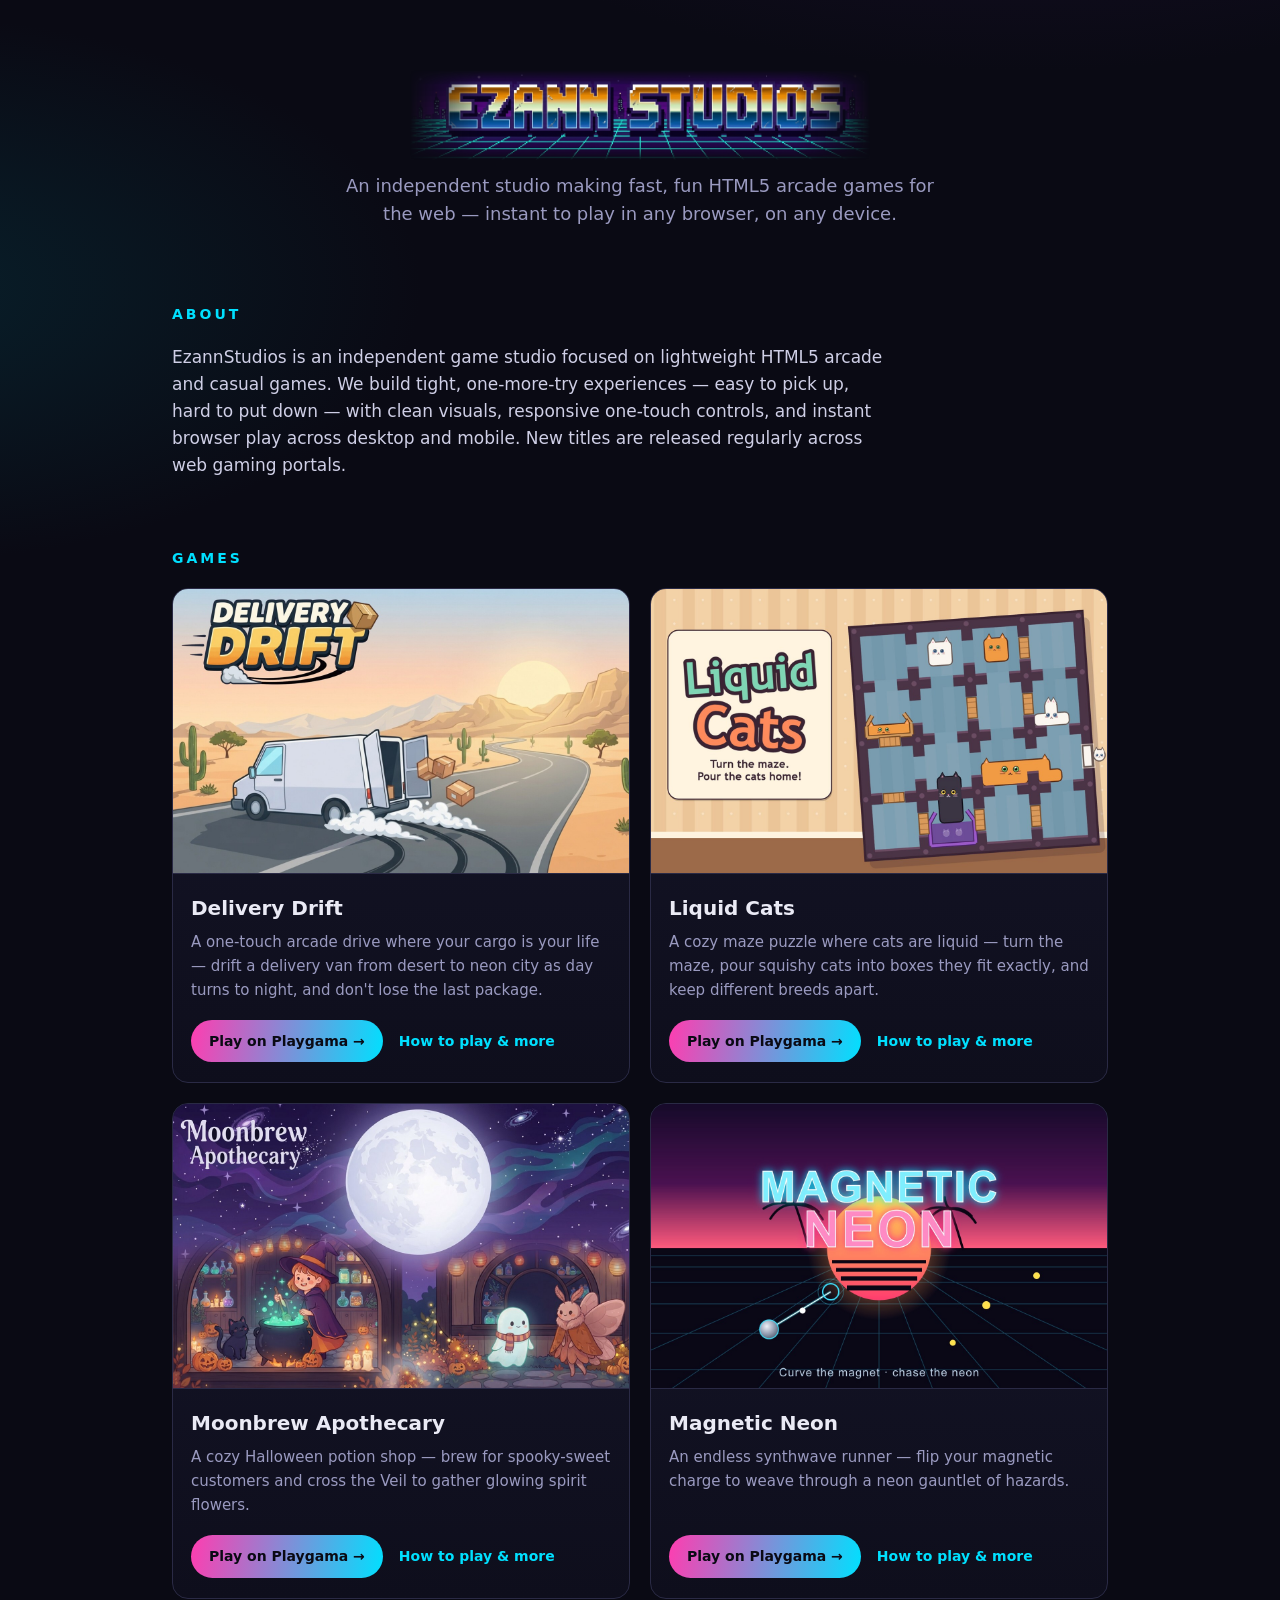
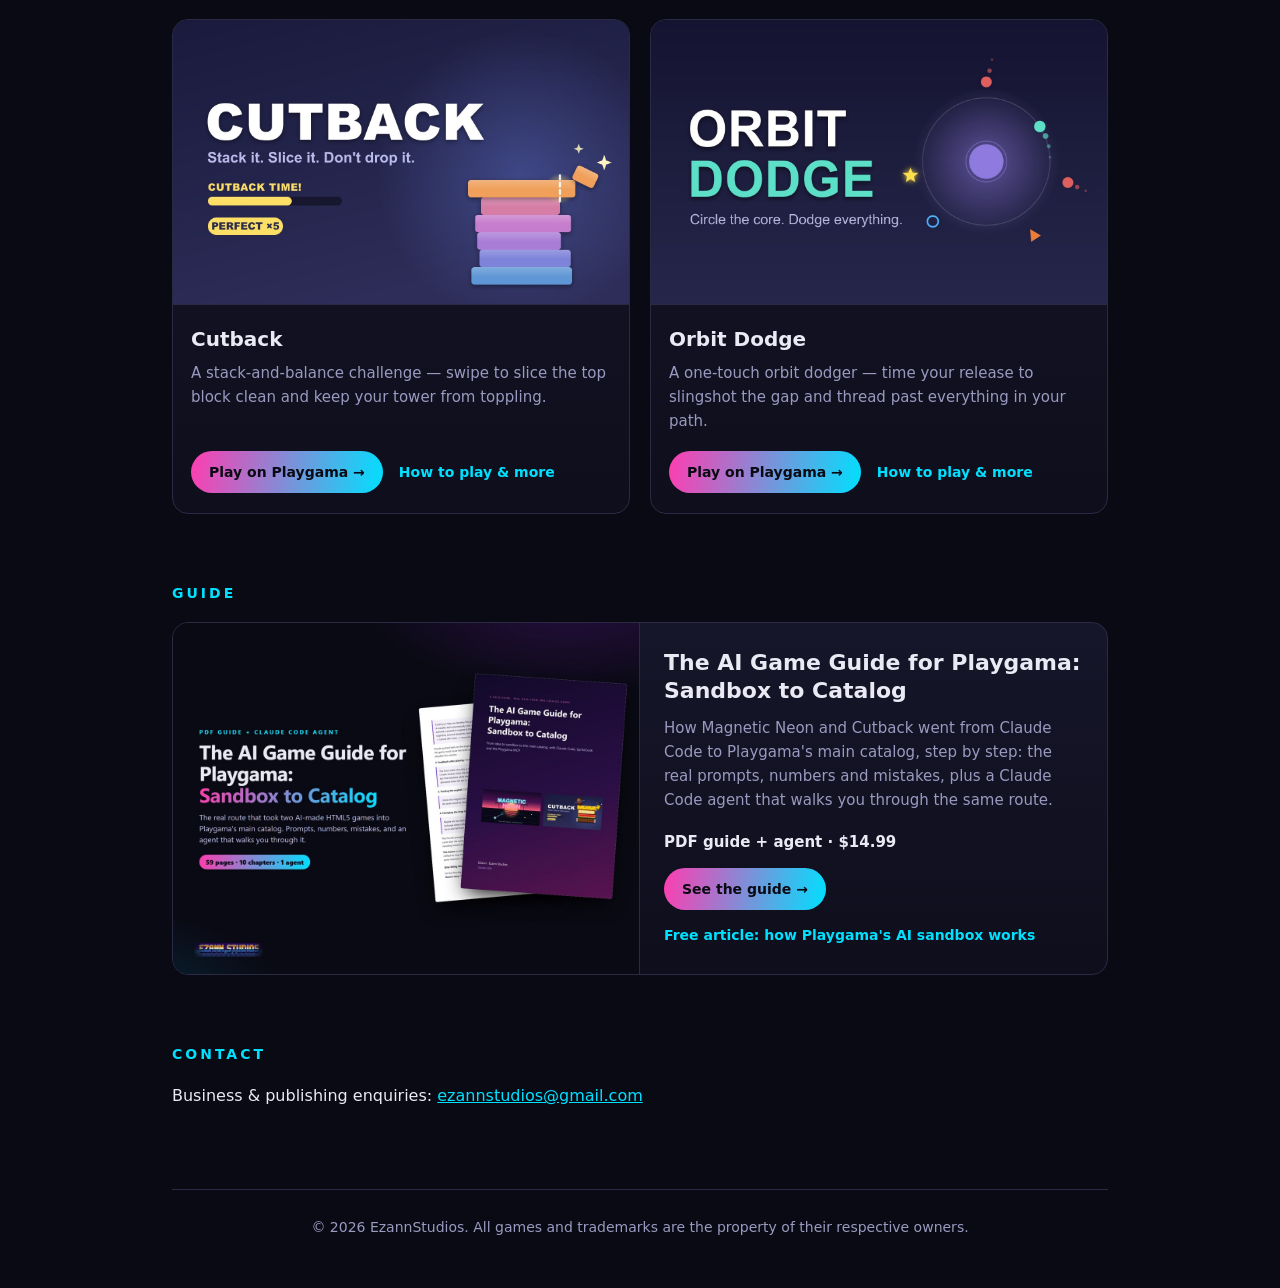
<file: index.html>
<!DOCTYPE html>
<html lang="en">
<head>
  <meta charset="UTF-8" />
  <meta name="viewport" content="width=device-width, initial-scale=1.0" />
  <title>EzannStudios — Free HTML5 Arcade Games to Play in Your Browser</title>
  <meta name="description" content="EzannStudios is an independent studio making fast, fun HTML5 arcade and casual games for the web — instant to play in any browser, on any device." />
  <link rel="canonical" href="https://ezannstudios.github.io/web-games/" />
  <link rel="icon" href="data:image/svg+xml,%3Csvg xmlns='http://www.w3.org/2000/svg' viewBox='0 0 32 32'%3E%3Crect width='32' height='32' fill='%23000000'/%3E%3Ctext x='16' y='17' font-family='Arial,Helvetica,sans-serif' font-size='15' font-weight='bold' fill='%23ffffff' text-anchor='middle' dominant-baseline='central'%3EEZ%3C/text%3E%3C/svg%3E" />
  <meta property="og:type" content="website" />
  <meta property="og:site_name" content="EzannStudios" />
  <meta property="og:title" content="EzannStudios — Free HTML5 Arcade Games" />
  <meta property="og:description" content="Fast, fun HTML5 arcade games you play instantly in any browser: Delivery Drift, Liquid Cats, Moonbrew Apothecary, Magnetic Neon, Cutback and Orbit Dodge." />
  <meta property="og:url" content="https://ezannstudios.github.io/web-games/" />
  <meta property="og:image" content="https://ezannstudios.github.io/web-games/assets/og-games.jpg" />
  <meta property="og:image:width" content="1200" />
  <meta property="og:image:height" content="630" />
  <meta property="og:image:alt" content="EzannStudios logo above six game covers" />
  <meta name="twitter:card" content="summary_large_image" />
  <meta name="twitter:title" content="EzannStudios — Free HTML5 Arcade Games" />
  <meta name="twitter:description" content="Fast, fun HTML5 arcade games you play instantly in any browser: Delivery Drift, Liquid Cats, Moonbrew Apothecary, Magnetic Neon, Cutback and Orbit Dodge." />
  <meta name="twitter:image" content="https://ezannstudios.github.io/web-games/assets/og-games.jpg" />
  <link rel="stylesheet" href="assets/site.css" />
  <script type="application/ld+json">{"@context": "https://schema.org", "@type": "WebSite", "name": "EzannStudios", "url": "https://ezannstudios.github.io/web-games/", "publisher": {"@type": "Organization", "name": "EzannStudios", "url": "https://ezannstudios.github.io/web-games/", "logo": "https://ezannstudios.github.io/web-games/assets/logo.png"}}</script>
  <script type="application/ld+json">{"@context": "https://schema.org", "@type": "ItemList", "itemListElement": [{"@type": "ListItem", "position": 1, "url": "https://ezannstudios.github.io/web-games/delivery-drift/", "name": "Delivery Drift"}, {"@type": "ListItem", "position": 2, "url": "https://ezannstudios.github.io/web-games/liquid-cats/", "name": "Liquid Cats"}, {"@type": "ListItem", "position": 3, "url": "https://ezannstudios.github.io/web-games/moonbrew-apothecary/", "name": "Moonbrew Apothecary"}, {"@type": "ListItem", "position": 4, "url": "https://ezannstudios.github.io/web-games/magnetic-neon/", "name": "Magnetic Neon"}, {"@type": "ListItem", "position": 5, "url": "https://ezannstudios.github.io/web-games/cutback/", "name": "Cutback"}, {"@type": "ListItem", "position": 6, "url": "https://ezannstudios.github.io/web-games/orbit-dodge/", "name": "Orbit Dodge"}]}</script>
</head>
<body>
  <!-- Generated by _build/build_pages.py: edit the GAMES list there, then run it. -->
  <div class="wrap">
    <header class="home">
      <h1><img class="logo" src="assets/logo.png" alt="EzannStudios — HTML5 arcade games" width="900" height="240" /></h1>
      <p class="tagline">An independent studio making fast, fun HTML5 arcade games for the web — instant to play in any browser, on any device.</p>
    </header>

    <main>
      <section class="about">
        <h2>About</h2>
        <p>EzannStudios is an independent game studio focused on lightweight HTML5 arcade and casual games. We build tight, one-more-try experiences — easy to pick up, hard to put down — with clean visuals, responsive one-touch controls, and instant browser play across desktop and mobile. New titles are released regularly across web gaming portals.</p>
      </section>

      <section id="games">
        <h2>Games</h2>
        <div class="games">
          <article class="card">
            <a class="thumb" href="delivery-drift/"><img src="assets/delivery-drift.jpg" alt="Delivery Drift cover art" width="1360" height="850" loading="lazy" /></a>
            <div class="card-body">
              <h3><a href="delivery-drift/">Delivery Drift</a></h3>
              <p>A one-touch arcade drive where your cargo is your life — drift a delivery van from desert to neon city as day turns to night, and don&#x27;t lose the last package.</p>
              <div class="actions">
                <a class="play" href="https://playgama.ai/play/jhdlvwv6o4" target="_blank" rel="noopener">Play on Playgama →</a>
                <a class="more-link" href="delivery-drift/">How to play &amp; more</a>
              </div>
            </div>
          </article>

          <article class="card">
            <a class="thumb" href="liquid-cats/"><img src="assets/liquid-cats.jpg" alt="Liquid Cats cover art" width="1360" height="850" loading="lazy" /></a>
            <div class="card-body">
              <h3><a href="liquid-cats/">Liquid Cats</a></h3>
              <p>A cozy maze puzzle where cats are liquid — turn the maze, pour squishy cats into boxes they fit exactly, and keep different breeds apart.</p>
              <div class="actions">
                <a class="play" href="https://playgama.ai/play/6duereti2h" target="_blank" rel="noopener">Play on Playgama →</a>
                <a class="more-link" href="liquid-cats/">How to play &amp; more</a>
              </div>
            </div>
          </article>

          <article class="card">
            <a class="thumb" href="moonbrew-apothecary/"><img src="assets/moonbrew-apothecary.jpg" alt="Moonbrew Apothecary cover art" width="1360" height="850" loading="lazy" /></a>
            <div class="card-body">
              <h3><a href="moonbrew-apothecary/">Moonbrew Apothecary</a></h3>
              <p>A cozy Halloween potion shop — brew for spooky-sweet customers and cross the Veil to gather glowing spirit flowers.</p>
              <div class="actions">
                <a class="play" href="https://playgama.ai/play/h7rsoeyvfn" target="_blank" rel="noopener">Play on Playgama →</a>
                <a class="more-link" href="moonbrew-apothecary/">How to play &amp; more</a>
              </div>
            </div>
          </article>

          <article class="card">
            <a class="thumb" href="magnetic-neon/"><img src="assets/magnetic-neon.jpg" alt="Magnetic Neon cover art" width="1360" height="850" loading="lazy" /></a>
            <div class="card-body">
              <h3><a href="magnetic-neon/">Magnetic Neon</a></h3>
              <p>An endless synthwave runner — flip your magnetic charge to weave through a neon gauntlet of hazards.</p>
              <div class="actions">
                <a class="play" href="https://playgama.com/game/magnetic-neon?clid=p_86062e56-72cf-4a58-b19b-1f9aac66ab14" target="_blank" rel="noopener">Play on Playgama →</a>
                <a class="more-link" href="magnetic-neon/">How to play &amp; more</a>
              </div>
            </div>
          </article>

          <article class="card">
            <a class="thumb" href="cutback/"><img src="assets/cutback.jpg" alt="Cutback cover art" width="1360" height="850" loading="lazy" /></a>
            <div class="card-body">
              <h3><a href="cutback/">Cutback</a></h3>
              <p>A stack-and-balance challenge — swipe to slice the top block clean and keep your tower from toppling.</p>
              <div class="actions">
                <a class="play" href="https://playgama.com/game/cutback?clid=p_86062e56-72cf-4a58-b19b-1f9aac66ab14" target="_blank" rel="noopener">Play on Playgama →</a>
                <a class="more-link" href="cutback/">How to play &amp; more</a>
              </div>
            </div>
          </article>

          <article class="card">
            <a class="thumb" href="orbit-dodge/"><img src="assets/orbit-dodge.jpg" alt="Orbit Dodge cover art" width="1360" height="850" loading="lazy" /></a>
            <div class="card-body">
              <h3><a href="orbit-dodge/">Orbit Dodge</a></h3>
              <p>A one-touch orbit dodger — time your release to slingshot the gap and thread past everything in your path.</p>
              <div class="actions">
                <a class="play" href="https://playgama.com/game/orbit-dodge?clid=p_86062e56-72cf-4a58-b19b-1f9aac66ab14" target="_blank" rel="noopener">Play on Playgama →</a>
                <a class="more-link" href="orbit-dodge/">How to play &amp; more</a>
              </div>
            </div>
          </article>
        </div>
      </section>

      <section id="guide">
        <h2>Guide</h2>
        <article class="card guide-card">
          <a class="thumb" href="guide/"><img src="guide/assets/guide-card.jpg" alt="The AI Game Guide for Playgama: Sandbox to Catalog" width="1200" height="900" loading="lazy" /></a>
          <div class="card-body">
            <h3><a href="guide/">The AI Game Guide for Playgama: Sandbox to Catalog</a></h3>
            <p>How Magnetic Neon and Cutback went from Claude Code to Playgama&#x27;s main catalog, step by step: the real prompts, numbers and mistakes, plus a Claude Code agent that walks you through the same route.</p>
            <p class="price">PDF guide + agent · $14.99</p>
            <div class="actions">
              <a class="play" href="guide/">See the guide →</a>
            </div>
            <p class="free-link"><a href="playgama-ai-sandbox/">Free article: how Playgama&#x27;s AI sandbox works</a></p>
          </div>
        </article>
      </section>

      <section class="contact">
        <h2>Contact</h2>
        <p>Business &amp; publishing enquiries: <a href="mailto:ezannstudios@gmail.com">ezannstudios@gmail.com</a></p>
      </section>
    </main>

    <footer>
      &copy; <span id="year">2026</span> EzannStudios. All games and trademarks are the property of their respective owners.
    </footer>
  </div>

  <script>
    // Keep the footer year current (the only script on the page — no ads, no trackers).
    document.getElementById("year").textContent = new Date().getFullYear();
  </script>
</body>
</html>
</file>
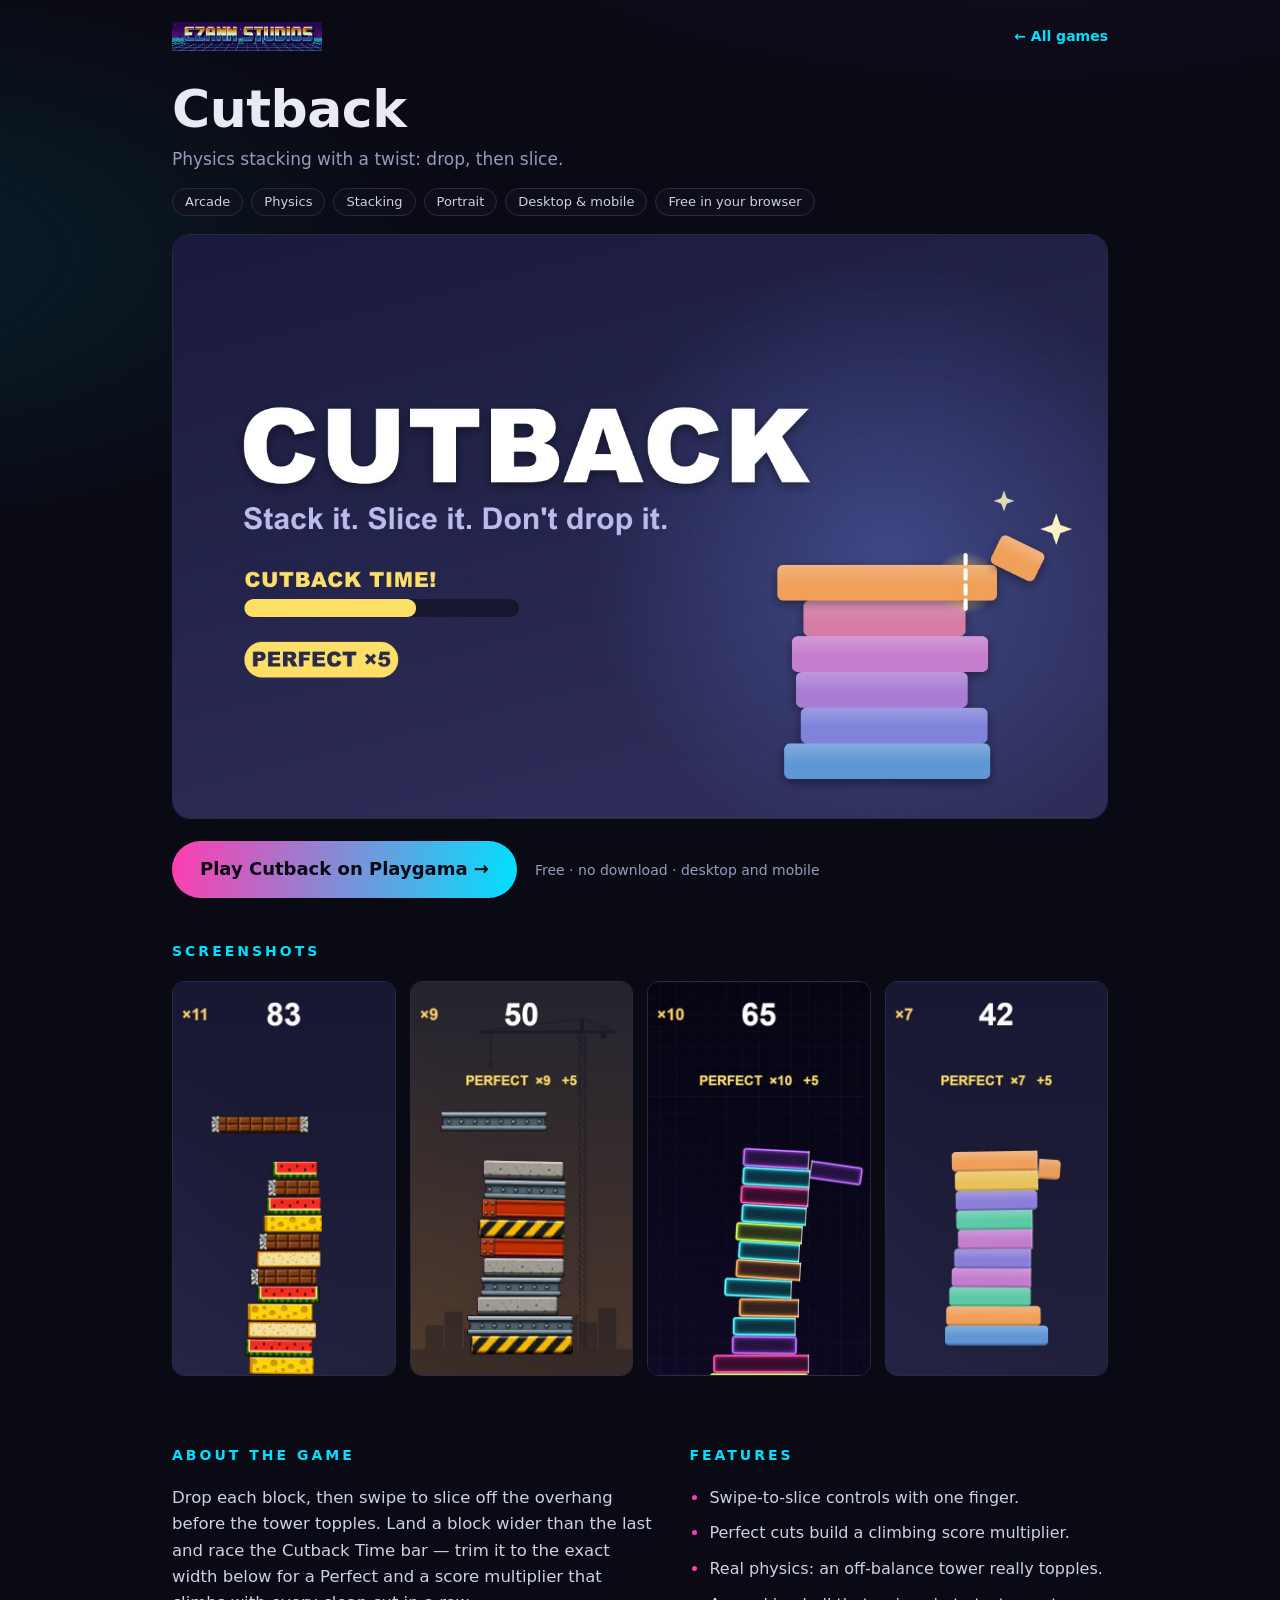
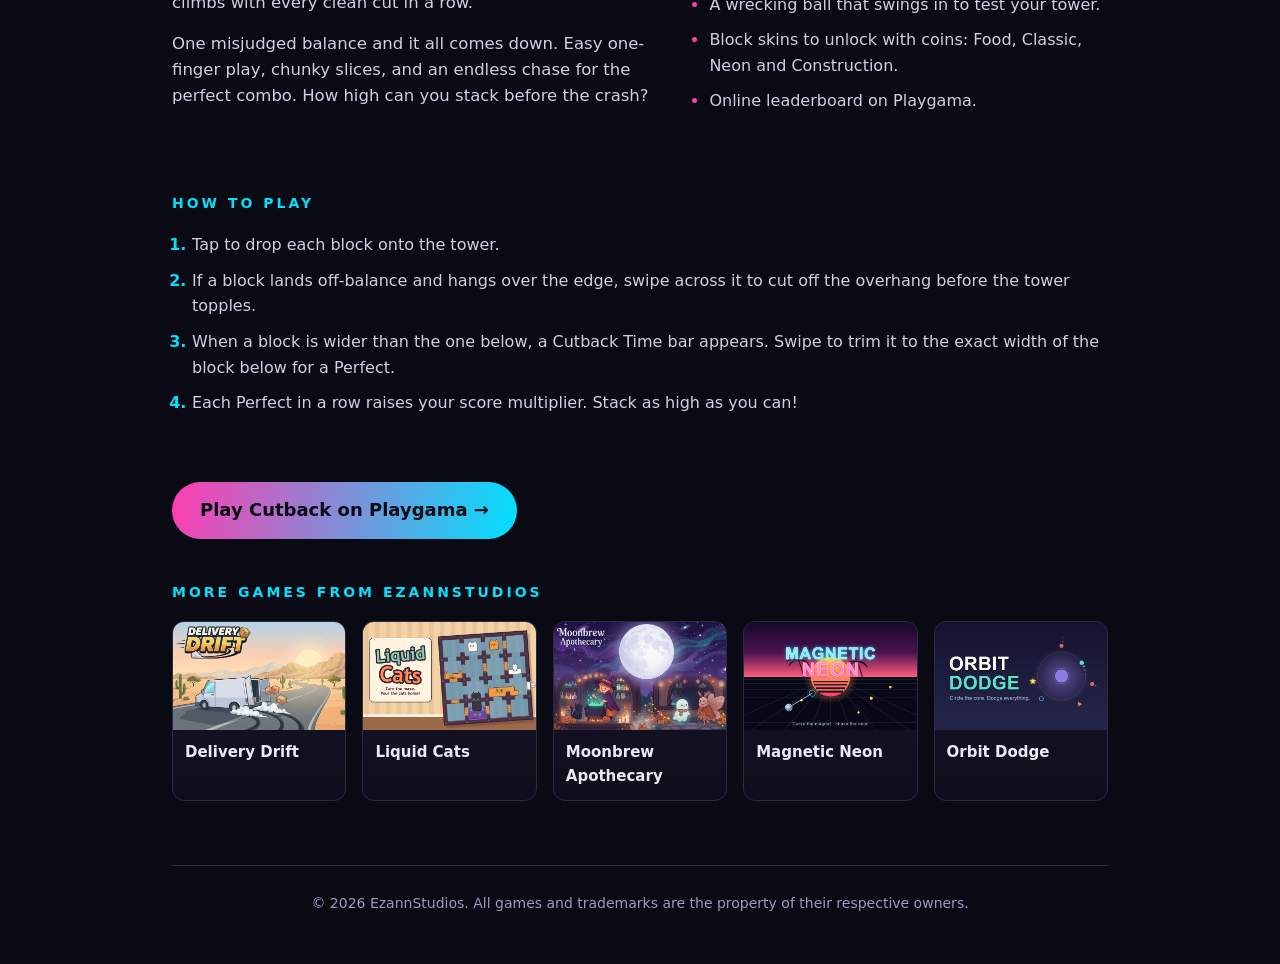
<file: cutback/index.html>
<!DOCTYPE html>
<html lang="en">
<head>
  <meta charset="UTF-8" />
  <meta name="viewport" content="width=device-width, initial-scale=1.0" />
  <title>Cutback — Free Physics Stacking Game</title>
  <meta name="description" content="Play Cutback free in your browser: a physics stacking game. Drop each block, swipe to slice off the overhang and chase perfect-cut combos." />
  <link rel="canonical" href="https://ezannstudios.github.io/web-games/cutback/" />
  <link rel="icon" href="data:image/svg+xml,%3Csvg xmlns='http://www.w3.org/2000/svg' viewBox='0 0 32 32'%3E%3Crect width='32' height='32' fill='%23000000'/%3E%3Ctext x='16' y='17' font-family='Arial,Helvetica,sans-serif' font-size='15' font-weight='bold' fill='%23ffffff' text-anchor='middle' dominant-baseline='central'%3EEZ%3C/text%3E%3C/svg%3E" />
  <meta property="og:type" content="website" />
  <meta property="og:site_name" content="EzannStudios" />
  <meta property="og:title" content="Cutback — Free Physics Stacking Game" />
  <meta property="og:description" content="Play Cutback free in your browser: a physics stacking game. Drop each block, swipe to slice off the overhang and chase perfect-cut combos." />
  <meta property="og:url" content="https://ezannstudios.github.io/web-games/cutback/" />
  <meta property="og:image" content="https://ezannstudios.github.io/web-games/assets/cutback.jpg" />
  <meta property="og:image:width" content="1360" />
  <meta property="og:image:height" content="850" />
  <meta property="og:image:alt" content="Cutback cover art" />
  <meta name="twitter:card" content="summary_large_image" />
  <meta name="twitter:title" content="Cutback — Free Physics Stacking Game" />
  <meta name="twitter:description" content="Play Cutback free in your browser: a physics stacking game. Drop each block, swipe to slice off the overhang and chase perfect-cut combos." />
  <meta name="twitter:image" content="https://ezannstudios.github.io/web-games/assets/cutback.jpg" />
  <link rel="stylesheet" href="../assets/site.css" />
  <script type="application/ld+json">{"@context": "https://schema.org", "@type": "VideoGame", "name": "Cutback", "url": "https://ezannstudios.github.io/web-games/cutback/", "description": "Play Cutback free in your browser: a physics stacking game. Drop each block, swipe to slice off the overhang and chase perfect-cut combos.", "image": "https://ezannstudios.github.io/web-games/assets/cutback.jpg", "genre": ["Arcade", "Physics", "Stacking"], "gamePlatform": ["Web browser", "Desktop", "Mobile"], "applicationCategory": "Game", "operatingSystem": "Any (web browser)", "playMode": "SinglePlayer", "isAccessibleForFree": true, "inLanguage": "en", "author": {"@type": "Organization", "name": "EzannStudios", "url": "https://ezannstudios.github.io/web-games/", "logo": "https://ezannstudios.github.io/web-games/assets/logo.png"}, "publisher": {"@type": "Organization", "name": "EzannStudios", "url": "https://ezannstudios.github.io/web-games/", "logo": "https://ezannstudios.github.io/web-games/assets/logo.png"}, "offers": {"@type": "Offer", "price": "0", "priceCurrency": "USD", "url": "https://playgama.com/game/cutback?clid=p_86062e56-72cf-4a58-b19b-1f9aac66ab14"}, "screenshot": ["https://ezannstudios.github.io/web-games/assets/shots/cutback-1.jpg", "https://ezannstudios.github.io/web-games/assets/shots/cutback-2.jpg", "https://ezannstudios.github.io/web-games/assets/shots/cutback-3.jpg", "https://ezannstudios.github.io/web-games/assets/shots/cutback-4.jpg"]}</script>
  <script type="application/ld+json">{"@context": "https://schema.org", "@type": "BreadcrumbList", "itemListElement": [{"@type": "ListItem", "position": 1, "name": "Games", "item": "https://ezannstudios.github.io/web-games/"}, {"@type": "ListItem", "position": 2, "name": "Cutback", "item": "https://ezannstudios.github.io/web-games/cutback/"}]}</script>
</head>
<body>
  <div class="wrap">
    <nav class="topbar" aria-label="Site">
      <a class="home-logo" href="../"><img src="../assets/logo.png" alt="EzannStudios home" width="900" height="240" /></a>
      <a class="back" href="../#games">← All games</a>
    </nav>

    <main>
      <header class="game-head">
        <h1>Cutback</h1>
        <p class="sub">Physics stacking with a twist: drop, then slice.</p>
        <ul class="chips"><li>Arcade</li><li>Physics</li><li>Stacking</li><li>Portrait</li><li>Desktop &amp; mobile</li><li>Free in your browser</li></ul>
      </header>

      <div class="hero"><img src="../assets/cutback.jpg" alt="Cutback cover art" width="1360" height="850" fetchpriority="high" /></div>

      <div class="cta">
        <a class="play big" href="https://playgama.com/game/cutback?clid=p_86062e56-72cf-4a58-b19b-1f9aac66ab14" target="_blank" rel="noopener">Play Cutback on Playgama →</a>
        <span class="note">Free · no download · desktop and mobile</span>
      </div>

      <section>
        <h2>Screenshots</h2>
        <div class="shots portrait">
          <a href="../assets/shots/cutback-1.jpg" target="_blank" rel="noopener"><img src="../assets/shots/cutback-1.jpg" alt="Cutback with the Food skin: a tower of bread, chocolate, melon and cheese blocks" width="450" height="800" loading="lazy" /></a>
          <a href="../assets/shots/cutback-2.jpg" target="_blank" rel="noopener"><img src="../assets/shots/cutback-2.jpg" alt="Cutback with the Construction skin: a Perfect cut on a steel and concrete tower" width="450" height="800" loading="lazy" /></a>
          <a href="../assets/shots/cutback-3.jpg" target="_blank" rel="noopener"><img src="../assets/shots/cutback-3.jpg" alt="Cutback with the Neon skin: a sliced-off piece falls from the tower" width="450" height="800" loading="lazy" /></a>
          <a href="../assets/shots/cutback-4.jpg" target="_blank" rel="noopener"><img src="../assets/shots/cutback-4.jpg" alt="Cutback with the Classic skin: a Perfect streak building the multiplier" width="450" height="800" loading="lazy" /></a>
        </div>
      </section>

      <div class="cols">
        <section class="prose">
          <h2>About the game</h2>
          <p>Drop each block, then swipe to slice off the overhang before the tower topples. Land a block wider than the last and race the Cutback Time bar — trim it to the exact width below for a Perfect and a score multiplier that climbs with every clean cut in a row.</p>
          <p>One misjudged balance and it all comes down. Easy one-finger play, chunky slices, and an endless chase for the perfect combo. How high can you stack before the crash?</p>
        </section>
        <section>
          <h2>Features</h2>
          <ul class="features">
            <li>Swipe-to-slice controls with one finger.</li>
            <li>Perfect cuts build a climbing score multiplier.</li>
            <li>Real physics: an off-balance tower really topples.</li>
            <li>A wrecking ball that swings in to test your tower.</li>
            <li>Block skins to unlock with coins: Food, Classic, Neon and Construction.</li>
            <li>Online leaderboard on Playgama.</li>
          </ul>
        </section>
      </div>

      <section>
        <h2>How to play</h2>
          <ol class="steps">
            <li>Tap to drop each block onto the tower.</li>
            <li>If a block lands off-balance and hangs over the edge, swipe across it to cut off the overhang before the tower topples.</li>
            <li>When a block is wider than the one below, a Cutback Time bar appears. Swipe to trim it to the exact width of the block below for a Perfect.</li>
            <li>Each Perfect in a row raises your score multiplier. Stack as high as you can!</li>
          </ol>
      </section>

      <div class="cta">
        <a class="play big" href="https://playgama.com/game/cutback?clid=p_86062e56-72cf-4a58-b19b-1f9aac66ab14" target="_blank" rel="noopener">Play Cutback on Playgama →</a>
      </div>

      <section>
        <h2>More games from EzannStudios</h2>
        <div class="more-games">
        <a class="mini" href="../delivery-drift/"><img src="../assets/delivery-drift.jpg" alt="Delivery Drift cover art" width="1360" height="850" loading="lazy" /><span>Delivery Drift</span></a>
        <a class="mini" href="../liquid-cats/"><img src="../assets/liquid-cats.jpg" alt="Liquid Cats cover art" width="1360" height="850" loading="lazy" /><span>Liquid Cats</span></a>
        <a class="mini" href="../moonbrew-apothecary/"><img src="../assets/moonbrew-apothecary.jpg" alt="Moonbrew Apothecary cover art" width="1360" height="850" loading="lazy" /><span>Moonbrew Apothecary</span></a>
        <a class="mini" href="../magnetic-neon/"><img src="../assets/magnetic-neon.jpg" alt="Magnetic Neon cover art" width="1360" height="850" loading="lazy" /><span>Magnetic Neon</span></a>
        <a class="mini" href="../orbit-dodge/"><img src="../assets/orbit-dodge.jpg" alt="Orbit Dodge cover art" width="1360" height="850" loading="lazy" /><span>Orbit Dodge</span></a>
        </div>
      </section>
    </main>

    <footer>
      &copy; <span id="year">2026</span> EzannStudios. All games and trademarks are the property of their respective owners.
    </footer>
  </div>

  <script>
    // Keep the footer year current (the only script on the page — no ads, no trackers).
    document.getElementById("year").textContent = new Date().getFullYear();
  </script>
</body>
</html>
</file>
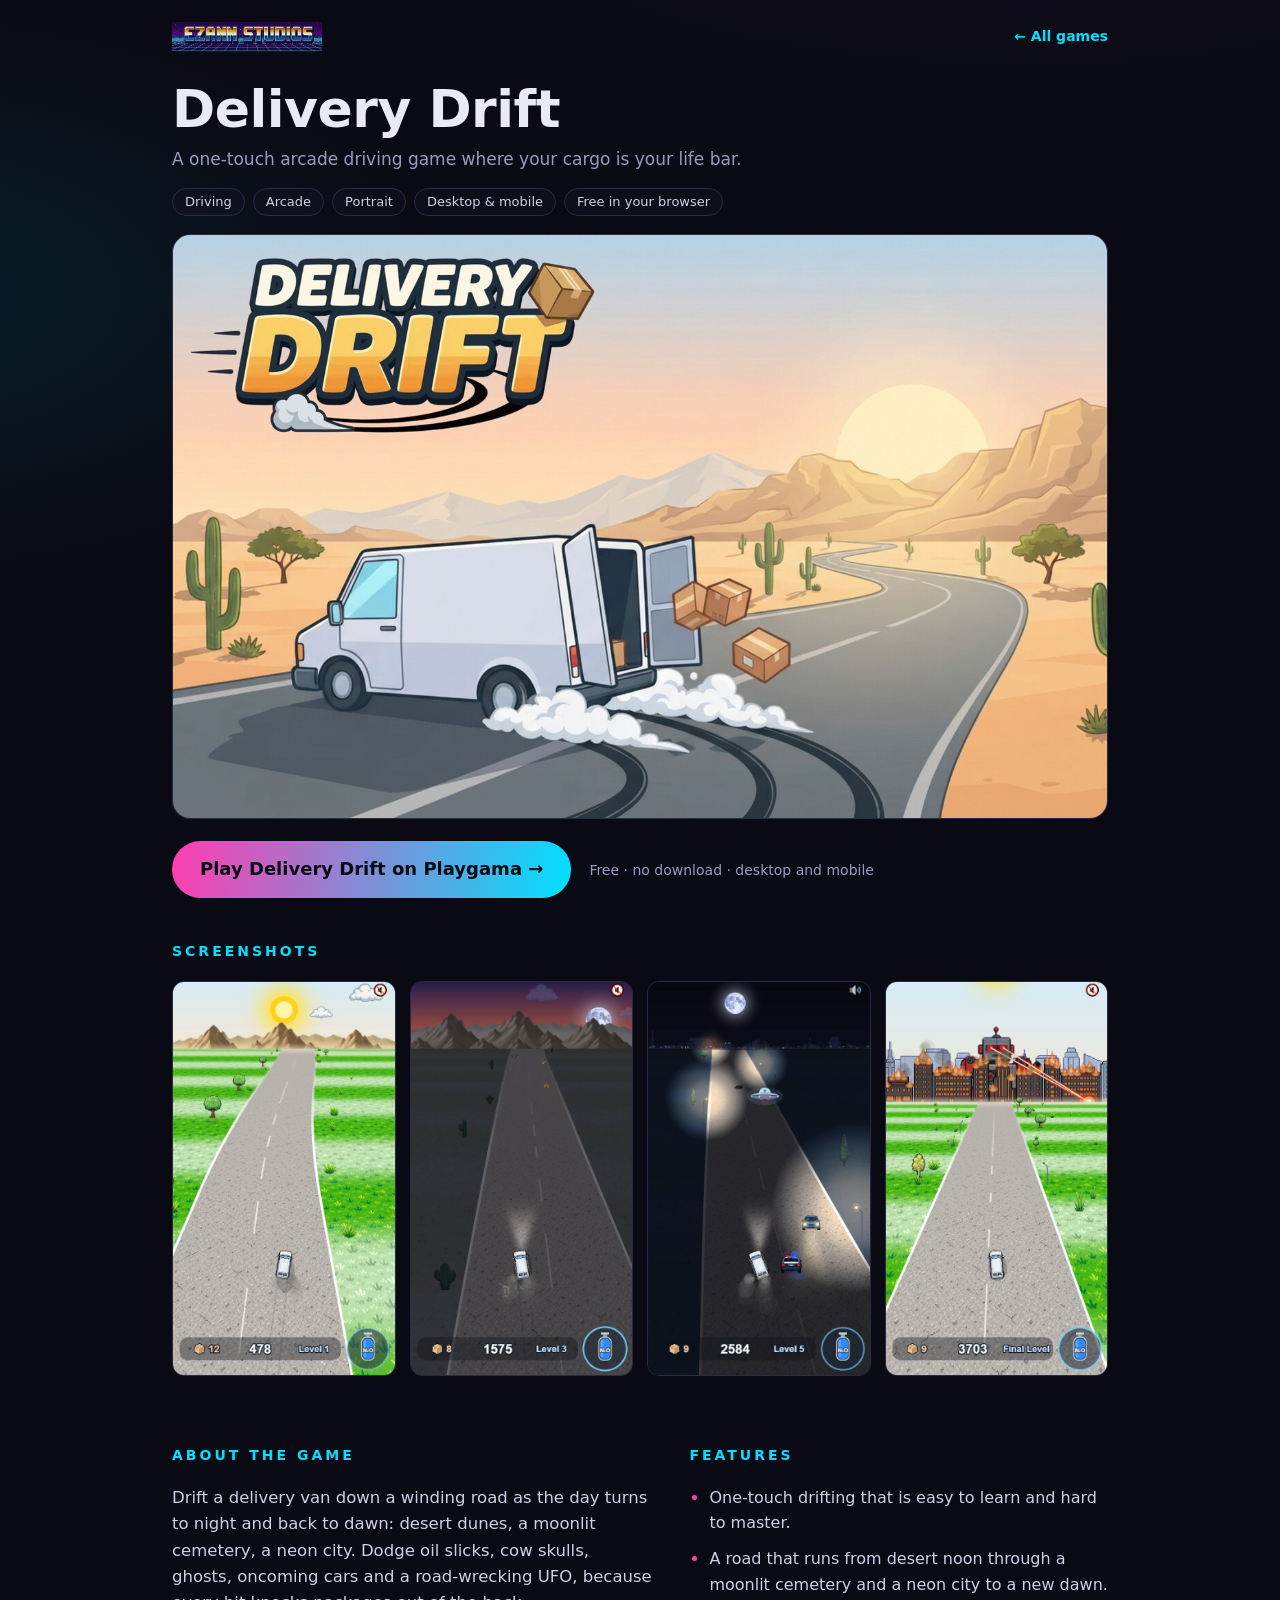
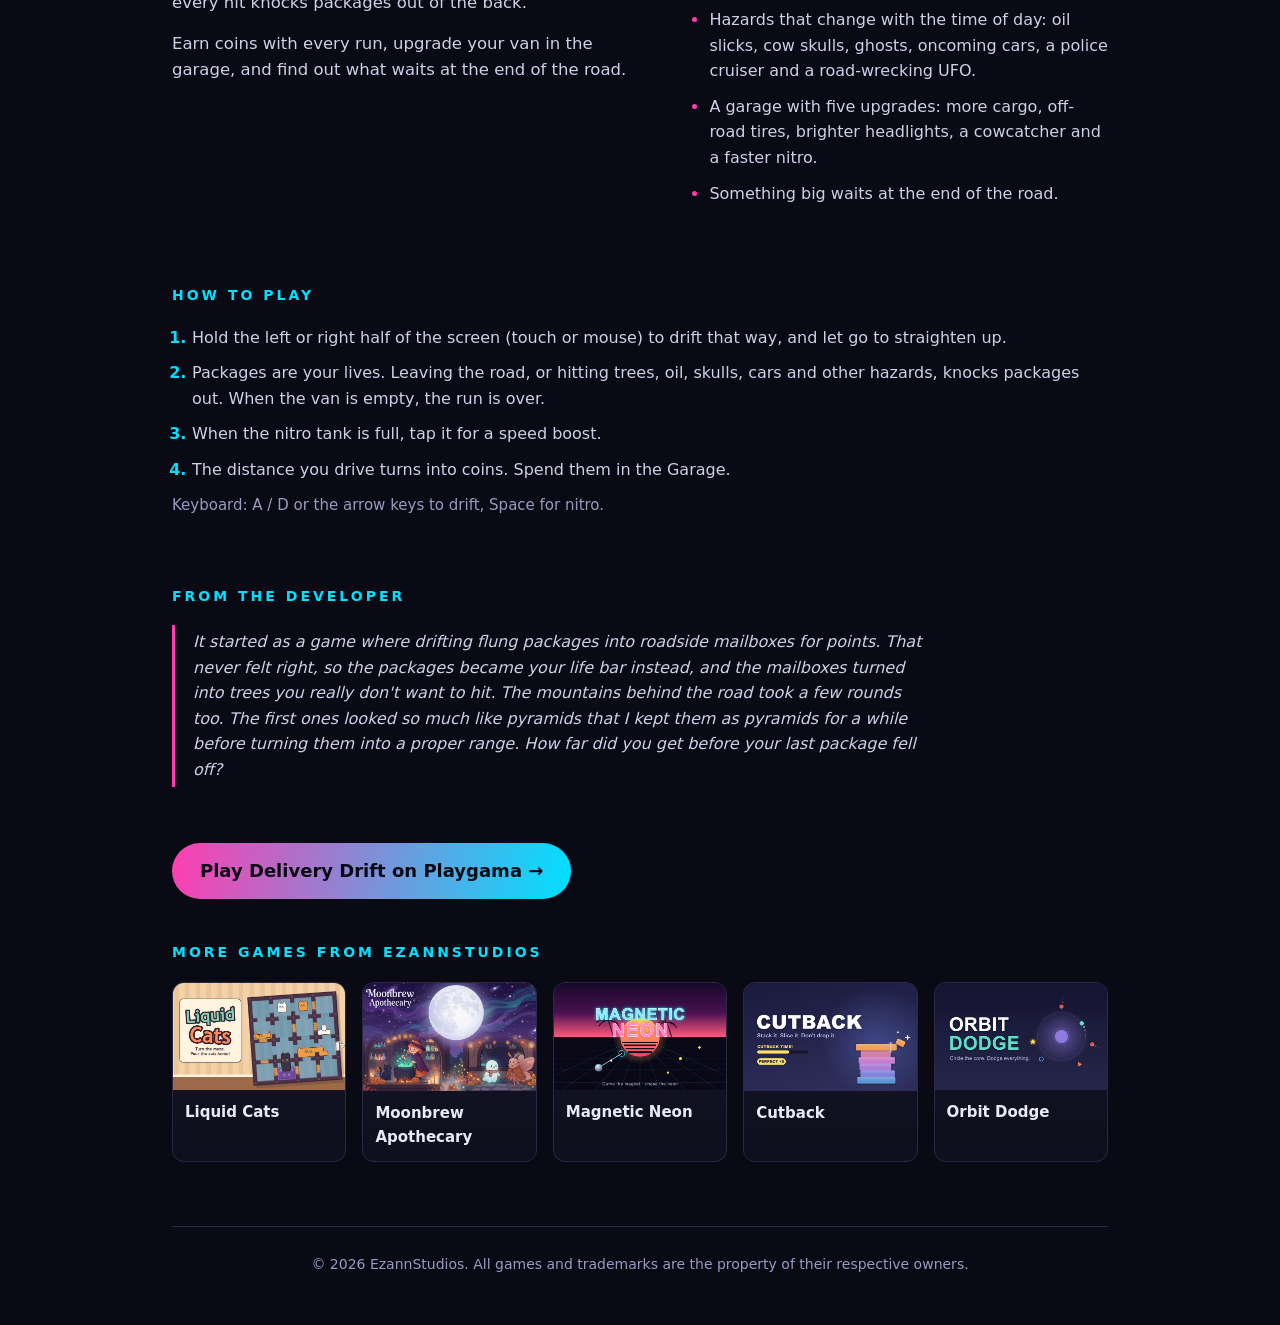
<file: delivery-drift/index.html>
<!DOCTYPE html>
<html lang="en">
<head>
  <meta charset="UTF-8" />
  <meta name="viewport" content="width=device-width, initial-scale=1.0" />
  <title>Delivery Drift — Free Online Driving Game</title>
  <meta name="description" content="Play Delivery Drift free in your browser: a one-touch arcade driving game where your cargo is your life. Drift from desert to neon city and upgrade your van." />
  <link rel="canonical" href="https://ezannstudios.github.io/web-games/delivery-drift/" />
  <link rel="icon" href="data:image/svg+xml,%3Csvg xmlns='http://www.w3.org/2000/svg' viewBox='0 0 32 32'%3E%3Crect width='32' height='32' fill='%23000000'/%3E%3Ctext x='16' y='17' font-family='Arial,Helvetica,sans-serif' font-size='15' font-weight='bold' fill='%23ffffff' text-anchor='middle' dominant-baseline='central'%3EEZ%3C/text%3E%3C/svg%3E" />
  <meta property="og:type" content="website" />
  <meta property="og:site_name" content="EzannStudios" />
  <meta property="og:title" content="Delivery Drift — Free Online Driving Game" />
  <meta property="og:description" content="Play Delivery Drift free in your browser: a one-touch arcade driving game where your cargo is your life. Drift from desert to neon city and upgrade your van." />
  <meta property="og:url" content="https://ezannstudios.github.io/web-games/delivery-drift/" />
  <meta property="og:image" content="https://ezannstudios.github.io/web-games/assets/delivery-drift.jpg" />
  <meta property="og:image:width" content="1360" />
  <meta property="og:image:height" content="850" />
  <meta property="og:image:alt" content="Delivery Drift cover art" />
  <meta name="twitter:card" content="summary_large_image" />
  <meta name="twitter:title" content="Delivery Drift — Free Online Driving Game" />
  <meta name="twitter:description" content="Play Delivery Drift free in your browser: a one-touch arcade driving game where your cargo is your life. Drift from desert to neon city and upgrade your van." />
  <meta name="twitter:image" content="https://ezannstudios.github.io/web-games/assets/delivery-drift.jpg" />
  <link rel="stylesheet" href="../assets/site.css" />
  <script type="application/ld+json">{"@context": "https://schema.org", "@type": "VideoGame", "name": "Delivery Drift", "url": "https://ezannstudios.github.io/web-games/delivery-drift/", "description": "Play Delivery Drift free in your browser: a one-touch arcade driving game where your cargo is your life. Drift from desert to neon city and upgrade your van.", "image": "https://ezannstudios.github.io/web-games/assets/delivery-drift.jpg", "genre": ["Driving", "Arcade"], "gamePlatform": ["Web browser", "Desktop", "Mobile"], "applicationCategory": "Game", "operatingSystem": "Any (web browser)", "playMode": "SinglePlayer", "isAccessibleForFree": true, "inLanguage": "en", "author": {"@type": "Organization", "name": "EzannStudios", "url": "https://ezannstudios.github.io/web-games/", "logo": "https://ezannstudios.github.io/web-games/assets/logo.png"}, "publisher": {"@type": "Organization", "name": "EzannStudios", "url": "https://ezannstudios.github.io/web-games/", "logo": "https://ezannstudios.github.io/web-games/assets/logo.png"}, "offers": {"@type": "Offer", "price": "0", "priceCurrency": "USD", "url": "https://playgama.ai/play/jhdlvwv6o4"}, "screenshot": ["https://ezannstudios.github.io/web-games/assets/shots/delivery-drift-1.jpg", "https://ezannstudios.github.io/web-games/assets/shots/delivery-drift-2.jpg", "https://ezannstudios.github.io/web-games/assets/shots/delivery-drift-3.jpg", "https://ezannstudios.github.io/web-games/assets/shots/delivery-drift-4.jpg"]}</script>
  <script type="application/ld+json">{"@context": "https://schema.org", "@type": "BreadcrumbList", "itemListElement": [{"@type": "ListItem", "position": 1, "name": "Games", "item": "https://ezannstudios.github.io/web-games/"}, {"@type": "ListItem", "position": 2, "name": "Delivery Drift", "item": "https://ezannstudios.github.io/web-games/delivery-drift/"}]}</script>
</head>
<body>
  <div class="wrap">
    <nav class="topbar" aria-label="Site">
      <a class="home-logo" href="../"><img src="../assets/logo.png" alt="EzannStudios home" width="900" height="240" /></a>
      <a class="back" href="../#games">← All games</a>
    </nav>

    <main>
      <header class="game-head">
        <h1>Delivery Drift</h1>
        <p class="sub">A one-touch arcade driving game where your cargo is your life bar.</p>
        <ul class="chips"><li>Driving</li><li>Arcade</li><li>Portrait</li><li>Desktop &amp; mobile</li><li>Free in your browser</li></ul>
      </header>

      <div class="hero"><img src="../assets/delivery-drift.jpg" alt="Delivery Drift cover art" width="1360" height="850" fetchpriority="high" /></div>

      <div class="cta">
        <a class="play big" href="https://playgama.ai/play/jhdlvwv6o4" target="_blank" rel="noopener">Play Delivery Drift on Playgama →</a>
        <span class="note">Free · no download · desktop and mobile</span>
      </div>

      <section>
        <h2>Screenshots</h2>
        <div class="shots portrait">
          <a href="../assets/shots/delivery-drift-1.jpg" target="_blank" rel="noopener"><img src="../assets/shots/delivery-drift-1.jpg" alt="Delivery Drift gameplay: the van drifts down a country road, leaving skid marks" width="540" height="960" loading="lazy" /></a>
          <a href="../assets/shots/delivery-drift-2.jpg" target="_blank" rel="noopener"><img src="../assets/shots/delivery-drift-2.jpg" alt="Delivery Drift at dusk: the moon rises over the desert road" width="540" height="960" loading="lazy" /></a>
          <a href="../assets/shots/delivery-drift-3.jpg" target="_blank" rel="noopener"><img src="../assets/shots/delivery-drift-3.jpg" alt="Delivery Drift in the night city: a UFO hovers over the road as a police car pulls alongside the van" width="540" height="960" loading="lazy" /></a>
          <a href="../assets/shots/delivery-drift-4.jpg" target="_blank" rel="noopener"><img src="../assets/shots/delivery-drift-4.jpg" alt="Delivery Drift finale: a giant robot fires its eye beams over the burning city" width="540" height="960" loading="lazy" /></a>
        </div>
      </section>

      <div class="cols">
        <section class="prose">
          <h2>About the game</h2>
          <p>Drift a delivery van down a winding road as the day turns to night and back to dawn: desert dunes, a moonlit cemetery, a neon city. Dodge oil slicks, cow skulls, ghosts, oncoming cars and a road-wrecking UFO, because every hit knocks packages out of the back.</p>
          <p>Earn coins with every run, upgrade your van in the garage, and find out what waits at the end of the road.</p>
        </section>
        <section>
          <h2>Features</h2>
          <ul class="features">
            <li>One-touch drifting that is easy to learn and hard to master.</li>
            <li>A road that runs from desert noon through a moonlit cemetery and a neon city to a new dawn.</li>
            <li>Hazards that change with the time of day: oil slicks, cow skulls, ghosts, oncoming cars, a police cruiser and a road-wrecking UFO.</li>
            <li>A garage with five upgrades: more cargo, off-road tires, brighter headlights, a cowcatcher and a faster nitro.</li>
            <li>Something big waits at the end of the road.</li>
          </ul>
        </section>
      </div>

      <section>
        <h2>How to play</h2>
          <ol class="steps">
            <li>Hold the left or right half of the screen (touch or mouse) to drift that way, and let go to straighten up.</li>
            <li>Packages are your lives. Leaving the road, or hitting trees, oil, skulls, cars and other hazards, knocks packages out. When the van is empty, the run is over.</li>
            <li>When the nitro tank is full, tap it for a speed boost.</li>
            <li>The distance you drive turns into coins. Spend them in the Garage.</li>
          </ol>
          <p class="keys">Keyboard: A / D or the arrow keys to drift, Space for nitro.</p>
      </section>

      <section>
        <h2>From the developer</h2>
        <p class="story">It started as a game where drifting flung packages into roadside mailboxes for points. That never felt right, so the packages became your life bar instead, and the mailboxes turned into trees you really don&#x27;t want to hit. The mountains behind the road took a few rounds too. The first ones looked so much like pyramids that I kept them as pyramids for a while before turning them into a proper range. How far did you get before your last package fell off?</p>
      </section>

      <div class="cta">
        <a class="play big" href="https://playgama.ai/play/jhdlvwv6o4" target="_blank" rel="noopener">Play Delivery Drift on Playgama →</a>
      </div>

      <section>
        <h2>More games from EzannStudios</h2>
        <div class="more-games">
        <a class="mini" href="../liquid-cats/"><img src="../assets/liquid-cats.jpg" alt="Liquid Cats cover art" width="1360" height="850" loading="lazy" /><span>Liquid Cats</span></a>
        <a class="mini" href="../moonbrew-apothecary/"><img src="../assets/moonbrew-apothecary.jpg" alt="Moonbrew Apothecary cover art" width="1360" height="850" loading="lazy" /><span>Moonbrew Apothecary</span></a>
        <a class="mini" href="../magnetic-neon/"><img src="../assets/magnetic-neon.jpg" alt="Magnetic Neon cover art" width="1360" height="850" loading="lazy" /><span>Magnetic Neon</span></a>
        <a class="mini" href="../cutback/"><img src="../assets/cutback.jpg" alt="Cutback cover art" width="1360" height="850" loading="lazy" /><span>Cutback</span></a>
        <a class="mini" href="../orbit-dodge/"><img src="../assets/orbit-dodge.jpg" alt="Orbit Dodge cover art" width="1360" height="850" loading="lazy" /><span>Orbit Dodge</span></a>
        </div>
      </section>
    </main>

    <footer>
      &copy; <span id="year">2026</span> EzannStudios. All games and trademarks are the property of their respective owners.
    </footer>
  </div>

  <script>
    // Keep the footer year current (the only script on the page — no ads, no trackers).
    document.getElementById("year").textContent = new Date().getFullYear();
  </script>
</body>
</html>
</file>
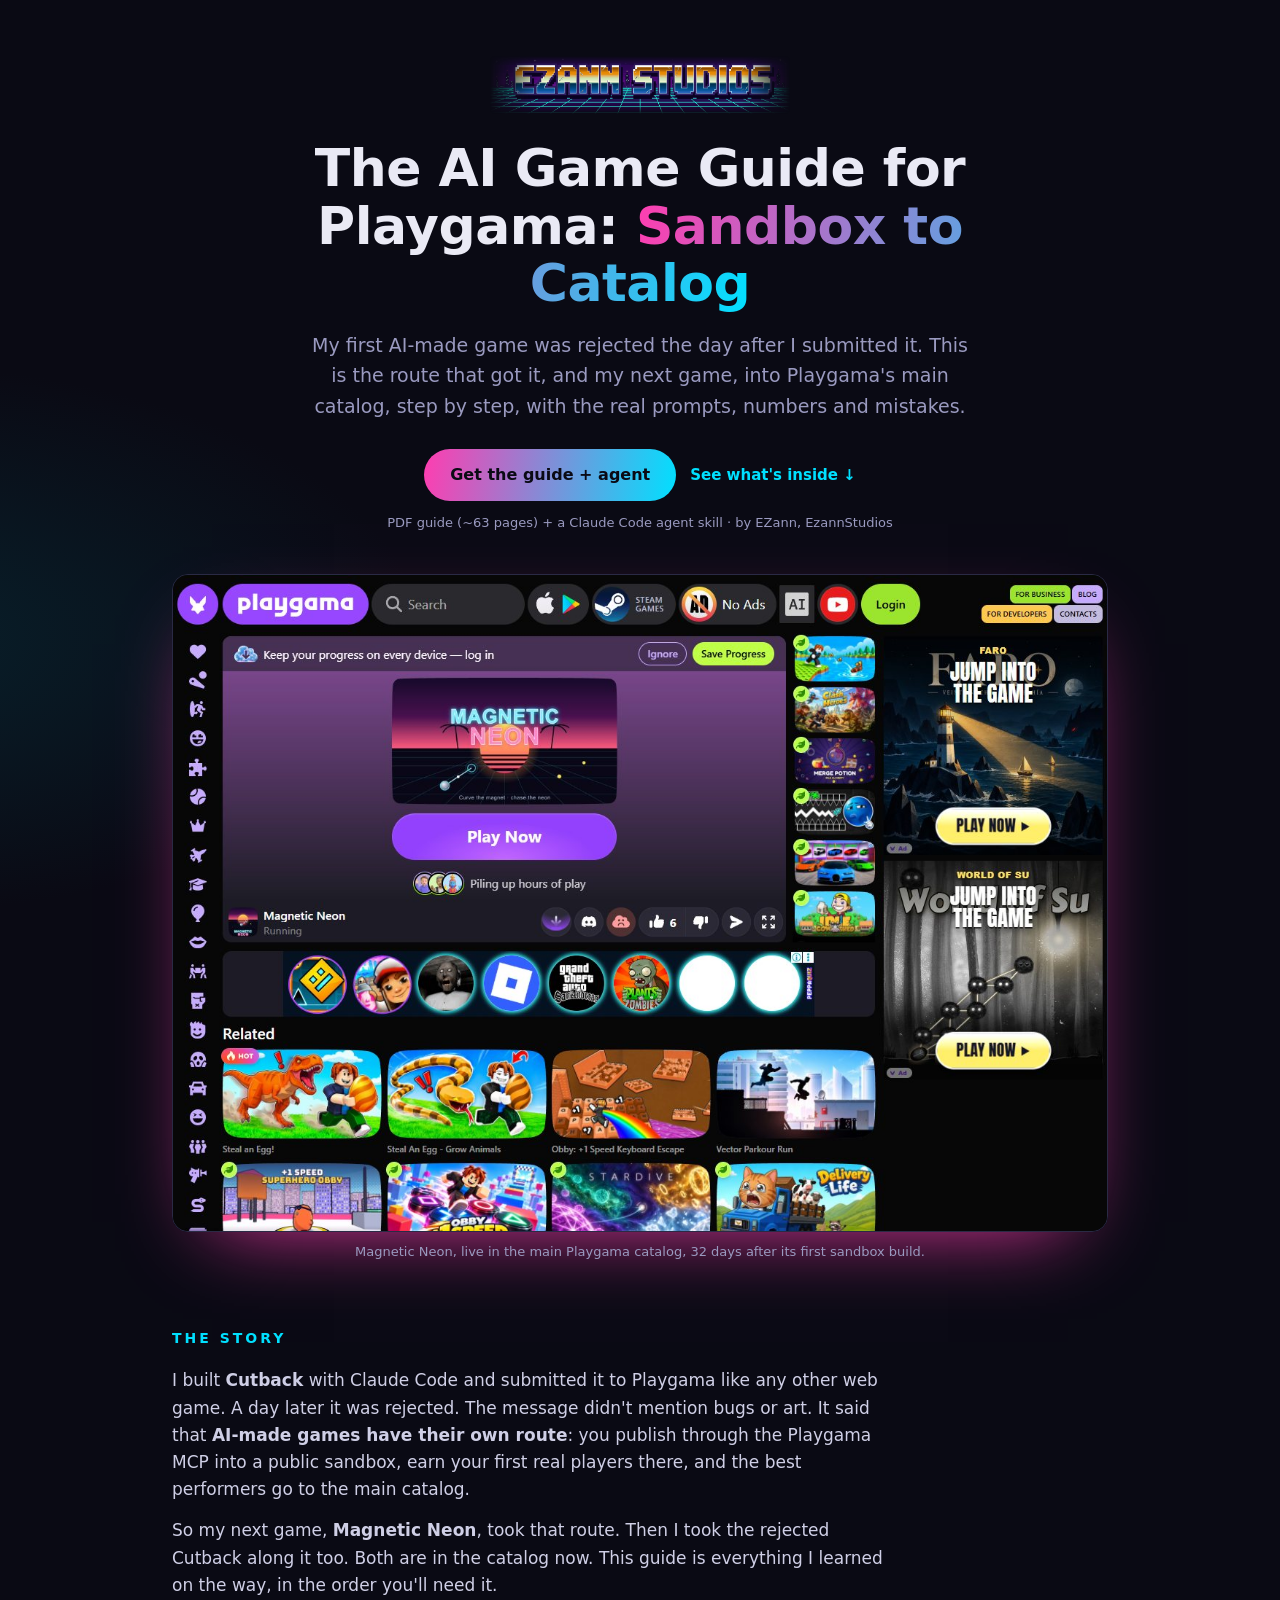
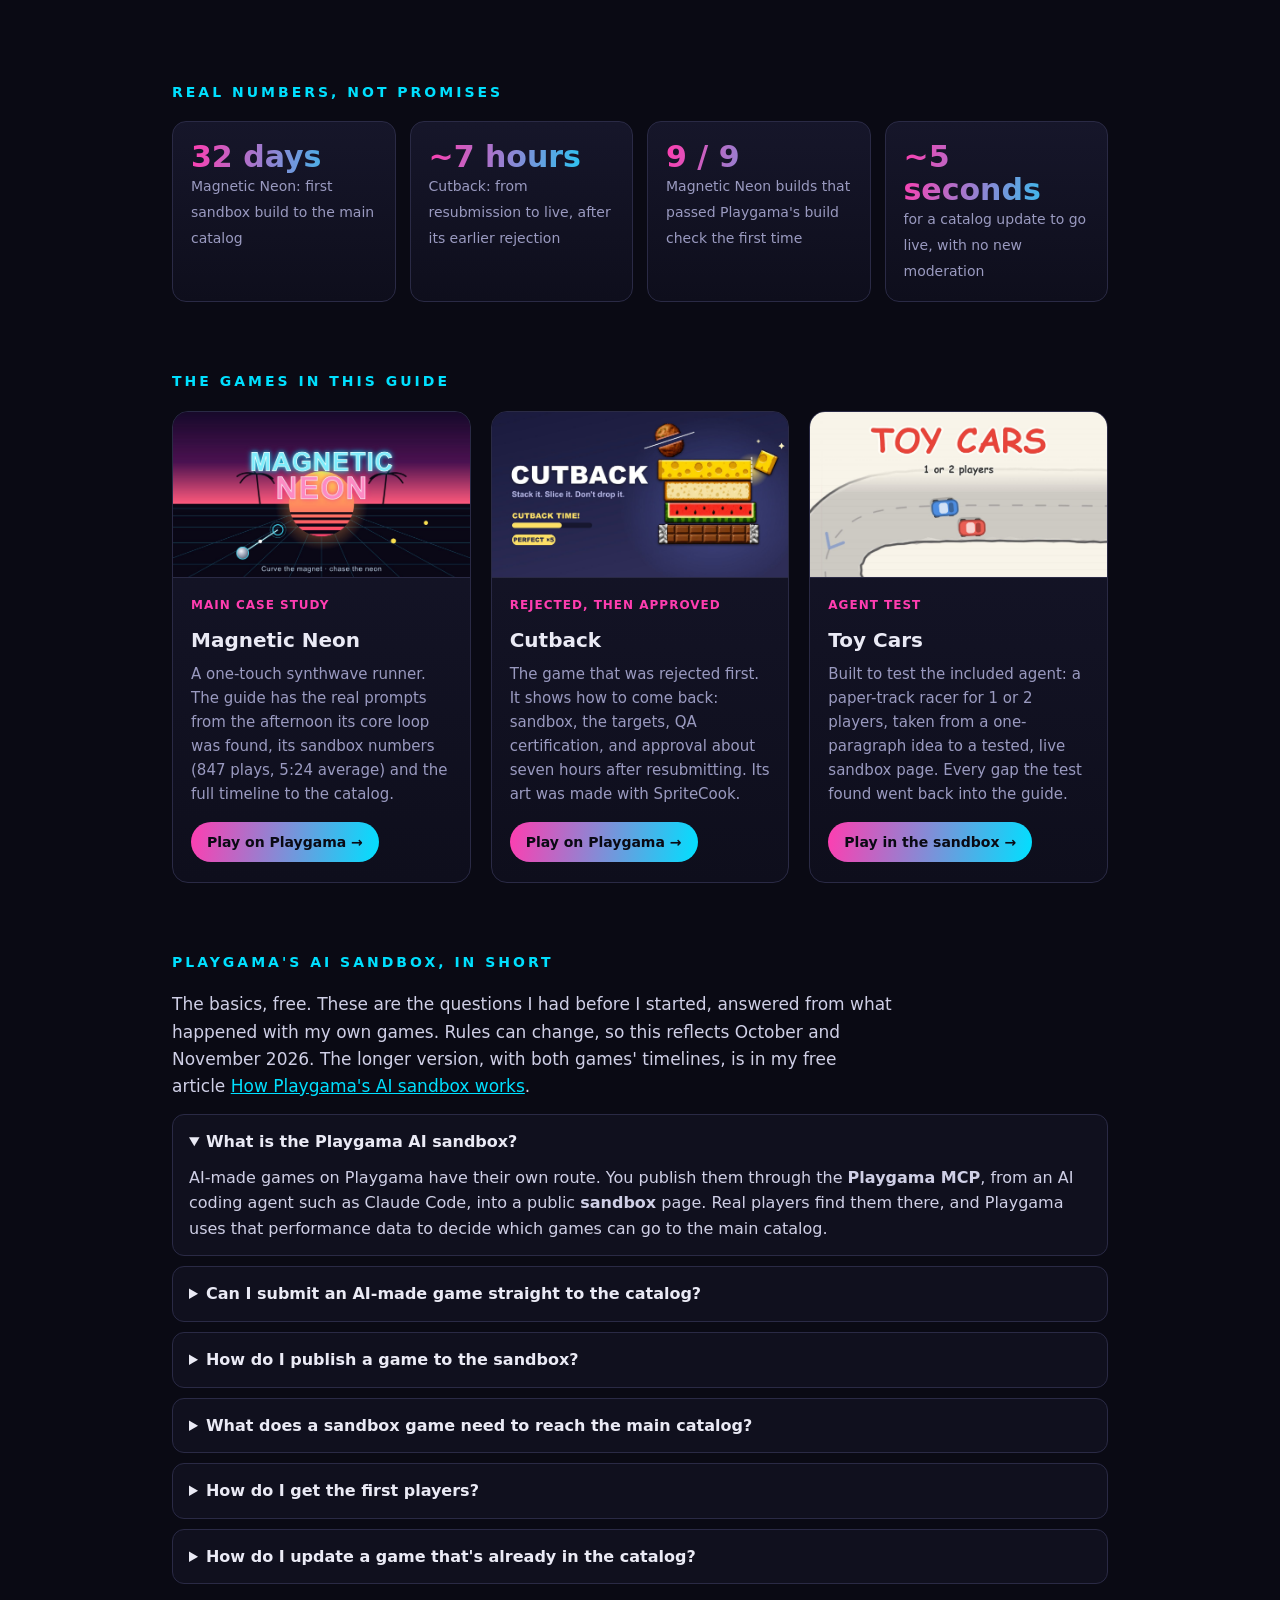
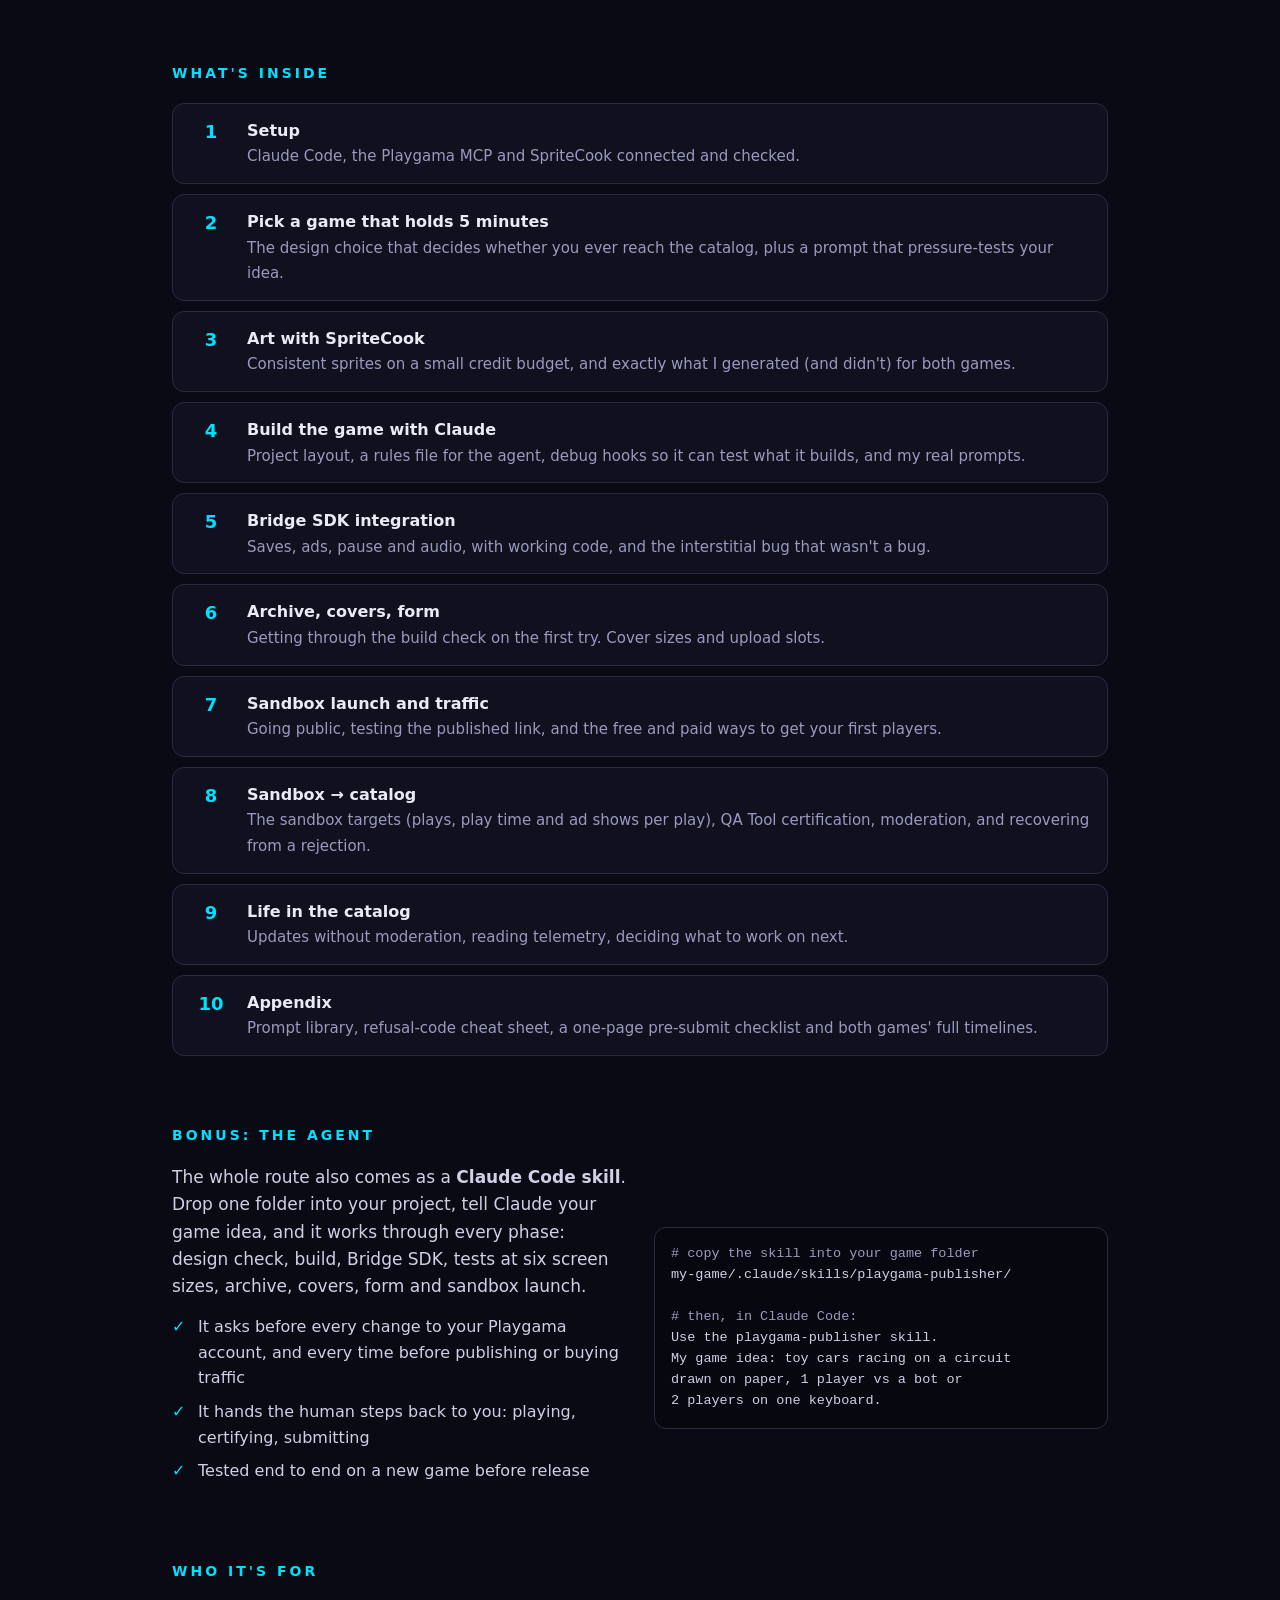
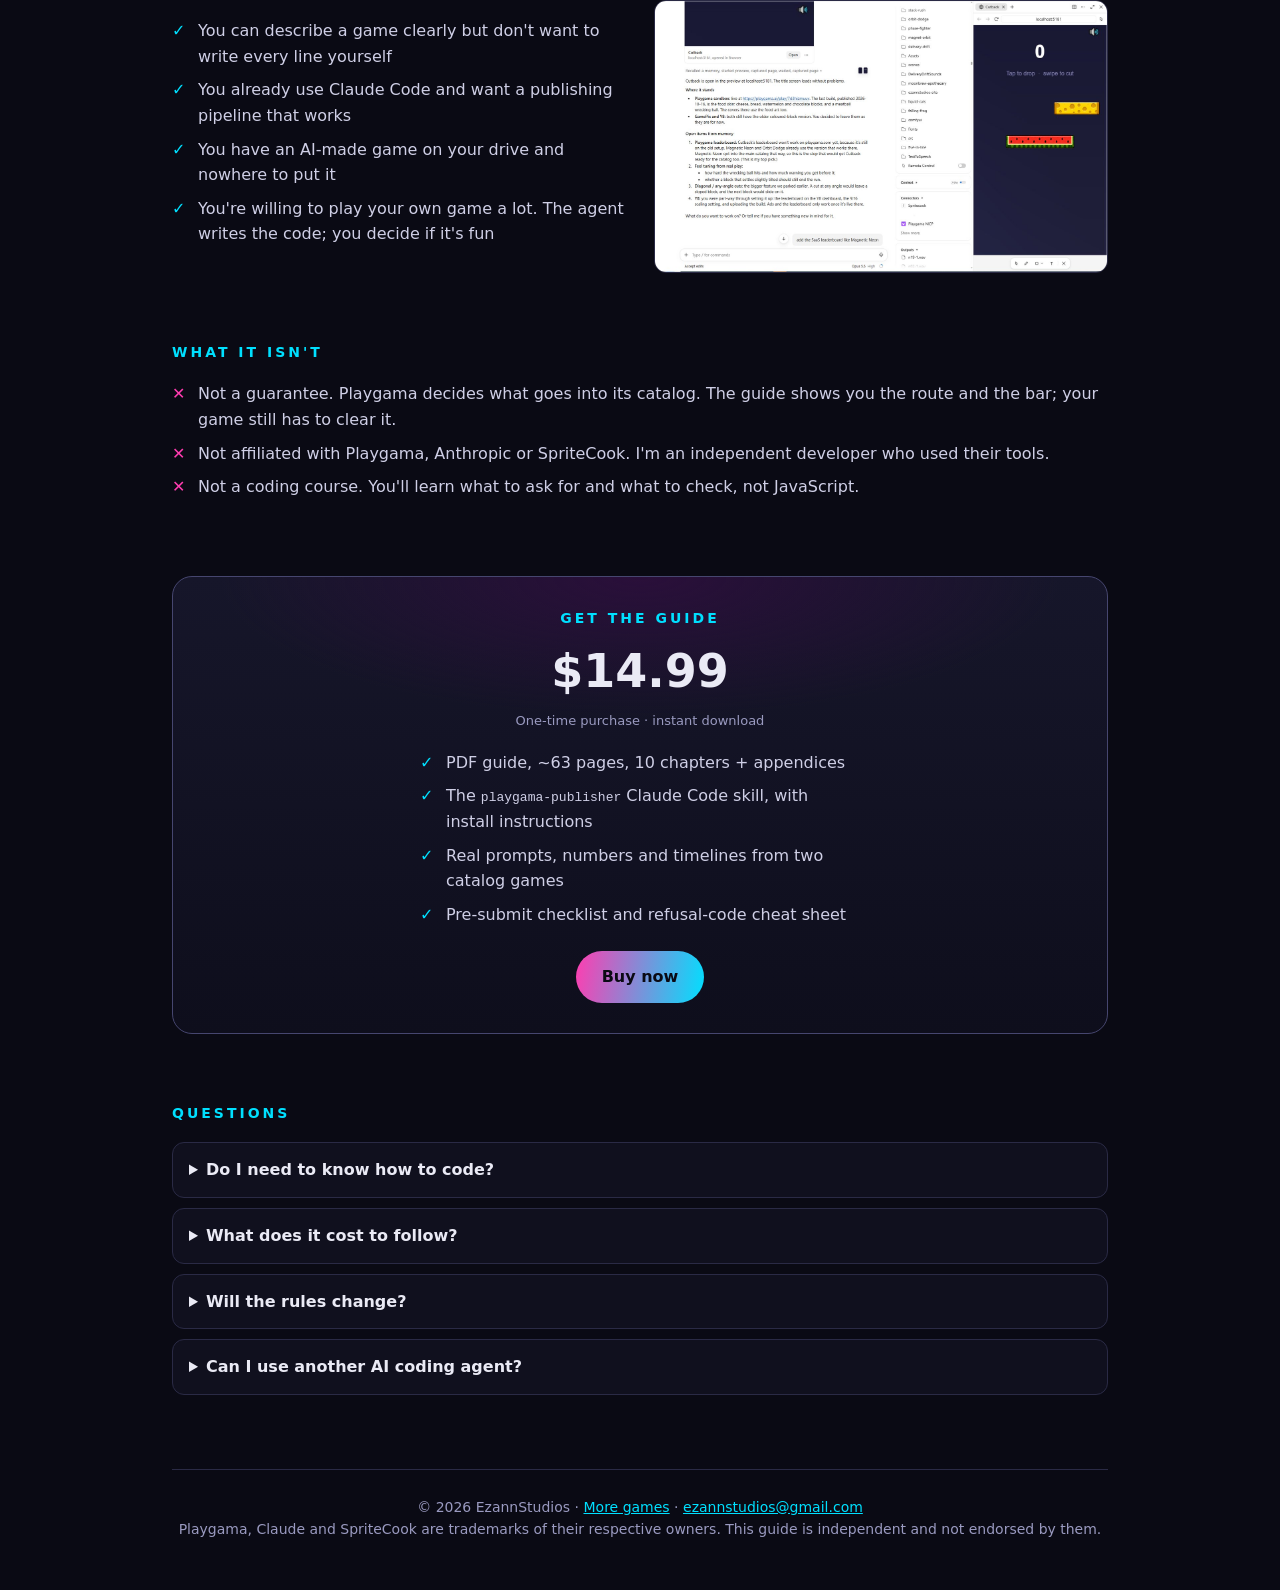
<file: guide/index.html>
<!DOCTYPE html>
<html lang="en">
<head>
  <meta charset="UTF-8">
  <meta name="viewport" content="width=device-width, initial-scale=1.0">
  <title>The AI Game Guide for Playgama: Sandbox to Catalog — EzannStudios</title>
  <meta name="description" content="Ship AI-made HTML5 games to Playgama with Claude Code: the real route from sandbox to main catalog, with prompts, data and a ready-made agent.">
  <link rel="canonical" href="https://ezannstudios.github.io/web-games/guide/">

  <!-- Share previews (X, Discord, LinkedIn, Facebook) -->
  <meta property="og:type" content="product">
  <meta property="og:site_name" content="EzannStudios">
  <meta property="og:title" content="The AI Game Guide for Playgama: Sandbox to Catalog">
  <meta property="og:description" content="Ship AI-made HTML5 games to Playgama with Claude Code: the real route from sandbox to main catalog, with prompts, data and a ready-made agent.">
  <meta property="og:url" content="https://ezannstudios.github.io/web-games/guide/">
  <meta property="og:image" content="https://ezannstudios.github.io/web-games/guide/assets/og-guide.jpg">
  <meta property="og:image:width" content="1200">
  <meta property="og:image:height" content="630">
  <meta property="og:image:alt" content="The AI Game Guide for Playgama: Sandbox to Catalog, PDF cover and pages">
  <meta name="twitter:card" content="summary_large_image">

  <!-- Structured data: the guide as a product, its author, and the sandbox Q&A shown on the page -->
  <script type="application/ld+json">
  {
    "@context": "https://schema.org",
    "@graph": [
      {
        "@type": "Product",
        "name": "The AI Game Guide for Playgama: Sandbox to Catalog",
        "description": "A 63-page PDF guide and a Claude Code agent skill for publishing AI-made HTML5 games through the Playgama MCP sandbox into Playgama's main catalog, with real prompts and data from two approved games.",
        "image": "https://ezannstudios.github.io/web-games/guide/assets/og-guide.jpg",
        "url": "https://ezannstudios.github.io/web-games/guide/",
        "brand": { "@type": "Organization", "name": "EzannStudios" },
        "offers": {
          "@type": "Offer",
          "price": "14.99",
          "priceCurrency": "USD",
          "availability": "https://schema.org/InStock",
          "url": "https://ezannstudios.github.io/web-games/guide/#buy"
        }
      },
      {
        "@type": "FAQPage",
        "mainEntity": [
          { "@type": "Question", "name": "What is the Playgama AI sandbox?",
            "acceptedAnswer": { "@type": "Answer", "text": "AI-made games on Playgama have their own route. You publish them through the Playgama MCP, from an AI coding agent such as Claude Code, into a public sandbox page. Real players find them there, and Playgama uses that performance data to decide which games can go to the main catalog." } },
          { "@type": "Question", "name": "Can I submit an AI-made game straight to the Playgama catalog?",
            "acceptedAnswer": { "@type": "Answer", "text": "In my experience, no. My first AI-made game, Cutback, was submitted through the normal console form and rejected with a note that AI games go through the MCP sandbox. Taken through the sandbox later, the same game was approved." } },
          { "@type": "Question", "name": "How do I publish a game to the Playgama sandbox?",
            "acceptedAnswer": { "@type": "Answer", "text": "Connect the Playgama MCP to your AI coding agent. The game needs the Playgama Bridge SDK 2.2.0 or newer, a zip archive with index.html at its root, three covers (landscape, portrait, square) and a complete form. The agent creates the game, uploads the build and covers, fills in the form and publishes it to the sandbox." } },
          { "@type": "Question", "name": "What does a sandbox game need to reach the Playgama main catalog?",
            "acceptedAnswer": { "@type": "Answer", "text": "As of 2 November 2026, the console's Sandbox card shows three targets: 100 qualifying plays, an average play time set by the game's category (5:00 for Driving, 6:00 for Board games) and 0.30 ad shows per play. Until late October there were only the first two. After that, the build is certified in Playgama's QA Tool and submitted to moderation. Magnetic Neon was approved 5 days after submission; Cutback went live about 7 hours after it was resubmitted." } },
          { "@type": "Question", "name": "How do I get the first players for a Playgama sandbox game?",
            "acceptedAnswer": { "@type": "Answer", "text": "Playgama offers free traffic bonuses for sharing your sandbox game (three per organization) and for referrals, plus paid traffic in the developer console. On 29 October 2026 the paid plans were about 50 gameplays for $10, 150 for $25 and 400 for $50." } },
          { "@type": "Question", "name": "How do I update a game that is already in the Playgama catalog?",
            "acceptedAnswer": { "@type": "Answer", "text": "Once a game is live in the catalog, new builds can be sent as catalog updates through the MCP without going through moderation again. Magnetic Neon's first update went live in about 5 seconds." } }
        ]
      }
    ]
  }
  </script>
  <!-- Favicon: black square with white "EZ" (inline SVG, no external request) -->
  <link rel="icon" href="data:image/svg+xml,%3Csvg xmlns='http://www.w3.org/2000/svg' viewBox='0 0 32 32'%3E%3Crect width='32' height='32' fill='%23000000'/%3E%3Ctext x='16' y='17' font-family='Arial,Helvetica,sans-serif' font-size='15' font-weight='bold' fill='%23ffffff' text-anchor='middle' dominant-baseline='central'%3EEZ%3C/text%3E%3C/svg%3E">
  <style>
    :root {
      --bg: #0a0a14;
      --line: #2a2a45;
      --text: #eaeaf5;
      --muted: #9a9ac0;
      --neon-a: #ff3db0;
      --neon-b: #00e0ff;
    }
    * { box-sizing: border-box; }
    html { scroll-behavior: smooth; }
    body {
      margin: 0;
      background:
        radial-gradient(1200px 600px at 80% -10%, #1b0f2e 0%, transparent 60%),
        radial-gradient(1000px 500px at -10% 10%, #08202b 0%, transparent 55%),
        var(--bg);
      color: var(--text);
      font-family: system-ui, -apple-system, "Segoe UI", Roboto, Helvetica, Arial, sans-serif;
      line-height: 1.6;
      -webkit-font-smoothing: antialiased;
    }
    .wrap { max-width: 980px; margin: 0 auto; padding: 0 22px; }
    img { max-width: 100%; height: auto; display: block; }

    /* Header */
    header { padding: 56px 0 30px; text-align: center; }
    .logo {
      margin: 0 auto 26px;
      width: min(300px, 80%);
      /* Same four-edge fade as the studio site */
      --logo-fade:
        linear-gradient(to right, transparent 0%, #000 16%, #000 84%, transparent 100%),
        linear-gradient(to bottom, transparent 0%, #000 16%, #000 84%, transparent 100%);
      -webkit-mask-image: var(--logo-fade);
      -webkit-mask-composite: source-in;
      mask-image: var(--logo-fade);
      mask-composite: intersect;
    }
    h1 {
      margin: 0 auto;
      max-width: 820px;
      font-size: clamp(30px, 5.6vw, 52px);
      line-height: 1.1;
      letter-spacing: -0.5px;
    }
    h1 .grad {
      background: linear-gradient(100deg, var(--neon-a), var(--neon-b));
      -webkit-background-clip: text;
      background-clip: text;
      color: transparent;
    }
    .tagline {
      margin: 18px auto 0;
      max-width: 660px;
      color: var(--muted);
      font-size: clamp(16px, 2.4vw, 19px);
    }
    .cta-row { margin-top: 28px; display: flex; gap: 14px; justify-content: center; flex-wrap: wrap; align-items: center; }
    .buy {
      display: inline-block;
      text-decoration: none;
      font-weight: 700;
      font-size: 16px;
      color: #0a0a14;
      background: linear-gradient(100deg, var(--neon-a), var(--neon-b));
      padding: 13px 26px;
      border-radius: 999px;
      transition: filter .15s ease, transform .15s ease;
    }
    .buy:hover { filter: brightness(1.12); transform: translateY(-1px); }
    .ghost { color: var(--neon-b); text-decoration: none; font-weight: 600; font-size: 15px; }
    .ghost:hover { text-decoration: underline; }
    .fine { color: var(--muted); font-size: 13px; margin-top: 12px; }

    .hero-shot {
      margin: 40px auto 0;
      border: 1px solid var(--line);
      border-radius: 16px;
      overflow: hidden;
      box-shadow: 0 30px 80px -40px var(--neon-a);
    }
    .caption { color: var(--muted); font-size: 13px; text-align: center; margin: 10px 0 0; }

    /* Sections */
    section { padding: 34px 0; }
    h2 {
      font-size: 14px;
      letter-spacing: 3px;
      text-transform: uppercase;
      color: var(--neon-b);
      margin: 0 0 18px;
    }
    h3 { margin: 0 0 6px; font-size: 20px; }
    .lead { max-width: 720px; color: #cfcfe6; margin: 0 0 14px; font-size: 17px; }

    /* Stats */
    .stats {
      display: grid;
      grid-template-columns: repeat(auto-fit, minmax(min(200px, 100%), 1fr));
      gap: 14px;
    }
    .stat {
      border: 1px solid var(--line);
      border-radius: 14px;
      padding: 18px;
      background: linear-gradient(180deg, #16162a, #0e0e1c);
    }
    .stat b {
      display: block;
      font-size: 30px;
      line-height: 1.1;
      background: linear-gradient(100deg, var(--neon-a), var(--neon-b));
      -webkit-background-clip: text;
      background-clip: text;
      color: transparent;
    }
    .stat span { color: var(--muted); font-size: 14px; }

    /* Cards (same as the games grid) */
    .cards {
      display: grid;
      grid-template-columns: repeat(auto-fit, minmax(min(280px, 100%), 1fr));
      gap: 20px;
    }
    .card {
      border: 1px solid var(--line);
      border-radius: 16px;
      overflow: hidden;
      background: linear-gradient(180deg, #16162a, #0e0e1c);
      display: flex;
      flex-direction: column;
      transition: transform .18s ease, border-color .18s ease, box-shadow .18s ease;
    }
    .card:hover {
      transform: translateY(-4px);
      border-color: #46466f;
      box-shadow: 0 14px 40px -18px var(--neon-a);
    }
    .thumb { aspect-ratio: 16 / 9; overflow: hidden; background: #0e0e1c; border-bottom: 1px solid var(--line); }
    .thumb img { width: 100%; height: 100%; object-fit: cover; }
    .card-body { padding: 18px 18px 20px; flex: 1; display: flex; flex-direction: column; }
    .card-body p { margin: 0 0 16px; color: var(--muted); font-size: 15px; flex: 1; }
    .tag {
      align-self: flex-start;
      font-size: 12px;
      font-weight: 700;
      letter-spacing: 1px;
      text-transform: uppercase;
      color: var(--neon-a);
      margin-bottom: 8px;
    }
    .play {
      align-self: flex-start;
      text-decoration: none;
      font-weight: 700;
      font-size: 14px;
      color: #0a0a14;
      background: linear-gradient(100deg, var(--neon-a), var(--neon-b));
      padding: 9px 16px;
      border-radius: 999px;
    }
    .play:hover { filter: brightness(1.12); }

    /* Route (chapter list) */
    .route { list-style: none; margin: 0; padding: 0; display: grid; gap: 10px; }
    .route li {
      display: grid;
      grid-template-columns: 44px 1fr;
      gap: 14px;
      align-items: start;
      border: 1px solid var(--line);
      border-radius: 12px;
      padding: 14px 16px;
      background: #10101e;
    }
    .route .n {
      font-weight: 800;
      font-size: 18px;
      color: var(--neon-b);
      text-align: center;
      line-height: 1.5;
    }
    .route b { display: block; }
    .route span { color: var(--muted); font-size: 15px; }

    /* Two columns: text + image */
    .split {
      display: grid;
      grid-template-columns: 1fr 1fr;
      gap: 28px;
      align-items: center;
    }
    .split img { border: 1px solid var(--line); border-radius: 12px; }
    @media (max-width: 760px) { .split { grid-template-columns: 1fr; } }

    ul.ticks { list-style: none; padding: 0; margin: 0; }
    ul.ticks li { padding-left: 26px; position: relative; margin: 0 0 8px; color: #cfcfe6; }
    ul.ticks li::before { content: "✓"; position: absolute; left: 0; color: var(--neon-b); font-weight: 700; }
    ul.cross li::before { content: "✕"; color: var(--neon-a); }

    pre {
      margin: 0;
      padding: 16px;
      border: 1px solid var(--line);
      border-radius: 12px;
      background: #07070f;
      color: #cfcfe6;
      font-size: 13.5px;
      line-height: 1.55;
      white-space: pre-wrap;
      word-break: break-word;
    }
    pre .c { color: var(--muted); }

    /* Pricing box */
    .box {
      border: 1px solid #46466f;
      border-radius: 20px;
      padding: 30px 26px;
      text-align: center;
      background:
        radial-gradient(600px 200px at 50% 0%, #2a0f3a 0%, transparent 70%),
        linear-gradient(180deg, #16162a, #0e0e1c);
    }
    .price { font-size: 46px; font-weight: 800; margin: 4px 0 2px; }
    .box ul.ticks { max-width: 440px; margin: 18px auto 24px; text-align: left; }

    /* FAQ */
    details {
      border: 1px solid var(--line);
      border-radius: 12px;
      padding: 14px 16px;
      margin-bottom: 10px;
      background: #10101e;
    }
    summary { cursor: pointer; font-weight: 600; }
    details p { margin: 10px 0 0; color: #cfcfe6; }

    a { color: var(--neon-b); }

    footer {
      border-top: 1px solid var(--line);
      margin-top: 30px;
      padding: 26px 0 50px;
      color: var(--muted);
      font-size: 14px;
      text-align: center;
    }
  </style>
</head>
<body>
  <div class="wrap">
    <header>
      <a href="https://ezannstudios.github.io/web-games/"><img class="logo" src="https://ezannstudios.github.io/web-games/assets/logo.png" alt="EzannStudios" width="900" height="240"></a>
      <h1>The AI Game Guide for Playgama: <span class="grad">Sandbox to Catalog</span></h1>
      <p class="tagline">My first AI-made game was rejected the day after I submitted it. This is the route that got it, and my next game, into Playgama's main catalog, step by step, with the real prompts, numbers and mistakes.</p>
      <div class="cta-row">
        <a class="buy" href="#buy">Get the guide + agent</a>
        <a class="ghost" href="#inside">See what's inside ↓</a>
      </div>
      <p class="fine">PDF guide (~63 pages) + a Claude Code agent skill · by EZann, EzannStudios</p>

      <figure class="hero-shot" style="margin-left:0;margin-right:0">
        <img src="assets/catalog.jpg" alt="Magnetic Neon live on playgama.com" width="1280" height="900">
      </figure>
      <p class="caption">Magnetic Neon, live in the main Playgama catalog, 32 days after its first sandbox build.</p>
    </header>

    <main>
      <section>
        <h2>The story</h2>
        <p class="lead">I built <b>Cutback</b> with Claude Code and submitted it to Playgama like any other web game. A day later it was rejected. The message didn't mention bugs or art. It said that <b>AI-made games have their own route</b>: you publish through the Playgama MCP into a public sandbox, earn your first real players there, and the best performers go to the main catalog.</p>
        <p class="lead">So my next game, <b>Magnetic Neon</b>, took that route. Then I took the rejected Cutback along it too. Both are in the catalog now. This guide is everything I learned on the way, in the order you'll need it.</p>
      </section>

      <section>
        <h2>Real numbers, not promises</h2>
        <div class="stats">
          <div class="stat"><b>32 days</b><span>Magnetic Neon: first sandbox build to the main catalog</span></div>
          <div class="stat"><b>~7 hours</b><span>Cutback: from resubmission to live, after its earlier rejection</span></div>
          <div class="stat"><b>9 / 9</b><span>Magnetic Neon builds that passed Playgama's build check the first time</span></div>
          <div class="stat"><b>~5 seconds</b><span>for a catalog update to go live, with no new moderation</span></div>
        </div>
      </section>

      <section>
        <h2>The games in this guide</h2>
        <div class="cards">
          <article class="card">
            <div class="thumb"><img src="assets/magnetic-neon.jpg" alt="Magnetic Neon cover" width="1360" height="765" loading="lazy"></div>
            <div class="card-body">
              <span class="tag">Main case study</span>
              <h3>Magnetic Neon</h3>
              <p>A one-touch synthwave runner. The guide has the real prompts from the afternoon its core loop was found, its sandbox numbers (847 plays, 5:24 average) and the full timeline to the catalog.</p>
              <a class="play" href="https://playgama.com/game/magnetic-neon?clid=p_86062e56-72cf-4a58-b19b-1f9aac66ab14" target="_blank" rel="noopener">Play on Playgama →</a>
            </div>
          </article>
          <article class="card">
            <div class="thumb"><img src="assets/cutback.jpg" alt="Cutback cover" width="1360" height="765" loading="lazy"></div>
            <div class="card-body">
              <span class="tag">Rejected, then approved</span>
              <h3>Cutback</h3>
              <p>The game that was rejected first. It shows how to come back: sandbox, the targets, QA certification, and approval about seven hours after resubmitting. Its art was made with SpriteCook.</p>
              <a class="play" href="https://playgama.com/game/cutback?clid=p_86062e56-72cf-4a58-b19b-1f9aac66ab14" target="_blank" rel="noopener">Play on Playgama →</a>
            </div>
          </article>
          <article class="card">
            <div class="thumb"><img src="assets/toy-cars.jpg" alt="Toy Cars cover" width="1360" height="765" loading="lazy"></div>
            <div class="card-body">
              <span class="tag">Agent test</span>
              <h3>Toy Cars</h3>
              <p>Built to test the included agent: a paper-track racer for 1 or 2 players, taken from a one-paragraph idea to a tested, live sandbox page. Every gap the test found went back into the guide.</p>
              <a class="play" href="https://playgama.ai/play/fld3x4puzmbm3r" target="_blank" rel="noopener">Play in the sandbox →</a>
            </div>
          </article>
        </div>
      </section>

      <section id="sandbox">
        <h2>Playgama's AI sandbox, in short</h2>
        <p class="lead">The basics, free. These are the questions I had before I started, answered from what happened with my own games. Rules can change, so this reflects October and November 2026. The longer version, with both games' timelines, is in my free article <a href="../playgama-ai-sandbox/">How Playgama's AI sandbox works</a>.</p>
        <details open>
          <summary>What is the Playgama AI sandbox?</summary>
          <p>AI-made games on Playgama have their own route. You publish them through the <b>Playgama MCP</b>, from an AI coding agent such as Claude Code, into a public <b>sandbox</b> page. Real players find them there, and Playgama uses that performance data to decide which games can go to the main catalog.</p>
        </details>
        <details>
          <summary>Can I submit an AI-made game straight to the catalog?</summary>
          <p>In my experience, no. My first AI-made game, Cutback, was submitted through the normal console form and rejected with a note that AI games go through the MCP sandbox. Taken through the sandbox later, the same game was approved.</p>
        </details>
        <details>
          <summary>How do I publish a game to the sandbox?</summary>
          <p>Connect the Playgama MCP to your AI coding agent. The game needs the <b>Playgama Bridge SDK 2.2.0 or newer</b>, a zip archive with <code>index.html</code> at its root, <b>three covers</b> (landscape, portrait, square) and a complete form. The agent creates the game, uploads the build and covers, fills in the form and publishes it to the sandbox.</p>
        </details>
        <details>
          <summary>What does a sandbox game need to reach the main catalog?</summary>
          <p>As of 2 November 2026, the console's Sandbox card shows three targets: <b>100 qualifying plays</b>, an <b>average play time set by the game's category</b> (5:00 for Driving, 6:00 for Board games) and <b>0.30 ad shows per play</b>. Until late October there were only the first two. After that, the build is certified in Playgama's QA Tool and submitted to moderation. Magnetic Neon was approved 5 days after submission; Cutback went live about 7 hours after it was resubmitted.</p>
        </details>
        <details>
          <summary>How do I get the first players?</summary>
          <p>Playgama offers free traffic bonuses for sharing your sandbox game (three per organization) and for referrals, plus paid traffic in the developer console. On 29 October 2026 the paid plans were about 50 gameplays for $10, 150 for $25 and 400 for $50.</p>
        </details>
        <details>
          <summary>How do I update a game that's already in the catalog?</summary>
          <p>Once a game is live in the catalog, new builds can be sent as catalog updates through the MCP without going through moderation again. Magnetic Neon's first update went live in about 5 seconds.</p>
        </details>
      </section>

      <section id="inside">
        <h2>What's inside</h2>
        <ol class="route">
          <li><span class="n">1</span><div><b>Setup</b><span>Claude Code, the Playgama MCP and SpriteCook connected and checked.</span></div></li>
          <li><span class="n">2</span><div><b>Pick a game that holds 5 minutes</b><span>The design choice that decides whether you ever reach the catalog, plus a prompt that pressure-tests your idea.</span></div></li>
          <li><span class="n">3</span><div><b>Art with SpriteCook</b><span>Consistent sprites on a small credit budget, and exactly what I generated (and didn't) for both games.</span></div></li>
          <li><span class="n">4</span><div><b>Build the game with Claude</b><span>Project layout, a rules file for the agent, debug hooks so it can test what it builds, and my real prompts.</span></div></li>
          <li><span class="n">5</span><div><b>Bridge SDK integration</b><span>Saves, ads, pause and audio, with working code, and the interstitial bug that wasn't a bug.</span></div></li>
          <li><span class="n">6</span><div><b>Archive, covers, form</b><span>Getting through the build check on the first try. Cover sizes and upload slots.</span></div></li>
          <li><span class="n">7</span><div><b>Sandbox launch and traffic</b><span>Going public, testing the published link, and the free and paid ways to get your first players.</span></div></li>
          <li><span class="n">8</span><div><b>Sandbox → catalog</b><span>The sandbox targets (plays, play time and ad shows per play), QA Tool certification, moderation, and recovering from a rejection.</span></div></li>
          <li><span class="n">9</span><div><b>Life in the catalog</b><span>Updates without moderation, reading telemetry, deciding what to work on next.</span></div></li>
          <li><span class="n">10</span><div><b>Appendix</b><span>Prompt library, refusal-code cheat sheet, a one-page pre-submit checklist and both games' full timelines.</span></div></li>
        </ol>
      </section>

      <section>
        <h2>Bonus: the agent</h2>
        <div class="split">
          <div>
            <p class="lead">The whole route also comes as a <b>Claude Code skill</b>. Drop one folder into your project, tell Claude your game idea, and it works through every phase: design check, build, Bridge SDK, tests at six screen sizes, archive, covers, form and sandbox launch.</p>
            <ul class="ticks">
              <li>It asks before every change to your Playgama account, and every time before publishing or buying traffic</li>
              <li>It hands the human steps back to you: playing, certifying, submitting</li>
              <li>Tested end to end on a new game before release</li>
            </ul>
          </div>
          <pre><span class="c"># copy the skill into your game folder</span>
my-game/.claude/skills/playgama-publisher/

<span class="c"># then, in Claude Code:</span>
Use the playgama-publisher skill.
My game idea: toy cars racing on a circuit
drawn on paper, 1 player vs a bot or
2 players on one keyboard.</pre>
        </div>
      </section>

      <section>
        <h2>Who it's for</h2>
        <div class="split">
          <ul class="ticks">
            <li>You can describe a game clearly but don't want to write every line yourself</li>
            <li>You already use Claude Code and want a publishing pipeline that works</li>
            <li>You have an AI-made game on your drive and nowhere to put it</li>
            <li>You're willing to play your own game a lot. The agent writes the code; you decide if it's fun</li>
          </ul>
          <img src="assets/claude-code.jpg" alt="Claude Code with the Cutback game folder open" width="1360" height="815" loading="lazy">
        </div>
      </section>

      <section>
        <h2>What it isn't</h2>
        <ul class="ticks cross">
          <li>Not a guarantee. Playgama decides what goes into its catalog. The guide shows you the route and the bar; your game still has to clear it.</li>
          <li>Not affiliated with Playgama, Anthropic or SpriteCook. I'm an independent developer who used their tools.</li>
          <li>Not a coding course. You'll learn what to ask for and what to check, not JavaScript.</li>
        </ul>
      </section>

      <section id="buy">
        <div class="box">
          <h2 style="margin-bottom:6px">Get the guide</h2>
          <div class="price">$14.99</div>
          <p class="fine" style="margin-top:0">One-time purchase · instant download</p>
          <ul class="ticks">
            <li>PDF guide, ~63 pages, 10 chapters + appendices</li>
            <li>The <code>playgama-publisher</code> Claude Code skill, with install instructions</li>
            <li>Real prompts, numbers and timelines from two catalog games</li>
            <li>Pre-submit checklist and refusal-code cheat sheet</li>
          </ul>
          <!-- Lemon Squeezy overlay checkout (?embed=1 + lemon.js at the end of the page) -->
          <a class="buy lemonsqueezy-button" href="https://ezannstudios.lemonsqueezy.com/checkout/buy/0b49ed1a-4c15-449c-9aa6-371034dd49c6?embed=1">Buy now</a>
        </div>
      </section>

      <section>
        <h2>Questions</h2>
        <details>
          <summary>Do I need to know how to code?</summary>
          <p>No, but you need to be comfortable running Claude Code in a folder and reading what it tells you. The guide gives you the prompts and tells you what to check after each one.</p>
        </details>
        <details>
          <summary>What does it cost to follow?</summary>
          <p>You need a Claude plan that includes Claude Code and a Playgama developer account. SpriteCook is optional (Magnetic Neon uses no generated images at all). Paid sandbox traffic is optional; the guide covers the free options first.</p>
        </details>
        <details>
          <summary>Will the rules change?</summary>
          <p>Probably. Every rule in the guide was read from the live Playgama MCP, and where a rule matters, the guide shows you how to ask the MCP for the current version. The agent does that check itself before it starts.</p>
        </details>
        <details>
          <summary>Can I use another AI coding agent?</summary>
          <p>The guide is written around Claude Code. The skill is a plain Markdown file, so other agents that support MCP can read it, but it's only been tested with Claude Code.</p>
        </details>
      </section>
    </main>

    <footer>
      © <span id="year">2026</span> EzannStudios · <a href="https://ezannstudios.github.io/web-games/">More games</a> · <a href="mailto:ezannstudios@gmail.com">ezannstudios@gmail.com</a><br>
      Playgama, Claude and SpriteCook are trademarks of their respective owners. This guide is independent and not endorsed by them.
    </footer>
  </div>

  <script>
    document.getElementById("year").textContent = new Date().getFullYear();
  </script>
  <!-- Lemon Squeezy overlay checkout: opens the checkout on this page for links with class "lemonsqueezy-button" -->
  <script src="https://assets.lemonsqueezy.com/lemon.js" defer></script>
</body>
</html>
</file>
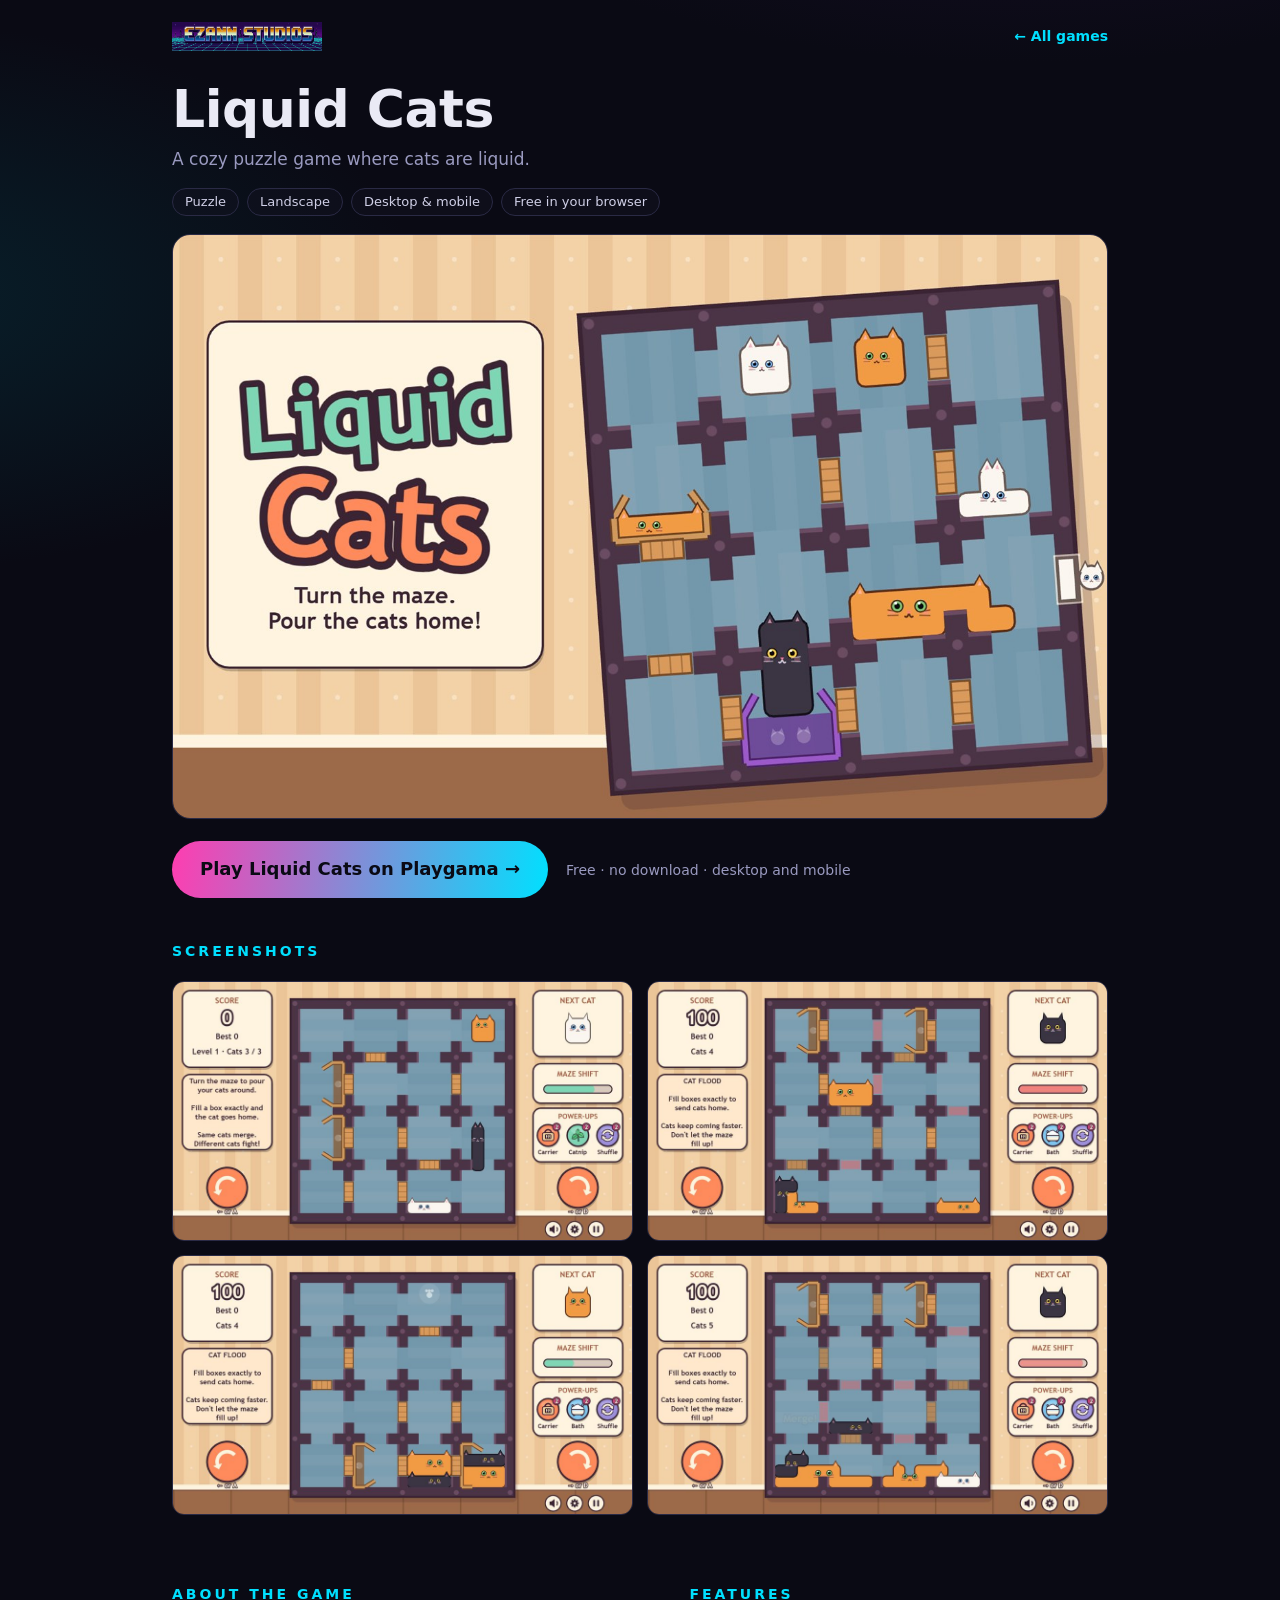
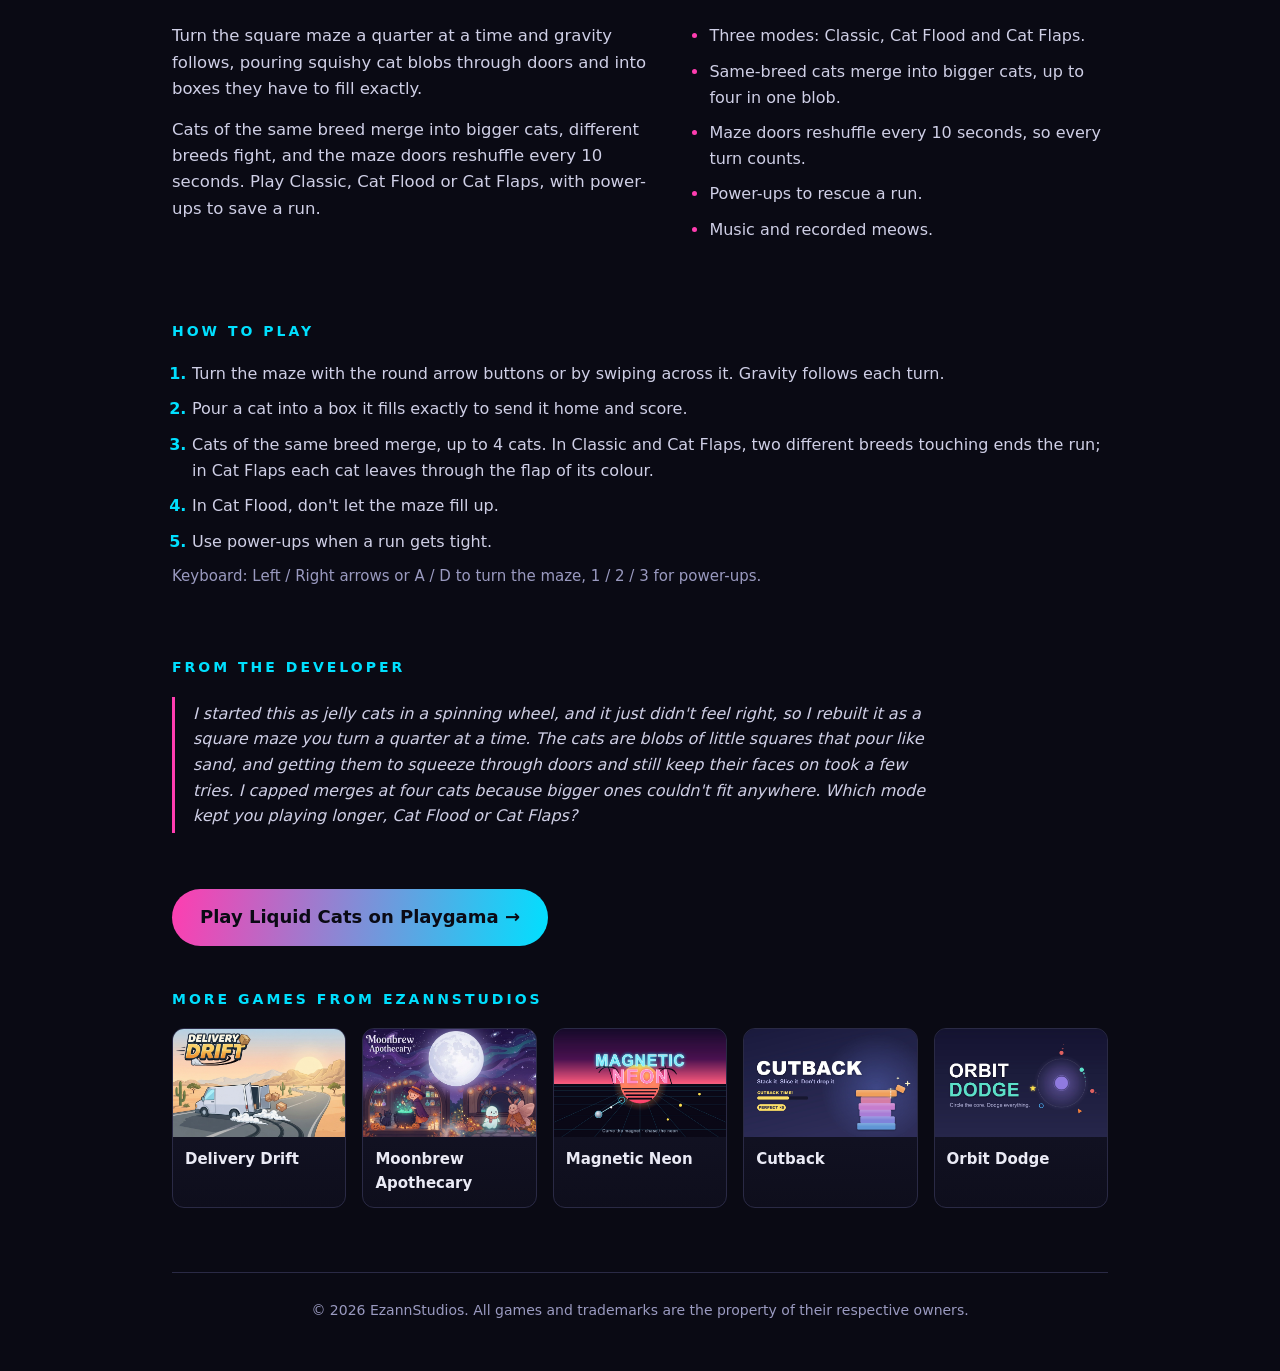
<file: liquid-cats/index.html>
<!DOCTYPE html>
<html lang="en">
<head>
  <meta charset="UTF-8" />
  <meta name="viewport" content="width=device-width, initial-scale=1.0" />
  <title>Liquid Cats — Free Online Cat Puzzle Game</title>
  <meta name="description" content="Play Liquid Cats free in your browser: a cozy puzzle where cats are liquid. Turn the maze, pour cats into boxes and keep different breeds apart." />
  <link rel="canonical" href="https://ezannstudios.github.io/web-games/liquid-cats/" />
  <link rel="icon" href="data:image/svg+xml,%3Csvg xmlns='http://www.w3.org/2000/svg' viewBox='0 0 32 32'%3E%3Crect width='32' height='32' fill='%23000000'/%3E%3Ctext x='16' y='17' font-family='Arial,Helvetica,sans-serif' font-size='15' font-weight='bold' fill='%23ffffff' text-anchor='middle' dominant-baseline='central'%3EEZ%3C/text%3E%3C/svg%3E" />
  <meta property="og:type" content="website" />
  <meta property="og:site_name" content="EzannStudios" />
  <meta property="og:title" content="Liquid Cats — Free Online Cat Puzzle Game" />
  <meta property="og:description" content="Play Liquid Cats free in your browser: a cozy puzzle where cats are liquid. Turn the maze, pour cats into boxes and keep different breeds apart." />
  <meta property="og:url" content="https://ezannstudios.github.io/web-games/liquid-cats/" />
  <meta property="og:image" content="https://ezannstudios.github.io/web-games/assets/liquid-cats.jpg" />
  <meta property="og:image:width" content="1360" />
  <meta property="og:image:height" content="850" />
  <meta property="og:image:alt" content="Liquid Cats cover art" />
  <meta name="twitter:card" content="summary_large_image" />
  <meta name="twitter:title" content="Liquid Cats — Free Online Cat Puzzle Game" />
  <meta name="twitter:description" content="Play Liquid Cats free in your browser: a cozy puzzle where cats are liquid. Turn the maze, pour cats into boxes and keep different breeds apart." />
  <meta name="twitter:image" content="https://ezannstudios.github.io/web-games/assets/liquid-cats.jpg" />
  <link rel="stylesheet" href="../assets/site.css" />
  <script type="application/ld+json">{"@context": "https://schema.org", "@type": "VideoGame", "name": "Liquid Cats", "url": "https://ezannstudios.github.io/web-games/liquid-cats/", "description": "Play Liquid Cats free in your browser: a cozy puzzle where cats are liquid. Turn the maze, pour cats into boxes and keep different breeds apart.", "image": "https://ezannstudios.github.io/web-games/assets/liquid-cats.jpg", "genre": ["Puzzle"], "gamePlatform": ["Web browser", "Desktop", "Mobile"], "applicationCategory": "Game", "operatingSystem": "Any (web browser)", "playMode": "SinglePlayer", "isAccessibleForFree": true, "inLanguage": "en", "author": {"@type": "Organization", "name": "EzannStudios", "url": "https://ezannstudios.github.io/web-games/", "logo": "https://ezannstudios.github.io/web-games/assets/logo.png"}, "publisher": {"@type": "Organization", "name": "EzannStudios", "url": "https://ezannstudios.github.io/web-games/", "logo": "https://ezannstudios.github.io/web-games/assets/logo.png"}, "offers": {"@type": "Offer", "price": "0", "priceCurrency": "USD", "url": "https://playgama.ai/play/6duereti2h"}, "screenshot": ["https://ezannstudios.github.io/web-games/assets/shots/liquid-cats-1.jpg", "https://ezannstudios.github.io/web-games/assets/shots/liquid-cats-2.jpg", "https://ezannstudios.github.io/web-games/assets/shots/liquid-cats-3.jpg", "https://ezannstudios.github.io/web-games/assets/shots/liquid-cats-4.jpg"]}</script>
  <script type="application/ld+json">{"@context": "https://schema.org", "@type": "BreadcrumbList", "itemListElement": [{"@type": "ListItem", "position": 1, "name": "Games", "item": "https://ezannstudios.github.io/web-games/"}, {"@type": "ListItem", "position": 2, "name": "Liquid Cats", "item": "https://ezannstudios.github.io/web-games/liquid-cats/"}]}</script>
</head>
<body>
  <div class="wrap">
    <nav class="topbar" aria-label="Site">
      <a class="home-logo" href="../"><img src="../assets/logo.png" alt="EzannStudios home" width="900" height="240" /></a>
      <a class="back" href="../#games">← All games</a>
    </nav>

    <main>
      <header class="game-head">
        <h1>Liquid Cats</h1>
        <p class="sub">A cozy puzzle game where cats are liquid.</p>
        <ul class="chips"><li>Puzzle</li><li>Landscape</li><li>Desktop &amp; mobile</li><li>Free in your browser</li></ul>
      </header>

      <div class="hero"><img src="../assets/liquid-cats.jpg" alt="Liquid Cats cover art" width="1360" height="850" fetchpriority="high" /></div>

      <div class="cta">
        <a class="play big" href="https://playgama.ai/play/6duereti2h" target="_blank" rel="noopener">Play Liquid Cats on Playgama →</a>
        <span class="note">Free · no download · desktop and mobile</span>
      </div>

      <section>
        <h2>Screenshots</h2>
        <div class="shots landscape">
          <a href="../assets/shots/liquid-cats-1.jpg" target="_blank" rel="noopener"><img src="../assets/shots/liquid-cats-1.jpg" alt="Liquid Cats Classic mode: cats pour through the turned maze toward their boxes" width="960" height="540" loading="lazy" /></a>
          <a href="../assets/shots/liquid-cats-2.jpg" target="_blank" rel="noopener"><img src="../assets/shots/liquid-cats-2.jpg" alt="Liquid Cats Cat Flood mode: a merged orange cat waits above a box" width="960" height="540" loading="lazy" /></a>
          <a href="../assets/shots/liquid-cats-3.jpg" target="_blank" rel="noopener"><img src="../assets/shots/liquid-cats-3.jpg" alt="Liquid Cats Cat Flood mode: cats squeeze into the boxes along the bottom" width="960" height="540" loading="lazy" /></a>
          <a href="../assets/shots/liquid-cats-4.jpg" target="_blank" rel="noopener"><img src="../assets/shots/liquid-cats-4.jpg" alt="Liquid Cats Cat Flood mode: the maze filling up with cats" width="960" height="540" loading="lazy" /></a>
        </div>
      </section>

      <div class="cols">
        <section class="prose">
          <h2>About the game</h2>
          <p>Turn the square maze a quarter at a time and gravity follows, pouring squishy cat blobs through doors and into boxes they have to fill exactly.</p>
          <p>Cats of the same breed merge into bigger cats, different breeds fight, and the maze doors reshuffle every 10 seconds. Play Classic, Cat Flood or Cat Flaps, with power-ups to save a run.</p>
        </section>
        <section>
          <h2>Features</h2>
          <ul class="features">
            <li>Three modes: Classic, Cat Flood and Cat Flaps.</li>
            <li>Same-breed cats merge into bigger cats, up to four in one blob.</li>
            <li>Maze doors reshuffle every 10 seconds, so every turn counts.</li>
            <li>Power-ups to rescue a run.</li>
            <li>Music and recorded meows.</li>
          </ul>
        </section>
      </div>

      <section>
        <h2>How to play</h2>
          <ol class="steps">
            <li>Turn the maze with the round arrow buttons or by swiping across it. Gravity follows each turn.</li>
            <li>Pour a cat into a box it fills exactly to send it home and score.</li>
            <li>Cats of the same breed merge, up to 4 cats. In Classic and Cat Flaps, two different breeds touching ends the run; in Cat Flaps each cat leaves through the flap of its colour.</li>
            <li>In Cat Flood, don&#x27;t let the maze fill up.</li>
            <li>Use power-ups when a run gets tight.</li>
          </ol>
          <p class="keys">Keyboard: Left / Right arrows or A / D to turn the maze, 1 / 2 / 3 for power-ups.</p>
      </section>

      <section>
        <h2>From the developer</h2>
        <p class="story">I started this as jelly cats in a spinning wheel, and it just didn&#x27;t feel right, so I rebuilt it as a square maze you turn a quarter at a time. The cats are blobs of little squares that pour like sand, and getting them to squeeze through doors and still keep their faces on took a few tries. I capped merges at four cats because bigger ones couldn&#x27;t fit anywhere. Which mode kept you playing longer, Cat Flood or Cat Flaps?</p>
      </section>

      <div class="cta">
        <a class="play big" href="https://playgama.ai/play/6duereti2h" target="_blank" rel="noopener">Play Liquid Cats on Playgama →</a>
      </div>

      <section>
        <h2>More games from EzannStudios</h2>
        <div class="more-games">
        <a class="mini" href="../delivery-drift/"><img src="../assets/delivery-drift.jpg" alt="Delivery Drift cover art" width="1360" height="850" loading="lazy" /><span>Delivery Drift</span></a>
        <a class="mini" href="../moonbrew-apothecary/"><img src="../assets/moonbrew-apothecary.jpg" alt="Moonbrew Apothecary cover art" width="1360" height="850" loading="lazy" /><span>Moonbrew Apothecary</span></a>
        <a class="mini" href="../magnetic-neon/"><img src="../assets/magnetic-neon.jpg" alt="Magnetic Neon cover art" width="1360" height="850" loading="lazy" /><span>Magnetic Neon</span></a>
        <a class="mini" href="../cutback/"><img src="../assets/cutback.jpg" alt="Cutback cover art" width="1360" height="850" loading="lazy" /><span>Cutback</span></a>
        <a class="mini" href="../orbit-dodge/"><img src="../assets/orbit-dodge.jpg" alt="Orbit Dodge cover art" width="1360" height="850" loading="lazy" /><span>Orbit Dodge</span></a>
        </div>
      </section>
    </main>

    <footer>
      &copy; <span id="year">2026</span> EzannStudios. All games and trademarks are the property of their respective owners.
    </footer>
  </div>

  <script>
    // Keep the footer year current (the only script on the page — no ads, no trackers).
    document.getElementById("year").textContent = new Date().getFullYear();
  </script>
</body>
</html>
</file>
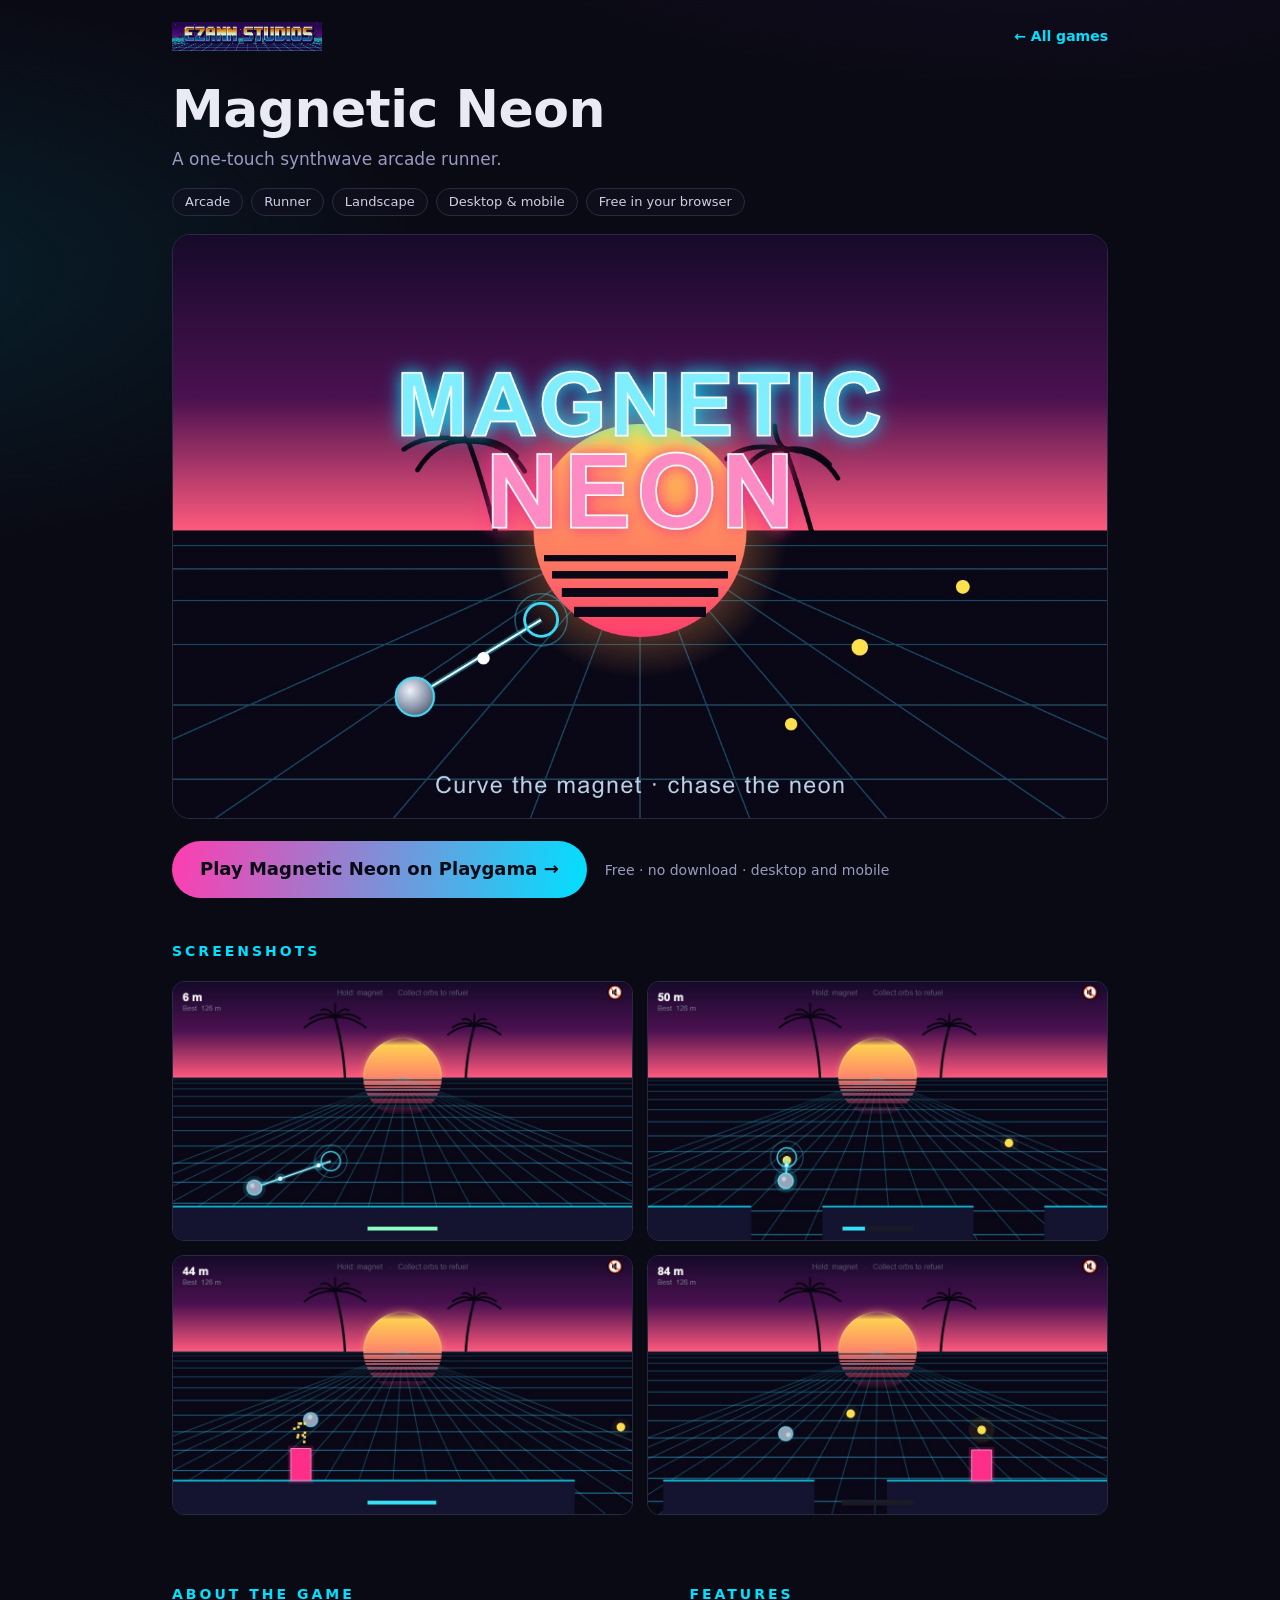
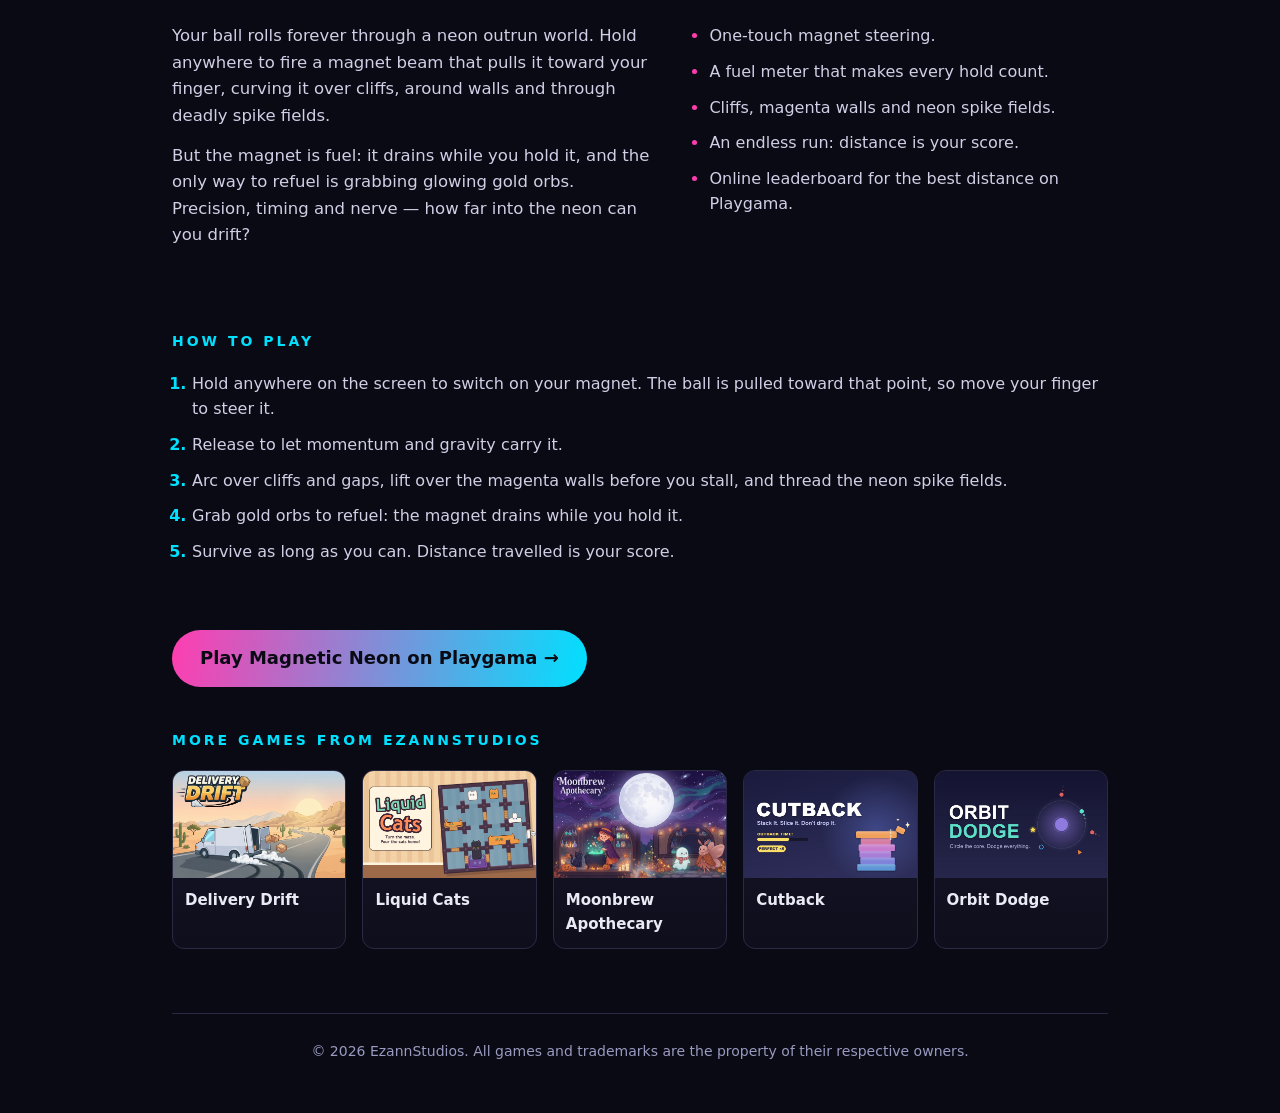
<file: magnetic-neon/index.html>
<!DOCTYPE html>
<html lang="en">
<head>
  <meta charset="UTF-8" />
  <meta name="viewport" content="width=device-width, initial-scale=1.0" />
  <title>Magnetic Neon — Free Synthwave Runner Game</title>
  <meta name="description" content="Play Magnetic Neon free in your browser: a one-touch synthwave runner. Hold to pull your ball with a magnet over cliffs, walls and neon spike fields." />
  <link rel="canonical" href="https://ezannstudios.github.io/web-games/magnetic-neon/" />
  <link rel="icon" href="data:image/svg+xml,%3Csvg xmlns='http://www.w3.org/2000/svg' viewBox='0 0 32 32'%3E%3Crect width='32' height='32' fill='%23000000'/%3E%3Ctext x='16' y='17' font-family='Arial,Helvetica,sans-serif' font-size='15' font-weight='bold' fill='%23ffffff' text-anchor='middle' dominant-baseline='central'%3EEZ%3C/text%3E%3C/svg%3E" />
  <meta property="og:type" content="website" />
  <meta property="og:site_name" content="EzannStudios" />
  <meta property="og:title" content="Magnetic Neon — Free Synthwave Runner Game" />
  <meta property="og:description" content="Play Magnetic Neon free in your browser: a one-touch synthwave runner. Hold to pull your ball with a magnet over cliffs, walls and neon spike fields." />
  <meta property="og:url" content="https://ezannstudios.github.io/web-games/magnetic-neon/" />
  <meta property="og:image" content="https://ezannstudios.github.io/web-games/assets/magnetic-neon.jpg" />
  <meta property="og:image:width" content="1360" />
  <meta property="og:image:height" content="850" />
  <meta property="og:image:alt" content="Magnetic Neon cover art" />
  <meta name="twitter:card" content="summary_large_image" />
  <meta name="twitter:title" content="Magnetic Neon — Free Synthwave Runner Game" />
  <meta name="twitter:description" content="Play Magnetic Neon free in your browser: a one-touch synthwave runner. Hold to pull your ball with a magnet over cliffs, walls and neon spike fields." />
  <meta name="twitter:image" content="https://ezannstudios.github.io/web-games/assets/magnetic-neon.jpg" />
  <link rel="stylesheet" href="../assets/site.css" />
  <script type="application/ld+json">{"@context": "https://schema.org", "@type": "VideoGame", "name": "Magnetic Neon", "url": "https://ezannstudios.github.io/web-games/magnetic-neon/", "description": "Play Magnetic Neon free in your browser: a one-touch synthwave runner. Hold to pull your ball with a magnet over cliffs, walls and neon spike fields.", "image": "https://ezannstudios.github.io/web-games/assets/magnetic-neon.jpg", "genre": ["Arcade", "Runner"], "gamePlatform": ["Web browser", "Desktop", "Mobile"], "applicationCategory": "Game", "operatingSystem": "Any (web browser)", "playMode": "SinglePlayer", "isAccessibleForFree": true, "inLanguage": "en", "author": {"@type": "Organization", "name": "EzannStudios", "url": "https://ezannstudios.github.io/web-games/", "logo": "https://ezannstudios.github.io/web-games/assets/logo.png"}, "publisher": {"@type": "Organization", "name": "EzannStudios", "url": "https://ezannstudios.github.io/web-games/", "logo": "https://ezannstudios.github.io/web-games/assets/logo.png"}, "offers": {"@type": "Offer", "price": "0", "priceCurrency": "USD", "url": "https://playgama.com/game/magnetic-neon?clid=p_86062e56-72cf-4a58-b19b-1f9aac66ab14"}, "screenshot": ["https://ezannstudios.github.io/web-games/assets/shots/magnetic-neon-1.jpg", "https://ezannstudios.github.io/web-games/assets/shots/magnetic-neon-2.jpg", "https://ezannstudios.github.io/web-games/assets/shots/magnetic-neon-3.jpg", "https://ezannstudios.github.io/web-games/assets/shots/magnetic-neon-4.jpg"]}</script>
  <script type="application/ld+json">{"@context": "https://schema.org", "@type": "BreadcrumbList", "itemListElement": [{"@type": "ListItem", "position": 1, "name": "Games", "item": "https://ezannstudios.github.io/web-games/"}, {"@type": "ListItem", "position": 2, "name": "Magnetic Neon", "item": "https://ezannstudios.github.io/web-games/magnetic-neon/"}]}</script>
</head>
<body>
  <div class="wrap">
    <nav class="topbar" aria-label="Site">
      <a class="home-logo" href="../"><img src="../assets/logo.png" alt="EzannStudios home" width="900" height="240" /></a>
      <a class="back" href="../#games">← All games</a>
    </nav>

    <main>
      <header class="game-head">
        <h1>Magnetic Neon</h1>
        <p class="sub">A one-touch synthwave arcade runner.</p>
        <ul class="chips"><li>Arcade</li><li>Runner</li><li>Landscape</li><li>Desktop &amp; mobile</li><li>Free in your browser</li></ul>
      </header>

      <div class="hero"><img src="../assets/magnetic-neon.jpg" alt="Magnetic Neon cover art" width="1360" height="850" fetchpriority="high" /></div>

      <div class="cta">
        <a class="play big" href="https://playgama.com/game/magnetic-neon?clid=p_86062e56-72cf-4a58-b19b-1f9aac66ab14" target="_blank" rel="noopener">Play Magnetic Neon on Playgama →</a>
        <span class="note">Free · no download · desktop and mobile</span>
      </div>

      <section>
        <h2>Screenshots</h2>
        <div class="shots landscape">
          <a href="../assets/shots/magnetic-neon-1.jpg" target="_blank" rel="noopener"><img src="../assets/shots/magnetic-neon-1.jpg" alt="Magnetic Neon: the magnet beam pulls the ball across the neon grid" width="960" height="540" loading="lazy" /></a>
          <a href="../assets/shots/magnetic-neon-2.jpg" target="_blank" rel="noopener"><img src="../assets/shots/magnetic-neon-2.jpg" alt="Magnetic Neon: the ball reaches for a gold fuel orb over a gap" width="960" height="540" loading="lazy" /></a>
          <a href="../assets/shots/magnetic-neon-3.jpg" target="_blank" rel="noopener"><img src="../assets/shots/magnetic-neon-3.jpg" alt="Magnetic Neon: lifting over a magenta wall to grab an orb" width="960" height="540" loading="lazy" /></a>
          <a href="../assets/shots/magnetic-neon-4.jpg" target="_blank" rel="noopener"><img src="../assets/shots/magnetic-neon-4.jpg" alt="Magnetic Neon: a magenta wall and a gap ahead on the synthwave road" width="960" height="540" loading="lazy" /></a>
        </div>
      </section>

      <div class="cols">
        <section class="prose">
          <h2>About the game</h2>
          <p>Your ball rolls forever through a neon outrun world. Hold anywhere to fire a magnet beam that pulls it toward your finger, curving it over cliffs, around walls and through deadly spike fields.</p>
          <p>But the magnet is fuel: it drains while you hold it, and the only way to refuel is grabbing glowing gold orbs. Precision, timing and nerve — how far into the neon can you drift?</p>
        </section>
        <section>
          <h2>Features</h2>
          <ul class="features">
            <li>One-touch magnet steering.</li>
            <li>A fuel meter that makes every hold count.</li>
            <li>Cliffs, magenta walls and neon spike fields.</li>
            <li>An endless run: distance is your score.</li>
            <li>Online leaderboard for the best distance on Playgama.</li>
          </ul>
        </section>
      </div>

      <section>
        <h2>How to play</h2>
          <ol class="steps">
            <li>Hold anywhere on the screen to switch on your magnet. The ball is pulled toward that point, so move your finger to steer it.</li>
            <li>Release to let momentum and gravity carry it.</li>
            <li>Arc over cliffs and gaps, lift over the magenta walls before you stall, and thread the neon spike fields.</li>
            <li>Grab gold orbs to refuel: the magnet drains while you hold it.</li>
            <li>Survive as long as you can. Distance travelled is your score.</li>
          </ol>
      </section>

      <div class="cta">
        <a class="play big" href="https://playgama.com/game/magnetic-neon?clid=p_86062e56-72cf-4a58-b19b-1f9aac66ab14" target="_blank" rel="noopener">Play Magnetic Neon on Playgama →</a>
      </div>

      <section>
        <h2>More games from EzannStudios</h2>
        <div class="more-games">
        <a class="mini" href="../delivery-drift/"><img src="../assets/delivery-drift.jpg" alt="Delivery Drift cover art" width="1360" height="850" loading="lazy" /><span>Delivery Drift</span></a>
        <a class="mini" href="../liquid-cats/"><img src="../assets/liquid-cats.jpg" alt="Liquid Cats cover art" width="1360" height="850" loading="lazy" /><span>Liquid Cats</span></a>
        <a class="mini" href="../moonbrew-apothecary/"><img src="../assets/moonbrew-apothecary.jpg" alt="Moonbrew Apothecary cover art" width="1360" height="850" loading="lazy" /><span>Moonbrew Apothecary</span></a>
        <a class="mini" href="../cutback/"><img src="../assets/cutback.jpg" alt="Cutback cover art" width="1360" height="850" loading="lazy" /><span>Cutback</span></a>
        <a class="mini" href="../orbit-dodge/"><img src="../assets/orbit-dodge.jpg" alt="Orbit Dodge cover art" width="1360" height="850" loading="lazy" /><span>Orbit Dodge</span></a>
        </div>
      </section>
    </main>

    <footer>
      &copy; <span id="year">2026</span> EzannStudios. All games and trademarks are the property of their respective owners.
    </footer>
  </div>

  <script>
    // Keep the footer year current (the only script on the page — no ads, no trackers).
    document.getElementById("year").textContent = new Date().getFullYear();
  </script>
</body>
</html>
</file>
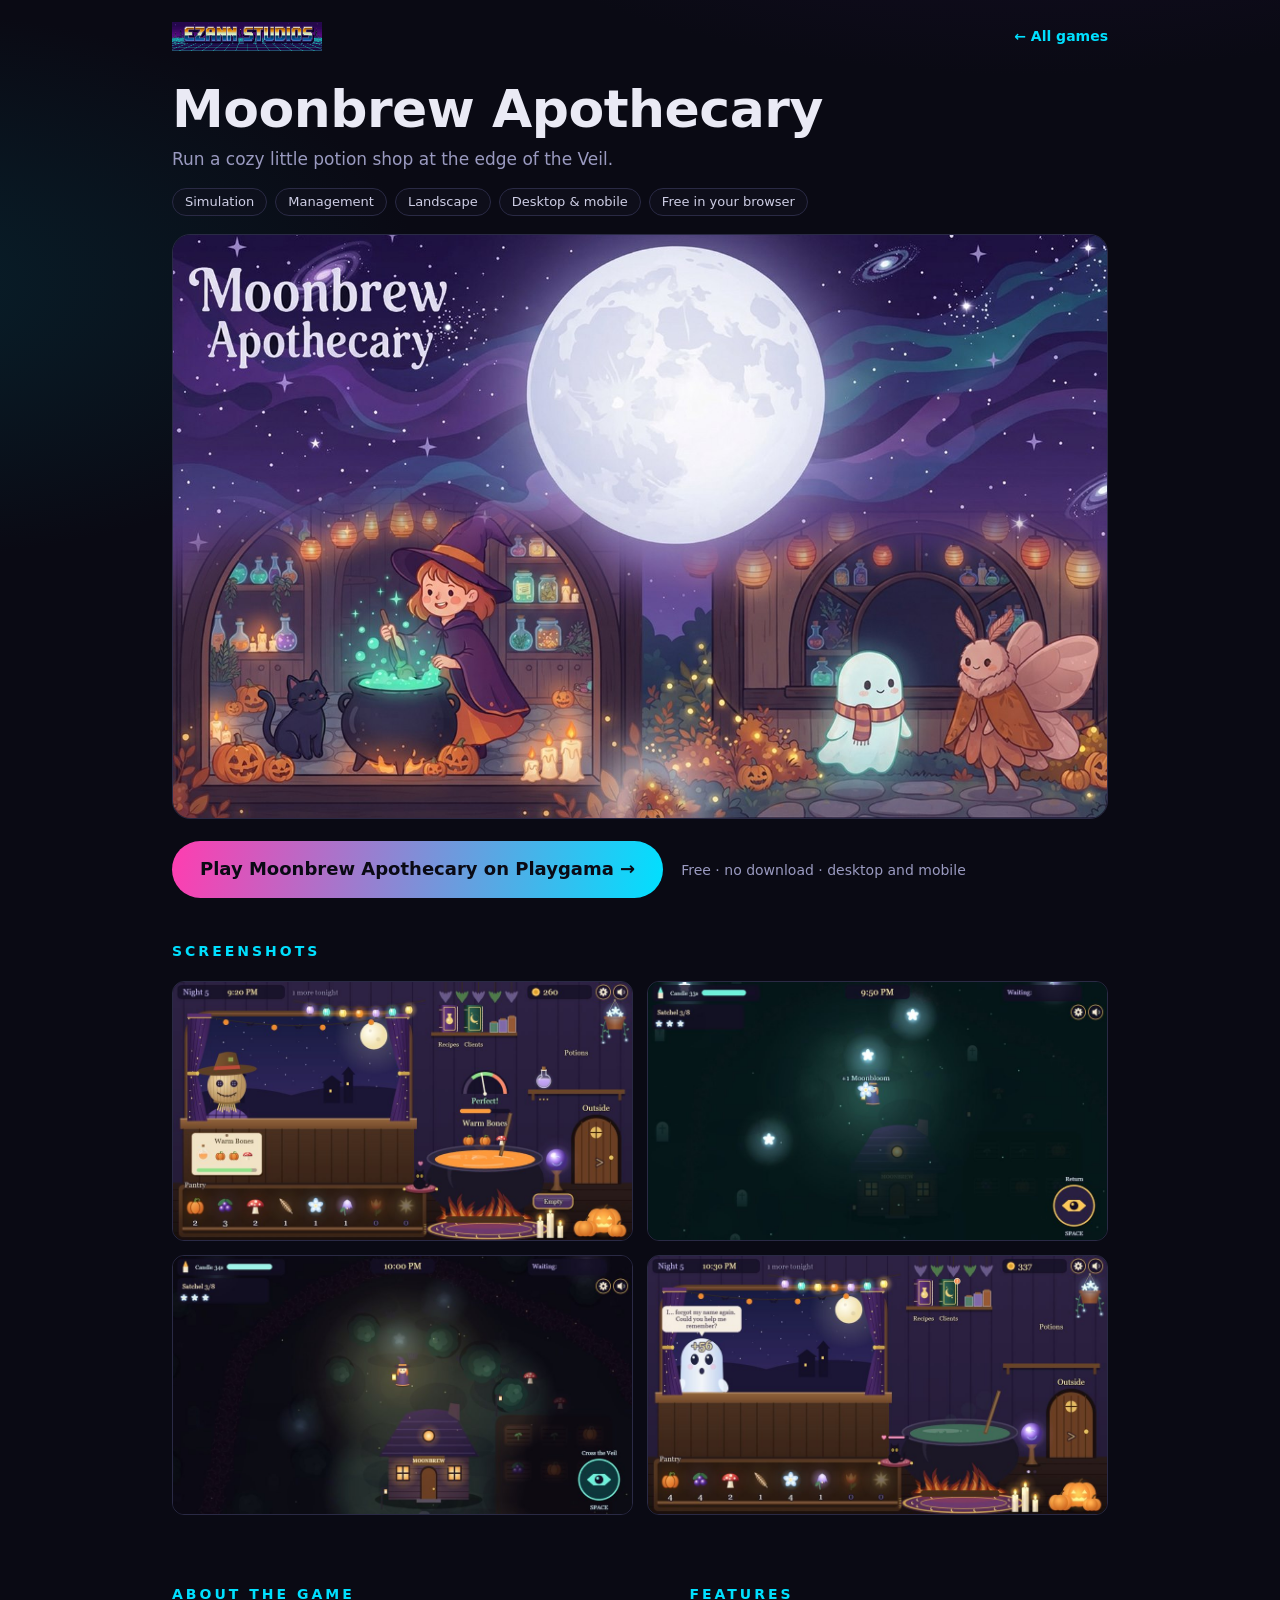
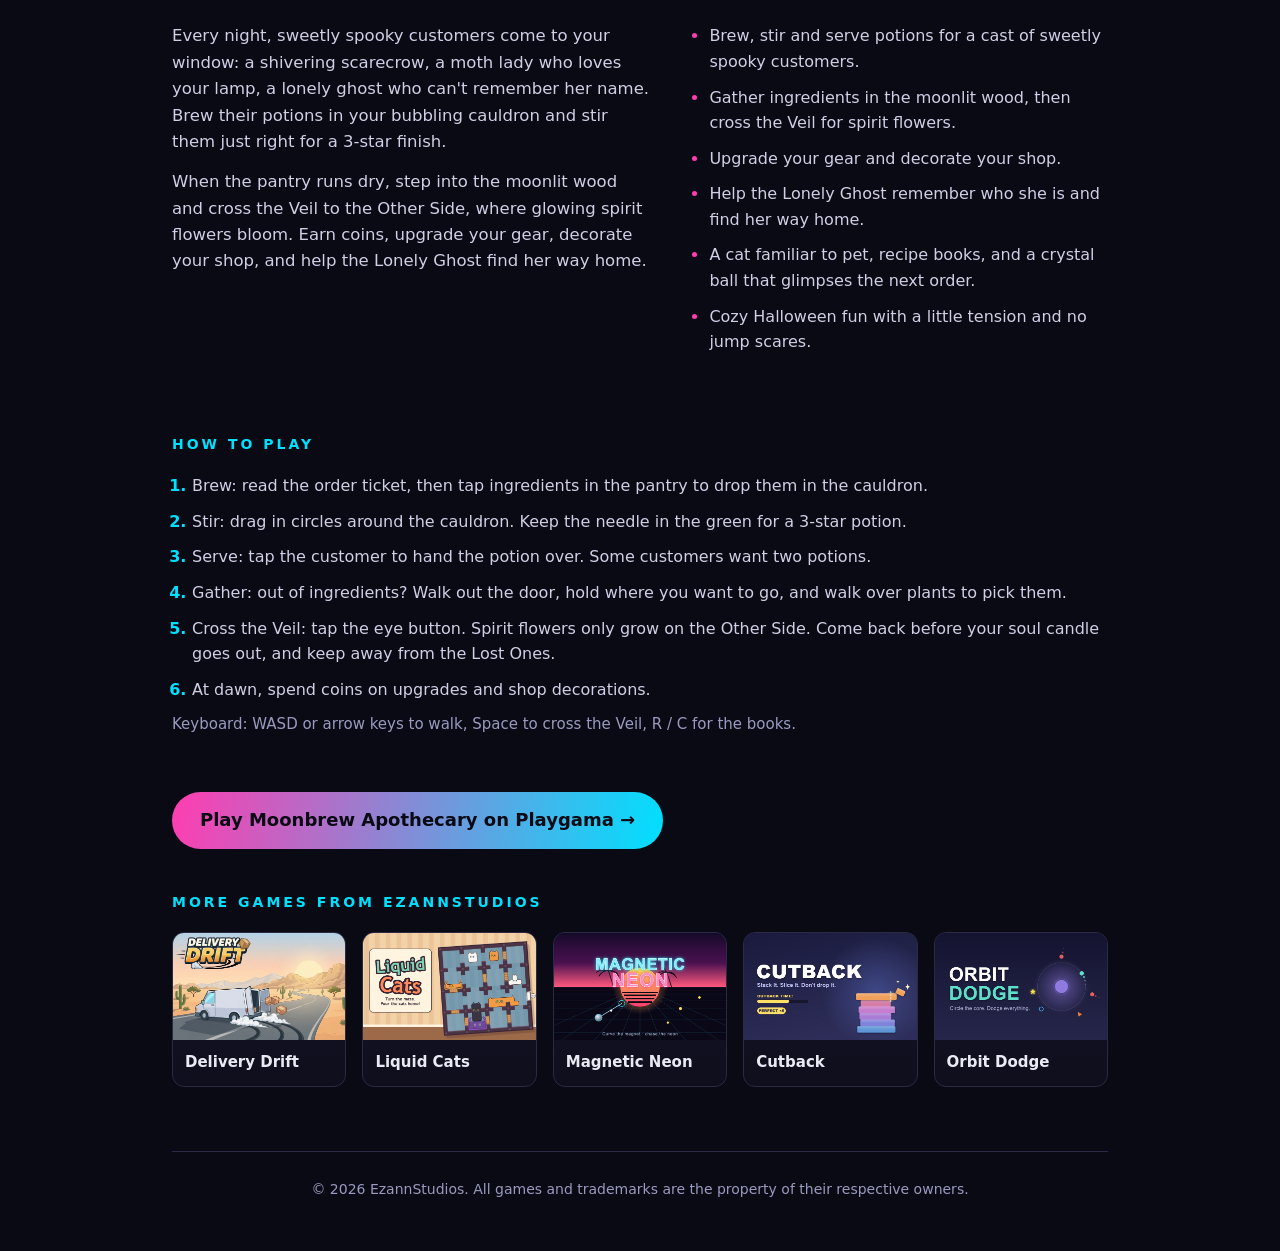
<file: moonbrew-apothecary/index.html>
<!DOCTYPE html>
<html lang="en">
<head>
  <meta charset="UTF-8" />
  <meta name="viewport" content="width=device-width, initial-scale=1.0" />
  <title>Moonbrew Apothecary — Cozy Halloween Potion Shop Game</title>
  <meta name="description" content="Play Moonbrew Apothecary free in your browser: run a cozy Halloween potion shop, brew for spooky customers and cross the Veil for glowing spirit flowers." />
  <link rel="canonical" href="https://ezannstudios.github.io/web-games/moonbrew-apothecary/" />
  <link rel="icon" href="data:image/svg+xml,%3Csvg xmlns='http://www.w3.org/2000/svg' viewBox='0 0 32 32'%3E%3Crect width='32' height='32' fill='%23000000'/%3E%3Ctext x='16' y='17' font-family='Arial,Helvetica,sans-serif' font-size='15' font-weight='bold' fill='%23ffffff' text-anchor='middle' dominant-baseline='central'%3EEZ%3C/text%3E%3C/svg%3E" />
  <meta property="og:type" content="website" />
  <meta property="og:site_name" content="EzannStudios" />
  <meta property="og:title" content="Moonbrew Apothecary — Cozy Halloween Potion Shop Game" />
  <meta property="og:description" content="Play Moonbrew Apothecary free in your browser: run a cozy Halloween potion shop, brew for spooky customers and cross the Veil for glowing spirit flowers." />
  <meta property="og:url" content="https://ezannstudios.github.io/web-games/moonbrew-apothecary/" />
  <meta property="og:image" content="https://ezannstudios.github.io/web-games/assets/moonbrew-apothecary.jpg" />
  <meta property="og:image:width" content="1360" />
  <meta property="og:image:height" content="850" />
  <meta property="og:image:alt" content="Moonbrew Apothecary cover art" />
  <meta name="twitter:card" content="summary_large_image" />
  <meta name="twitter:title" content="Moonbrew Apothecary — Cozy Halloween Potion Shop Game" />
  <meta name="twitter:description" content="Play Moonbrew Apothecary free in your browser: run a cozy Halloween potion shop, brew for spooky customers and cross the Veil for glowing spirit flowers." />
  <meta name="twitter:image" content="https://ezannstudios.github.io/web-games/assets/moonbrew-apothecary.jpg" />
  <link rel="stylesheet" href="../assets/site.css" />
  <script type="application/ld+json">{"@context": "https://schema.org", "@type": "VideoGame", "name": "Moonbrew Apothecary", "url": "https://ezannstudios.github.io/web-games/moonbrew-apothecary/", "description": "Play Moonbrew Apothecary free in your browser: run a cozy Halloween potion shop, brew for spooky customers and cross the Veil for glowing spirit flowers.", "image": "https://ezannstudios.github.io/web-games/assets/moonbrew-apothecary.jpg", "genre": ["Simulation", "Management"], "gamePlatform": ["Web browser", "Desktop", "Mobile"], "applicationCategory": "Game", "operatingSystem": "Any (web browser)", "playMode": "SinglePlayer", "isAccessibleForFree": true, "inLanguage": "en", "author": {"@type": "Organization", "name": "EzannStudios", "url": "https://ezannstudios.github.io/web-games/", "logo": "https://ezannstudios.github.io/web-games/assets/logo.png"}, "publisher": {"@type": "Organization", "name": "EzannStudios", "url": "https://ezannstudios.github.io/web-games/", "logo": "https://ezannstudios.github.io/web-games/assets/logo.png"}, "offers": {"@type": "Offer", "price": "0", "priceCurrency": "USD", "url": "https://playgama.ai/play/h7rsoeyvfn"}, "screenshot": ["https://ezannstudios.github.io/web-games/assets/shots/moonbrew-apothecary-1.jpg", "https://ezannstudios.github.io/web-games/assets/shots/moonbrew-apothecary-2.jpg", "https://ezannstudios.github.io/web-games/assets/shots/moonbrew-apothecary-3.jpg", "https://ezannstudios.github.io/web-games/assets/shots/moonbrew-apothecary-4.jpg"]}</script>
  <script type="application/ld+json">{"@context": "https://schema.org", "@type": "BreadcrumbList", "itemListElement": [{"@type": "ListItem", "position": 1, "name": "Games", "item": "https://ezannstudios.github.io/web-games/"}, {"@type": "ListItem", "position": 2, "name": "Moonbrew Apothecary", "item": "https://ezannstudios.github.io/web-games/moonbrew-apothecary/"}]}</script>
</head>
<body>
  <div class="wrap">
    <nav class="topbar" aria-label="Site">
      <a class="home-logo" href="../"><img src="../assets/logo.png" alt="EzannStudios home" width="900" height="240" /></a>
      <a class="back" href="../#games">← All games</a>
    </nav>

    <main>
      <header class="game-head">
        <h1>Moonbrew Apothecary</h1>
        <p class="sub">Run a cozy little potion shop at the edge of the Veil.</p>
        <ul class="chips"><li>Simulation</li><li>Management</li><li>Landscape</li><li>Desktop &amp; mobile</li><li>Free in your browser</li></ul>
      </header>

      <div class="hero"><img src="../assets/moonbrew-apothecary.jpg" alt="Moonbrew Apothecary cover art" width="1360" height="850" fetchpriority="high" /></div>

      <div class="cta">
        <a class="play big" href="https://playgama.ai/play/h7rsoeyvfn" target="_blank" rel="noopener">Play Moonbrew Apothecary on Playgama →</a>
        <span class="note">Free · no download · desktop and mobile</span>
      </div>

      <section>
        <h2>Screenshots</h2>
        <div class="shots landscape">
          <a href="../assets/shots/moonbrew-apothecary-1.jpg" target="_blank" rel="noopener"><img src="../assets/shots/moonbrew-apothecary-1.jpg" alt="Moonbrew Apothecary: stirring a 3-star Warm Bones potion for the scarecrow" width="960" height="540" loading="lazy" /></a>
          <a href="../assets/shots/moonbrew-apothecary-2.jpg" target="_blank" rel="noopener"><img src="../assets/shots/moonbrew-apothecary-2.jpg" alt="Moonbrew Apothecary: gathering glowing moonblooms on the Other Side of the Veil" width="960" height="540" loading="lazy" /></a>
          <a href="../assets/shots/moonbrew-apothecary-3.jpg" target="_blank" rel="noopener"><img src="../assets/shots/moonbrew-apothecary-3.jpg" alt="Moonbrew Apothecary: the moonlit wood outside the potion shop" width="960" height="540" loading="lazy" /></a>
          <a href="../assets/shots/moonbrew-apothecary-4.jpg" target="_blank" rel="noopener"><img src="../assets/shots/moonbrew-apothecary-4.jpg" alt="Moonbrew Apothecary: the lonely ghost asks for help remembering her name" width="960" height="540" loading="lazy" /></a>
        </div>
      </section>

      <div class="cols">
        <section class="prose">
          <h2>About the game</h2>
          <p>Every night, sweetly spooky customers come to your window: a shivering scarecrow, a moth lady who loves your lamp, a lonely ghost who can&#x27;t remember her name. Brew their potions in your bubbling cauldron and stir them just right for a 3-star finish.</p>
          <p>When the pantry runs dry, step into the moonlit wood and cross the Veil to the Other Side, where glowing spirit flowers bloom. Earn coins, upgrade your gear, decorate your shop, and help the Lonely Ghost find her way home.</p>
        </section>
        <section>
          <h2>Features</h2>
          <ul class="features">
            <li>Brew, stir and serve potions for a cast of sweetly spooky customers.</li>
            <li>Gather ingredients in the moonlit wood, then cross the Veil for spirit flowers.</li>
            <li>Upgrade your gear and decorate your shop.</li>
            <li>Help the Lonely Ghost remember who she is and find her way home.</li>
            <li>A cat familiar to pet, recipe books, and a crystal ball that glimpses the next order.</li>
            <li>Cozy Halloween fun with a little tension and no jump scares.</li>
          </ul>
        </section>
      </div>

      <section>
        <h2>How to play</h2>
          <ol class="steps">
            <li>Brew: read the order ticket, then tap ingredients in the pantry to drop them in the cauldron.</li>
            <li>Stir: drag in circles around the cauldron. Keep the needle in the green for a 3-star potion.</li>
            <li>Serve: tap the customer to hand the potion over. Some customers want two potions.</li>
            <li>Gather: out of ingredients? Walk out the door, hold where you want to go, and walk over plants to pick them.</li>
            <li>Cross the Veil: tap the eye button. Spirit flowers only grow on the Other Side. Come back before your soul candle goes out, and keep away from the Lost Ones.</li>
            <li>At dawn, spend coins on upgrades and shop decorations.</li>
          </ol>
          <p class="keys">Keyboard: WASD or arrow keys to walk, Space to cross the Veil, R / C for the books.</p>
      </section>

      <div class="cta">
        <a class="play big" href="https://playgama.ai/play/h7rsoeyvfn" target="_blank" rel="noopener">Play Moonbrew Apothecary on Playgama →</a>
      </div>

      <section>
        <h2>More games from EzannStudios</h2>
        <div class="more-games">
        <a class="mini" href="../delivery-drift/"><img src="../assets/delivery-drift.jpg" alt="Delivery Drift cover art" width="1360" height="850" loading="lazy" /><span>Delivery Drift</span></a>
        <a class="mini" href="../liquid-cats/"><img src="../assets/liquid-cats.jpg" alt="Liquid Cats cover art" width="1360" height="850" loading="lazy" /><span>Liquid Cats</span></a>
        <a class="mini" href="../magnetic-neon/"><img src="../assets/magnetic-neon.jpg" alt="Magnetic Neon cover art" width="1360" height="850" loading="lazy" /><span>Magnetic Neon</span></a>
        <a class="mini" href="../cutback/"><img src="../assets/cutback.jpg" alt="Cutback cover art" width="1360" height="850" loading="lazy" /><span>Cutback</span></a>
        <a class="mini" href="../orbit-dodge/"><img src="../assets/orbit-dodge.jpg" alt="Orbit Dodge cover art" width="1360" height="850" loading="lazy" /><span>Orbit Dodge</span></a>
        </div>
      </section>
    </main>

    <footer>
      &copy; <span id="year">2026</span> EzannStudios. All games and trademarks are the property of their respective owners.
    </footer>
  </div>

  <script>
    // Keep the footer year current (the only script on the page — no ads, no trackers).
    document.getElementById("year").textContent = new Date().getFullYear();
  </script>
</body>
</html>
</file>
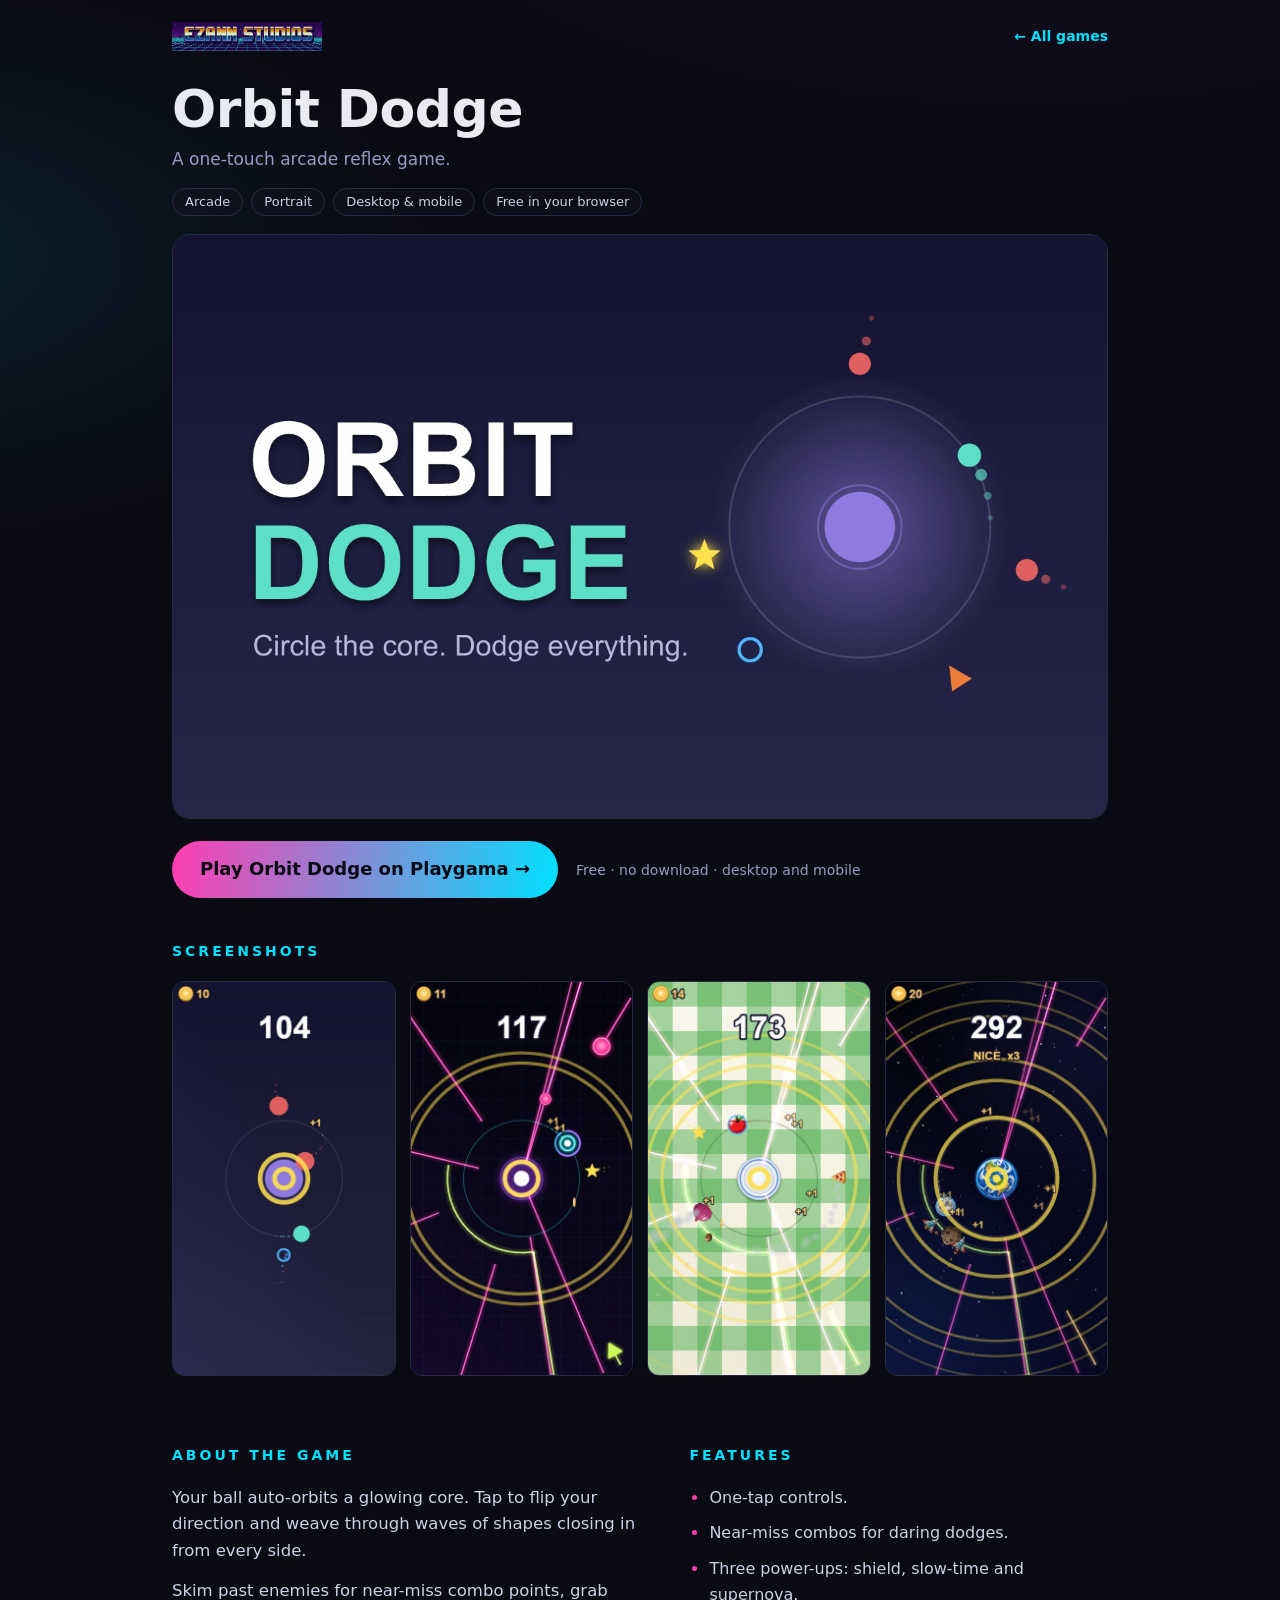
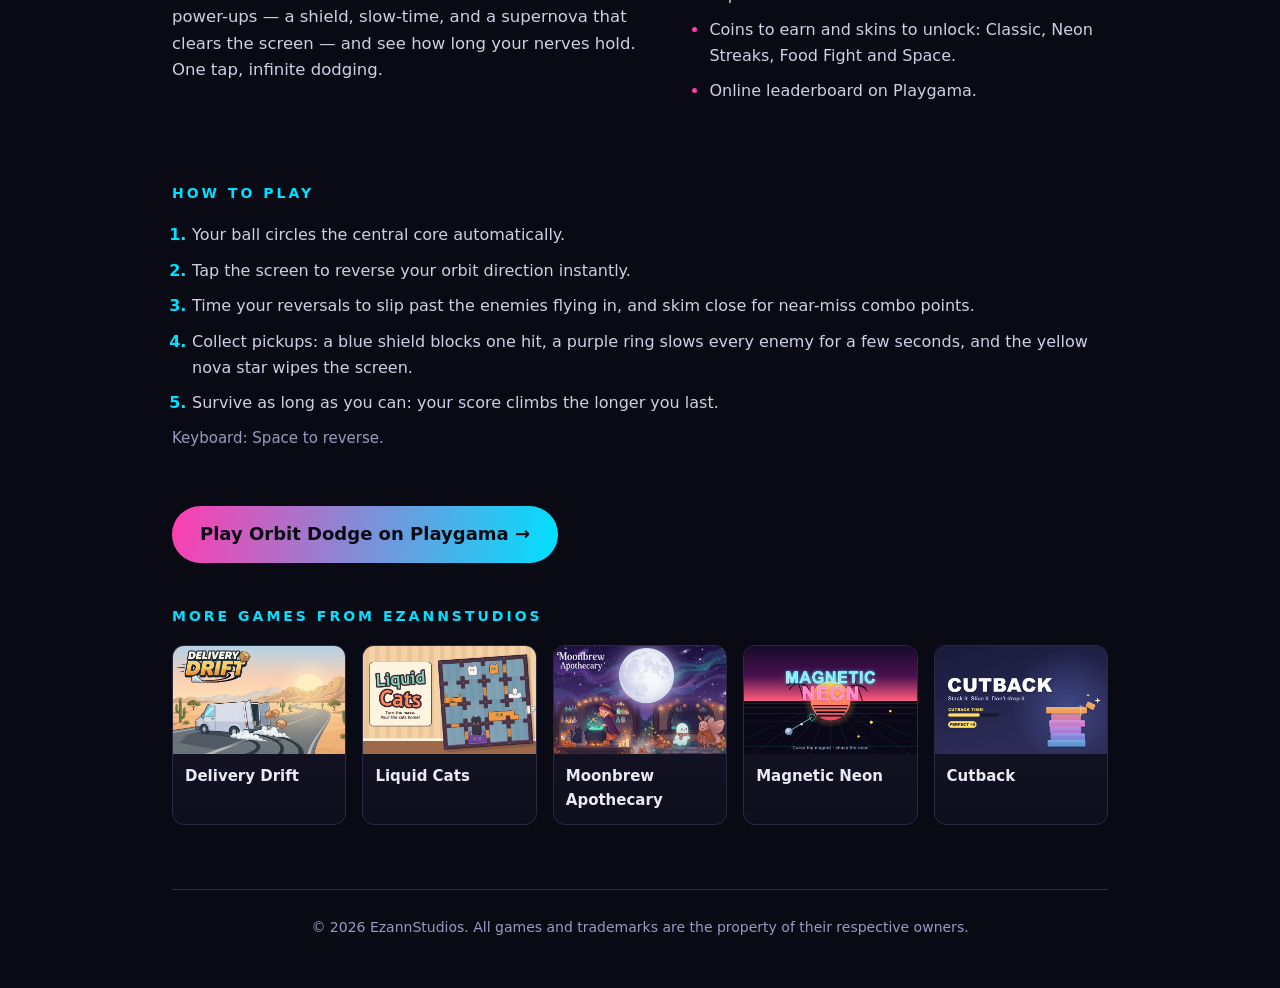
<file: orbit-dodge/index.html>
<!DOCTYPE html>
<html lang="en">
<head>
  <meta charset="UTF-8" />
  <meta name="viewport" content="width=device-width, initial-scale=1.0" />
  <title>Orbit Dodge — Free One-Touch Arcade Game</title>
  <meta name="description" content="Play Orbit Dodge free in your browser: a one-touch arcade reflex game. Tap to flip your orbit, dodge waves of shapes and grab power-ups." />
  <link rel="canonical" href="https://ezannstudios.github.io/web-games/orbit-dodge/" />
  <link rel="icon" href="data:image/svg+xml,%3Csvg xmlns='http://www.w3.org/2000/svg' viewBox='0 0 32 32'%3E%3Crect width='32' height='32' fill='%23000000'/%3E%3Ctext x='16' y='17' font-family='Arial,Helvetica,sans-serif' font-size='15' font-weight='bold' fill='%23ffffff' text-anchor='middle' dominant-baseline='central'%3EEZ%3C/text%3E%3C/svg%3E" />
  <meta property="og:type" content="website" />
  <meta property="og:site_name" content="EzannStudios" />
  <meta property="og:title" content="Orbit Dodge — Free One-Touch Arcade Game" />
  <meta property="og:description" content="Play Orbit Dodge free in your browser: a one-touch arcade reflex game. Tap to flip your orbit, dodge waves of shapes and grab power-ups." />
  <meta property="og:url" content="https://ezannstudios.github.io/web-games/orbit-dodge/" />
  <meta property="og:image" content="https://ezannstudios.github.io/web-games/assets/orbit-dodge.jpg" />
  <meta property="og:image:width" content="1360" />
  <meta property="og:image:height" content="850" />
  <meta property="og:image:alt" content="Orbit Dodge cover art" />
  <meta name="twitter:card" content="summary_large_image" />
  <meta name="twitter:title" content="Orbit Dodge — Free One-Touch Arcade Game" />
  <meta name="twitter:description" content="Play Orbit Dodge free in your browser: a one-touch arcade reflex game. Tap to flip your orbit, dodge waves of shapes and grab power-ups." />
  <meta name="twitter:image" content="https://ezannstudios.github.io/web-games/assets/orbit-dodge.jpg" />
  <link rel="stylesheet" href="../assets/site.css" />
  <script type="application/ld+json">{"@context": "https://schema.org", "@type": "VideoGame", "name": "Orbit Dodge", "url": "https://ezannstudios.github.io/web-games/orbit-dodge/", "description": "Play Orbit Dodge free in your browser: a one-touch arcade reflex game. Tap to flip your orbit, dodge waves of shapes and grab power-ups.", "image": "https://ezannstudios.github.io/web-games/assets/orbit-dodge.jpg", "genre": ["Arcade"], "gamePlatform": ["Web browser", "Desktop", "Mobile"], "applicationCategory": "Game", "operatingSystem": "Any (web browser)", "playMode": "SinglePlayer", "isAccessibleForFree": true, "inLanguage": "en", "author": {"@type": "Organization", "name": "EzannStudios", "url": "https://ezannstudios.github.io/web-games/", "logo": "https://ezannstudios.github.io/web-games/assets/logo.png"}, "publisher": {"@type": "Organization", "name": "EzannStudios", "url": "https://ezannstudios.github.io/web-games/", "logo": "https://ezannstudios.github.io/web-games/assets/logo.png"}, "offers": {"@type": "Offer", "price": "0", "priceCurrency": "USD", "url": "https://playgama.com/game/orbit-dodge?clid=p_86062e56-72cf-4a58-b19b-1f9aac66ab14"}, "screenshot": ["https://ezannstudios.github.io/web-games/assets/shots/orbit-dodge-1.jpg", "https://ezannstudios.github.io/web-games/assets/shots/orbit-dodge-2.jpg", "https://ezannstudios.github.io/web-games/assets/shots/orbit-dodge-3.jpg", "https://ezannstudios.github.io/web-games/assets/shots/orbit-dodge-4.jpg"]}</script>
  <script type="application/ld+json">{"@context": "https://schema.org", "@type": "BreadcrumbList", "itemListElement": [{"@type": "ListItem", "position": 1, "name": "Games", "item": "https://ezannstudios.github.io/web-games/"}, {"@type": "ListItem", "position": 2, "name": "Orbit Dodge", "item": "https://ezannstudios.github.io/web-games/orbit-dodge/"}]}</script>
</head>
<body>
  <div class="wrap">
    <nav class="topbar" aria-label="Site">
      <a class="home-logo" href="../"><img src="../assets/logo.png" alt="EzannStudios home" width="900" height="240" /></a>
      <a class="back" href="../#games">← All games</a>
    </nav>

    <main>
      <header class="game-head">
        <h1>Orbit Dodge</h1>
        <p class="sub">A one-touch arcade reflex game.</p>
        <ul class="chips"><li>Arcade</li><li>Portrait</li><li>Desktop &amp; mobile</li><li>Free in your browser</li></ul>
      </header>

      <div class="hero"><img src="../assets/orbit-dodge.jpg" alt="Orbit Dodge cover art" width="1360" height="850" fetchpriority="high" /></div>

      <div class="cta">
        <a class="play big" href="https://playgama.com/game/orbit-dodge?clid=p_86062e56-72cf-4a58-b19b-1f9aac66ab14" target="_blank" rel="noopener">Play Orbit Dodge on Playgama →</a>
        <span class="note">Free · no download · desktop and mobile</span>
      </div>

      <section>
        <h2>Screenshots</h2>
        <div class="shots portrait">
          <a href="../assets/shots/orbit-dodge-1.jpg" target="_blank" rel="noopener"><img src="../assets/shots/orbit-dodge-1.jpg" alt="Orbit Dodge with the Classic skin: dodging shapes around the glowing core" width="450" height="800" loading="lazy" /></a>
          <a href="../assets/shots/orbit-dodge-2.jpg" target="_blank" rel="noopener"><img src="../assets/shots/orbit-dodge-2.jpg" alt="Orbit Dodge with the Neon Streaks skin: a near miss among the neon streaks" width="450" height="800" loading="lazy" /></a>
          <a href="../assets/shots/orbit-dodge-3.jpg" target="_blank" rel="noopener"><img src="../assets/shots/orbit-dodge-3.jpg" alt="Orbit Dodge with the Food Fight skin: dodging food on the picnic blanket" width="450" height="800" loading="lazy" /></a>
          <a href="../assets/shots/orbit-dodge-4.jpg" target="_blank" rel="noopener"><img src="../assets/shots/orbit-dodge-4.jpg" alt="Orbit Dodge with the Space skin: asteroids and ships around the Earth, NICE x3 combo" width="450" height="800" loading="lazy" /></a>
        </div>
      </section>

      <div class="cols">
        <section class="prose">
          <h2>About the game</h2>
          <p>Your ball auto-orbits a glowing core. Tap to flip your direction and weave through waves of shapes closing in from every side.</p>
          <p>Skim past enemies for near-miss combo points, grab power-ups — a shield, slow-time, and a supernova that clears the screen — and see how long your nerves hold. One tap, infinite dodging.</p>
        </section>
        <section>
          <h2>Features</h2>
          <ul class="features">
            <li>One-tap controls.</li>
            <li>Near-miss combos for daring dodges.</li>
            <li>Three power-ups: shield, slow-time and supernova.</li>
            <li>Coins to earn and skins to unlock: Classic, Neon Streaks, Food Fight and Space.</li>
            <li>Online leaderboard on Playgama.</li>
          </ul>
        </section>
      </div>

      <section>
        <h2>How to play</h2>
          <ol class="steps">
            <li>Your ball circles the central core automatically.</li>
            <li>Tap the screen to reverse your orbit direction instantly.</li>
            <li>Time your reversals to slip past the enemies flying in, and skim close for near-miss combo points.</li>
            <li>Collect pickups: a blue shield blocks one hit, a purple ring slows every enemy for a few seconds, and the yellow nova star wipes the screen.</li>
            <li>Survive as long as you can: your score climbs the longer you last.</li>
          </ol>
          <p class="keys">Keyboard: Space to reverse.</p>
      </section>

      <div class="cta">
        <a class="play big" href="https://playgama.com/game/orbit-dodge?clid=p_86062e56-72cf-4a58-b19b-1f9aac66ab14" target="_blank" rel="noopener">Play Orbit Dodge on Playgama →</a>
      </div>

      <section>
        <h2>More games from EzannStudios</h2>
        <div class="more-games">
        <a class="mini" href="../delivery-drift/"><img src="../assets/delivery-drift.jpg" alt="Delivery Drift cover art" width="1360" height="850" loading="lazy" /><span>Delivery Drift</span></a>
        <a class="mini" href="../liquid-cats/"><img src="../assets/liquid-cats.jpg" alt="Liquid Cats cover art" width="1360" height="850" loading="lazy" /><span>Liquid Cats</span></a>
        <a class="mini" href="../moonbrew-apothecary/"><img src="../assets/moonbrew-apothecary.jpg" alt="Moonbrew Apothecary cover art" width="1360" height="850" loading="lazy" /><span>Moonbrew Apothecary</span></a>
        <a class="mini" href="../magnetic-neon/"><img src="../assets/magnetic-neon.jpg" alt="Magnetic Neon cover art" width="1360" height="850" loading="lazy" /><span>Magnetic Neon</span></a>
        <a class="mini" href="../cutback/"><img src="../assets/cutback.jpg" alt="Cutback cover art" width="1360" height="850" loading="lazy" /><span>Cutback</span></a>
        </div>
      </section>
    </main>

    <footer>
      &copy; <span id="year">2026</span> EzannStudios. All games and trademarks are the property of their respective owners.
    </footer>
  </div>

  <script>
    // Keep the footer year current (the only script on the page — no ads, no trackers).
    document.getElementById("year").textContent = new Date().getFullYear();
  </script>
</body>
</html>
</file>
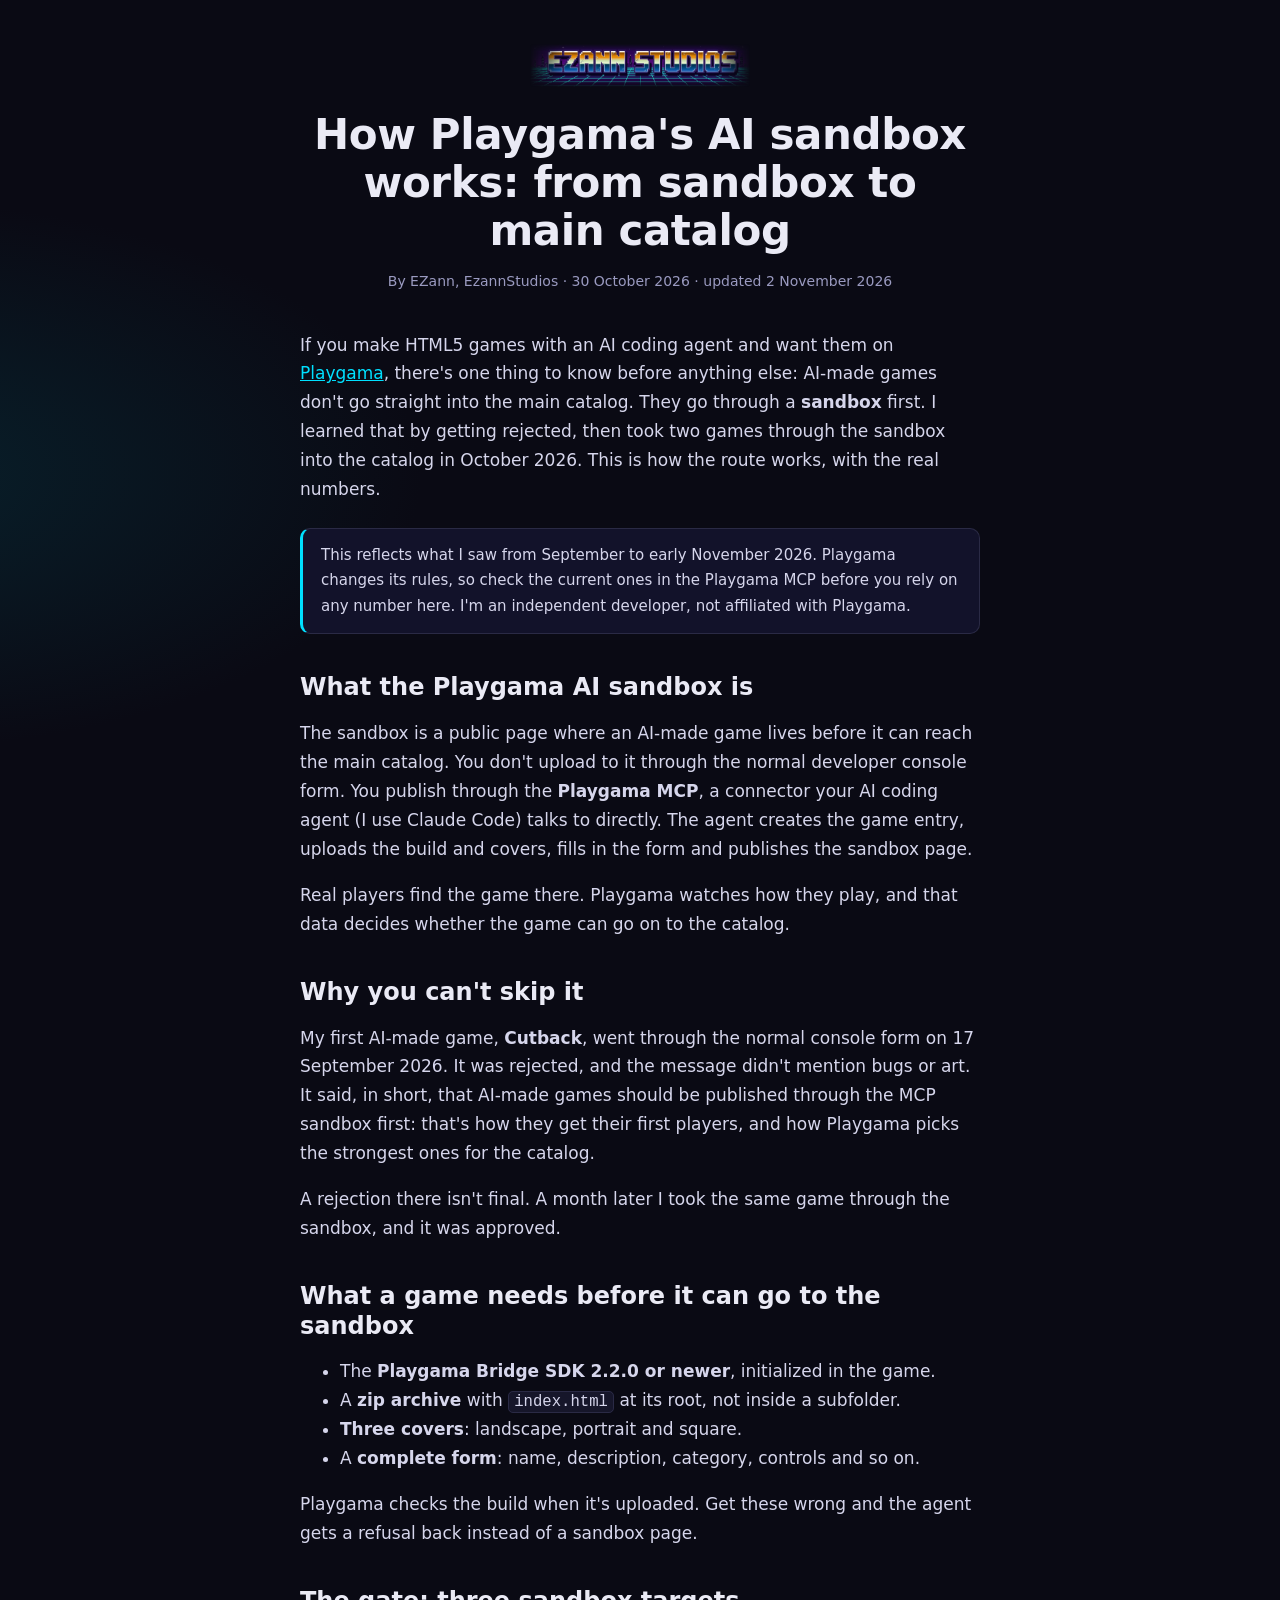
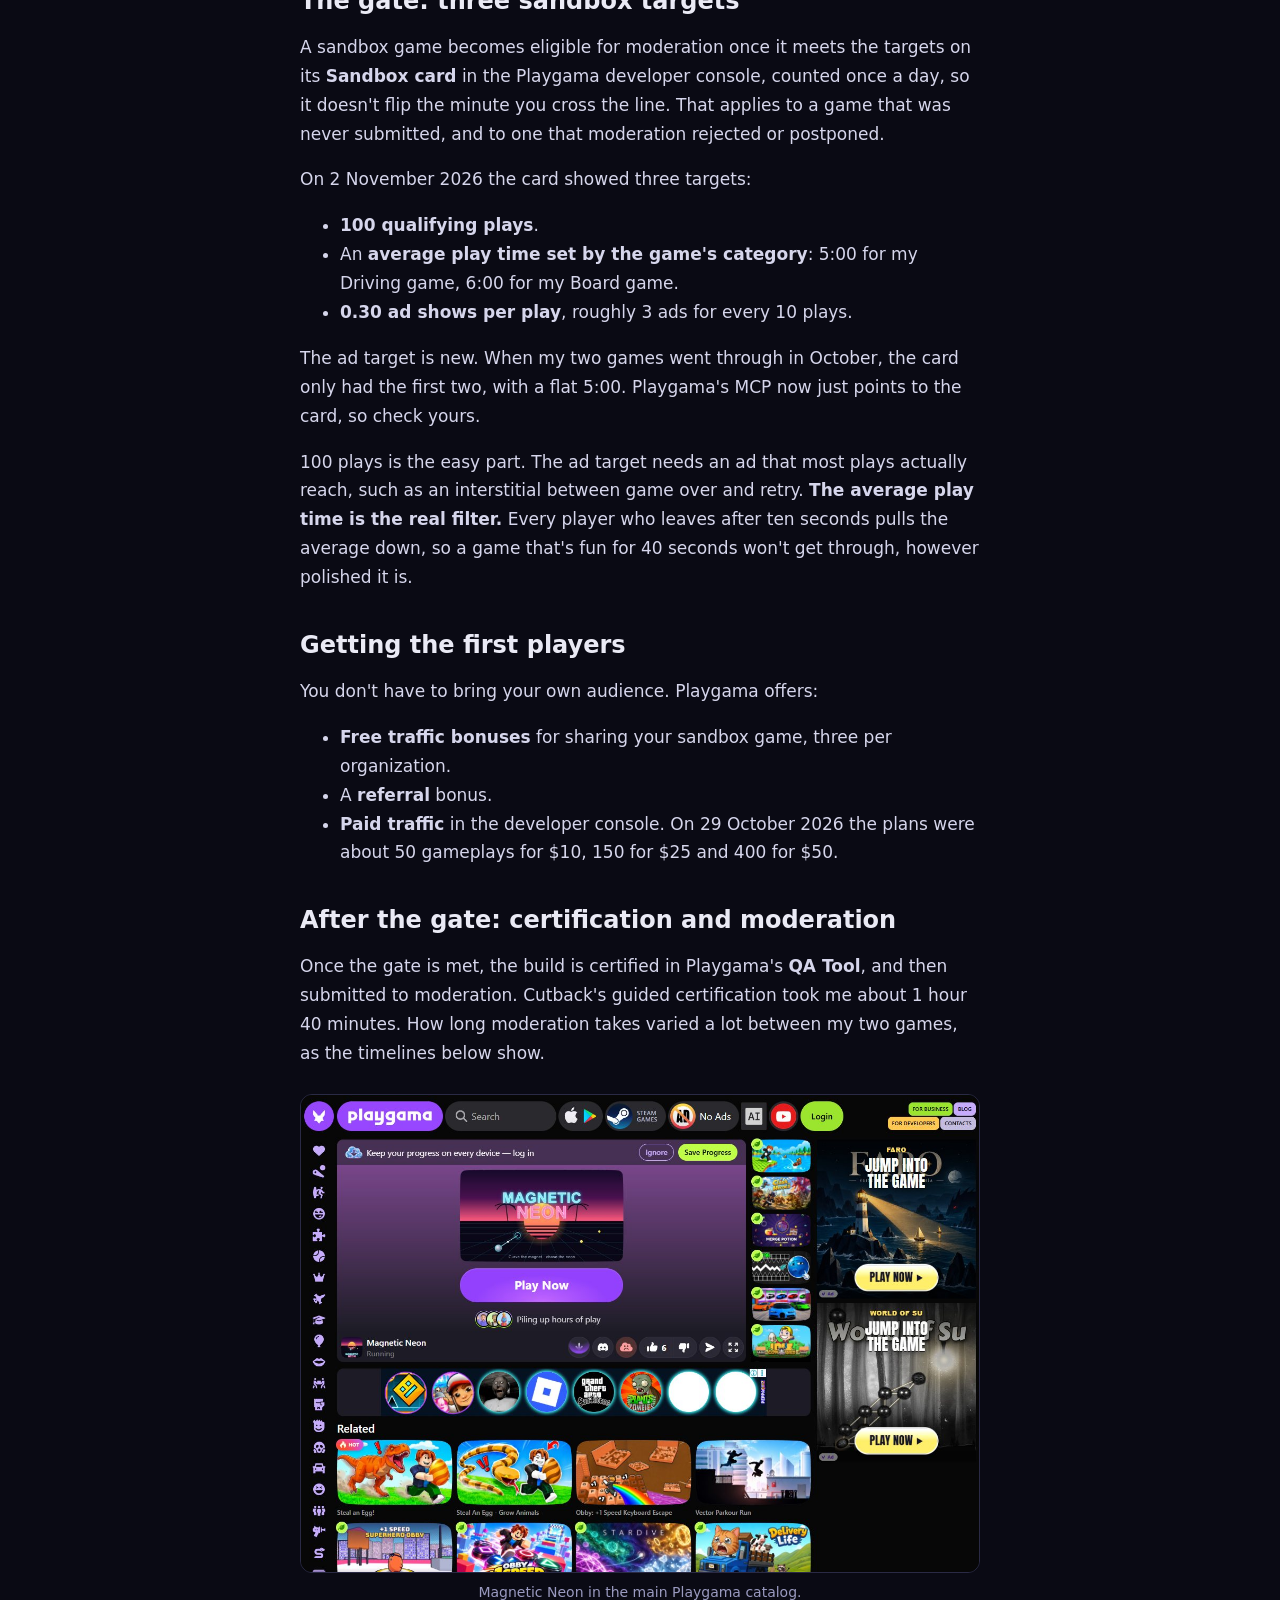
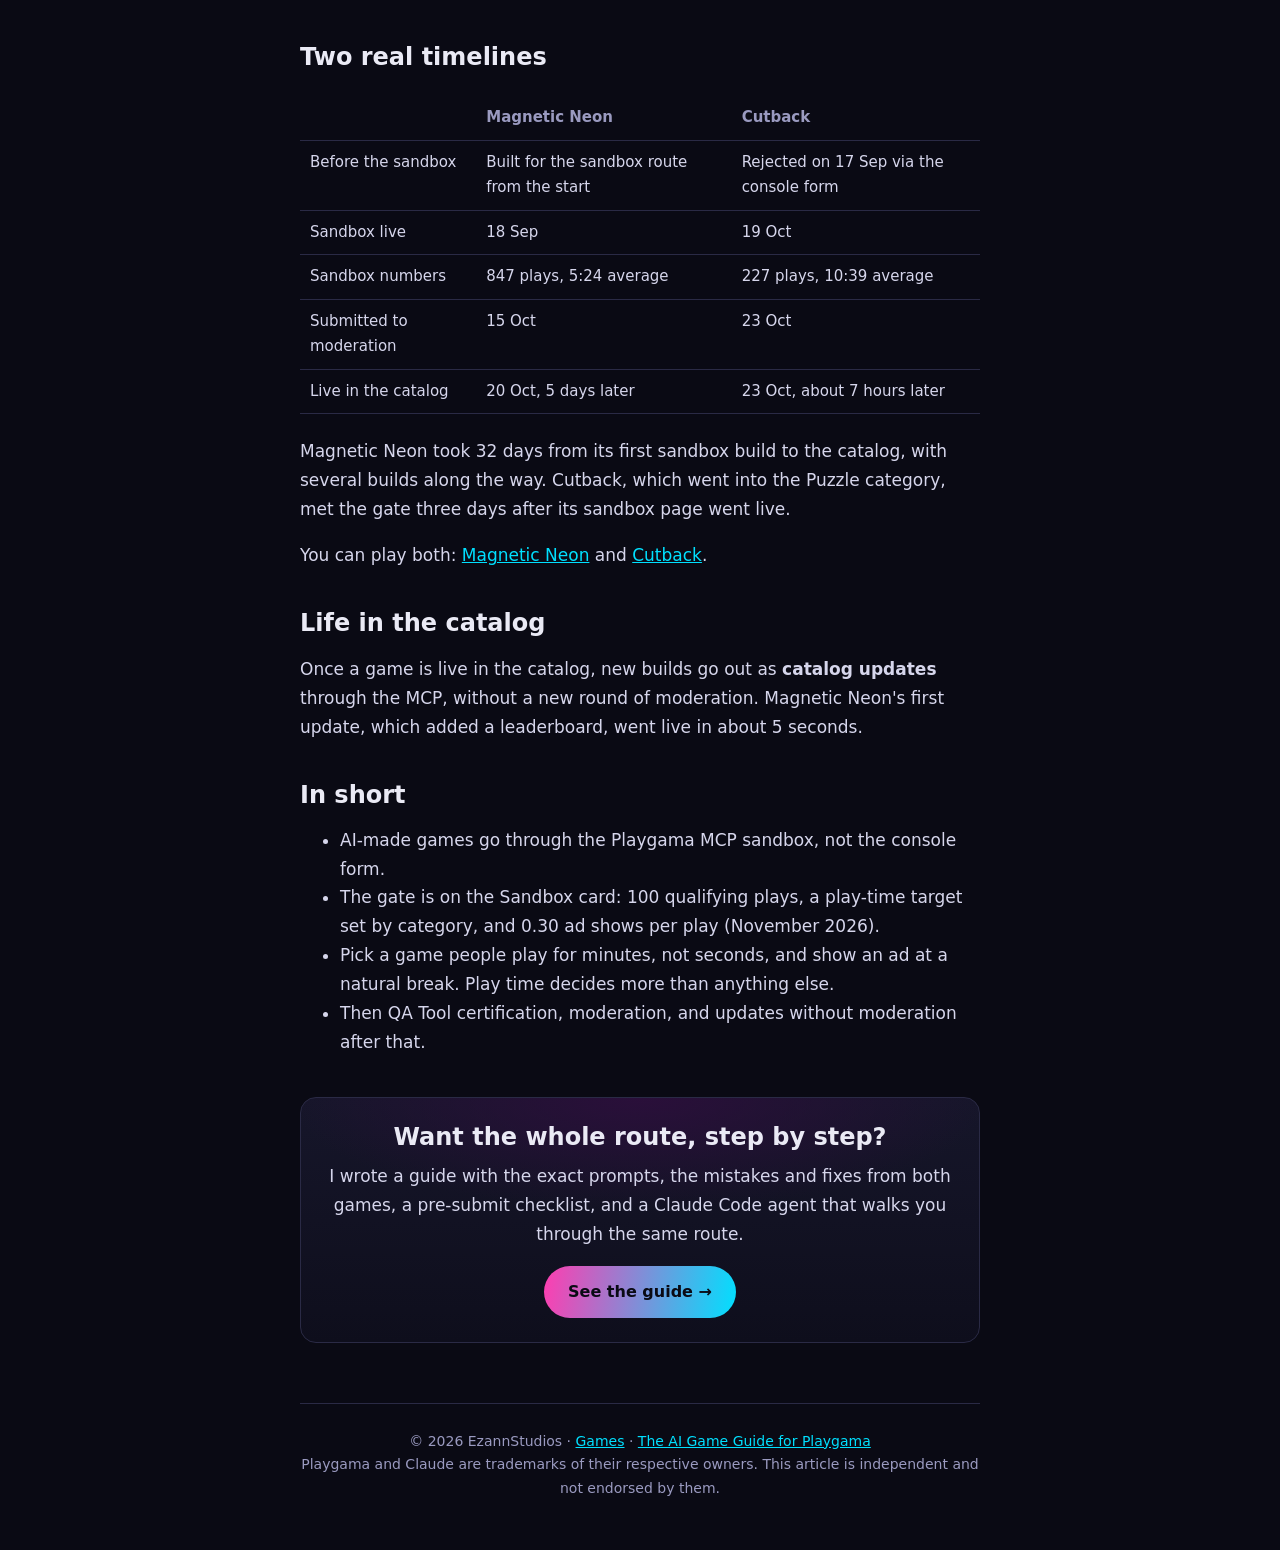
<file: playgama-ai-sandbox/index.html>
<!DOCTYPE html>
<html lang="en">
<head>
  <meta charset="UTF-8">
  <meta name="viewport" content="width=device-width, initial-scale=1.0">
  <title>How Playgama's AI Sandbox Works: From Sandbox to Main Catalog — EzannStudios</title>
  <meta name="description" content="How Playgama's AI sandbox works in 2026: publishing AI-made games through the MCP, the three sandbox targets, and two real games' timelines.">
  <link rel="canonical" href="https://ezannstudios.github.io/web-games/playgama-ai-sandbox/">

  <!-- Share previews (X, Discord, LinkedIn, Facebook) -->
  <meta property="og:type" content="article">
  <meta property="og:site_name" content="EzannStudios">
  <meta property="og:title" content="How Playgama's AI Sandbox Works: From Sandbox to Main Catalog">
  <meta property="og:description" content="How Playgama's AI sandbox works in 2026: publishing AI-made games through the MCP, the three sandbox targets, and two real games' timelines.">
  <meta property="og:url" content="https://ezannstudios.github.io/web-games/playgama-ai-sandbox/">
  <meta property="og:image" content="https://ezannstudios.github.io/web-games/guide/assets/catalog.jpg">
  <meta property="og:image:alt" content="Magnetic Neon live in the Playgama catalog">
  <meta property="article:published_time" content="2026-10-30">
  <meta property="article:modified_time" content="2026-11-02">
  <meta name="author" content="EZann">
  <meta name="twitter:card" content="summary_large_image">

  <!-- Structured data: the article and its author -->
  <script type="application/ld+json">
  {
    "@context": "https://schema.org",
    "@type": "Article",
    "headline": "How Playgama's AI Sandbox Works: From Sandbox to Main Catalog",
    "description": "How Playgama's AI sandbox works in 2026: publishing AI-made games through the MCP, the three sandbox targets, and two real games' timelines.",
    "image": "https://ezannstudios.github.io/web-games/guide/assets/catalog.jpg",
    "datePublished": "2026-10-30",
    "dateModified": "2026-11-02",
    "mainEntityOfPage": "https://ezannstudios.github.io/web-games/playgama-ai-sandbox/",
    "author": { "@type": "Person", "name": "EZann", "url": "https://ezannstudios.github.io/web-games/" },
    "publisher": { "@type": "Organization", "name": "EzannStudios", "url": "https://ezannstudios.github.io/" }
  }
  </script>
  <!-- Favicon: black square with white "EZ" (inline SVG, no external request) -->
  <link rel="icon" href="data:image/svg+xml,%3Csvg xmlns='http://www.w3.org/2000/svg' viewBox='0 0 32 32'%3E%3Crect width='32' height='32' fill='%23000000'/%3E%3Ctext x='16' y='17' font-family='Arial,Helvetica,sans-serif' font-size='15' font-weight='bold' fill='%23ffffff' text-anchor='middle' dominant-baseline='central'%3EEZ%3C/text%3E%3C/svg%3E">
  <style>
    :root {
      --bg: #0a0a14;
      --line: #2a2a45;
      --text: #eaeaf5;
      --muted: #9a9ac0;
      --neon-a: #ff3db0;
      --neon-b: #00e0ff;
    }
    * { box-sizing: border-box; }
    body {
      margin: 0;
      background:
        radial-gradient(1200px 600px at 80% -10%, #1b0f2e 0%, transparent 60%),
        radial-gradient(1000px 500px at -10% 10%, #08202b 0%, transparent 55%),
        var(--bg);
      color: var(--text);
      font-family: system-ui, -apple-system, "Segoe UI", Roboto, Helvetica, Arial, sans-serif;
      line-height: 1.7;
      -webkit-font-smoothing: antialiased;
    }
    .wrap { max-width: 720px; margin: 0 auto; padding: 0 20px; }
    img { max-width: 100%; height: auto; display: block; }

    header { padding: 44px 0 10px; text-align: center; }
    .logo {
      margin: 0 auto 24px;
      width: min(220px, 70%);
      /* Same four-edge fade as the studio site */
      --logo-fade:
        linear-gradient(to right, transparent 0%, #000 16%, #000 84%, transparent 100%),
        linear-gradient(to bottom, transparent 0%, #000 16%, #000 84%, transparent 100%);
      -webkit-mask-image: var(--logo-fade);
      -webkit-mask-composite: source-in;
      mask-image: var(--logo-fade);
      mask-composite: intersect;
    }
    h1 { margin: 0; font-size: clamp(28px, 5vw, 42px); line-height: 1.15; letter-spacing: -0.4px; }
    .byline { color: var(--muted); font-size: 14px; margin: 14px 0 0; }

    article { padding: 10px 0 20px; }
    article p, article li { color: #d6d6ec; font-size: 17px; }
    h2 { font-size: 24px; margin: 38px 0 10px; line-height: 1.25; }
    figure { margin: 26px 0; }
    figure img { border-radius: 12px; border: 1px solid var(--line); }
    figcaption { color: var(--muted); font-size: 14px; margin-top: 8px; text-align: center; }
    code { background: #16162a; border: 1px solid var(--line); border-radius: 5px; padding: 1px 5px; font-size: 0.92em; }

    table { width: 100%; border-collapse: collapse; margin: 14px 0 6px; font-size: 15px; }
    th, td { text-align: left; padding: 9px 10px; border-bottom: 1px solid var(--line); vertical-align: top; }
    th { color: var(--muted); font-weight: 600; }
    td { color: #d6d6ec; }
    .table-scroll { overflow-x: auto; }

    .note {
      border: 1px solid var(--line);
      border-left: 3px solid var(--neon-b);
      background: #12122a;
      border-radius: 10px;
      padding: 14px 18px;
      margin: 24px 0;
    }
    .note p { margin: 0; font-size: 15px; }

    .cta {
      margin: 40px 0 10px;
      padding: 24px;
      border: 1px solid var(--line);
      border-radius: 16px;
      background:
        radial-gradient(500px 160px at 50% 0%, #2a0f3a 0%, transparent 70%),
        linear-gradient(180deg, #16162a, #0e0e1c);
      text-align: center;
    }
    .cta h2 { margin-top: 0; }
    .cta p { margin: 0 0 18px; }
    .buy {
      display: inline-block;
      text-decoration: none;
      font-weight: 700;
      color: #0a0a14;
      background: linear-gradient(100deg, var(--neon-a), var(--neon-b));
      padding: 12px 24px;
      border-radius: 999px;
    }
    .buy:hover { filter: brightness(1.12); }

    a { color: var(--neon-b); }

    footer {
      border-top: 1px solid var(--line);
      margin-top: 30px;
      padding: 26px 0 50px;
      color: var(--muted);
      font-size: 14px;
      text-align: center;
    }
  </style>
</head>
<body>
  <div class="wrap">
    <header>
      <a href="https://ezannstudios.github.io/web-games/"><img class="logo" src="https://ezannstudios.github.io/web-games/assets/logo.png" alt="EzannStudios" width="900" height="240"></a>
      <h1>How Playgama's AI sandbox works: from sandbox to main catalog</h1>
      <p class="byline">By EZann, EzannStudios · 30 October 2026 · updated 2 November 2026</p>
    </header>

    <article>
      <p>If you make HTML5 games with an AI coding agent and want them on <a href="https://playgama.com" target="_blank" rel="noopener">Playgama</a>, there's one thing to know before anything else: AI-made games don't go straight into the main catalog. They go through a <b>sandbox</b> first. I learned that by getting rejected, then took two games through the sandbox into the catalog in October 2026. This is how the route works, with the real numbers.</p>

      <div class="note"><p>This reflects what I saw from September to early November 2026. Playgama changes its rules, so check the current ones in the Playgama MCP before you rely on any number here. I'm an independent developer, not affiliated with Playgama.</p></div>

      <h2>What the Playgama AI sandbox is</h2>
      <p>The sandbox is a public page where an AI-made game lives before it can reach the main catalog. You don't upload to it through the normal developer console form. You publish through the <b>Playgama MCP</b>, a connector your AI coding agent (I use Claude Code) talks to directly. The agent creates the game entry, uploads the build and covers, fills in the form and publishes the sandbox page.</p>
      <p>Real players find the game there. Playgama watches how they play, and that data decides whether the game can go on to the catalog.</p>

      <h2>Why you can't skip it</h2>
      <p>My first AI-made game, <b>Cutback</b>, went through the normal console form on 17 September 2026. It was rejected, and the message didn't mention bugs or art. It said, in short, that AI-made games should be published through the MCP sandbox first: that's how they get their first players, and how Playgama picks the strongest ones for the catalog.</p>
      <p>A rejection there isn't final. A month later I took the same game through the sandbox, and it was approved.</p>

      <h2>What a game needs before it can go to the sandbox</h2>
      <ul>
        <li>The <b>Playgama Bridge SDK 2.2.0 or newer</b>, initialized in the game.</li>
        <li>A <b>zip archive</b> with <code>index.html</code> at its root, not inside a subfolder.</li>
        <li><b>Three covers</b>: landscape, portrait and square.</li>
        <li>A <b>complete form</b>: name, description, category, controls and so on.</li>
      </ul>
      <p>Playgama checks the build when it's uploaded. Get these wrong and the agent gets a refusal back instead of a sandbox page.</p>

      <h2>The gate: three sandbox targets</h2>
      <p>A sandbox game becomes eligible for moderation once it meets the targets on its <b>Sandbox card</b> in the Playgama developer console, counted once a day, so it doesn't flip the minute you cross the line. That applies to a game that was never submitted, and to one that moderation rejected or postponed.</p>
      <p>On 2 November 2026 the card showed three targets:</p>
      <ul>
        <li><b>100 qualifying plays</b>.</li>
        <li>An <b>average play time set by the game's category</b>: 5:00 for my Driving game, 6:00 for my Board game.</li>
        <li><b>0.30 ad shows per play</b>, roughly 3 ads for every 10 plays.</li>
      </ul>
      <p>The ad target is new. When my two games went through in October, the card only had the first two, with a flat 5:00. Playgama's MCP now just points to the card, so check yours.</p>
      <p>100 plays is the easy part. The ad target needs an ad that most plays actually reach, such as an interstitial between game over and retry. <b>The average play time is the real filter.</b> Every player who leaves after ten seconds pulls the average down, so a game that's fun for 40 seconds won't get through, however polished it is.</p>

      <h2>Getting the first players</h2>
      <p>You don't have to bring your own audience. Playgama offers:</p>
      <ul>
        <li><b>Free traffic bonuses</b> for sharing your sandbox game, three per organization.</li>
        <li>A <b>referral</b> bonus.</li>
        <li><b>Paid traffic</b> in the developer console. On 29 October 2026 the plans were about 50 gameplays for $10, 150 for $25 and 400 for $50.</li>
      </ul>

      <h2>After the gate: certification and moderation</h2>
      <p>Once the gate is met, the build is certified in Playgama's <b>QA Tool</b>, and then submitted to moderation. Cutback's guided certification took me about 1 hour 40 minutes. How long moderation takes varied a lot between my two games, as the timelines below show.</p>

      <figure>
        <img src="../guide/assets/catalog.jpg" alt="Magnetic Neon live on playgama.com" width="1280" height="900" loading="lazy">
        <figcaption>Magnetic Neon in the main Playgama catalog.</figcaption>
      </figure>

      <h2>Two real timelines</h2>
      <div class="table-scroll">
        <table>
          <tr><th></th><th>Magnetic Neon</th><th>Cutback</th></tr>
          <tr><td>Before the sandbox</td><td>Built for the sandbox route from the start</td><td>Rejected on 17 Sep via the console form</td></tr>
          <tr><td>Sandbox live</td><td>18 Sep</td><td>19 Oct</td></tr>
          <tr><td>Sandbox numbers</td><td>847 plays, 5:24 average</td><td>227 plays, 10:39 average</td></tr>
          <tr><td>Submitted to moderation</td><td>15 Oct</td><td>23 Oct</td></tr>
          <tr><td>Live in the catalog</td><td>20 Oct, 5 days later</td><td>23 Oct, about 7 hours later</td></tr>
        </table>
      </div>
      <p>Magnetic Neon took 32 days from its first sandbox build to the catalog, with several builds along the way. Cutback, which went into the Puzzle category, met the gate three days after its sandbox page went live.</p>
      <p>You can play both: <a href="https://playgama.com/game/magnetic-neon?clid=p_86062e56-72cf-4a58-b19b-1f9aac66ab14" target="_blank" rel="noopener">Magnetic Neon</a> and <a href="https://playgama.com/game/cutback?clid=p_86062e56-72cf-4a58-b19b-1f9aac66ab14" target="_blank" rel="noopener">Cutback</a>.</p>

      <h2>Life in the catalog</h2>
      <p>Once a game is live in the catalog, new builds go out as <b>catalog updates</b> through the MCP, without a new round of moderation. Magnetic Neon's first update, which added a leaderboard, went live in about 5 seconds.</p>

      <h2>In short</h2>
      <ul>
        <li>AI-made games go through the Playgama MCP sandbox, not the console form.</li>
        <li>The gate is on the Sandbox card: 100 qualifying plays, a play-time target set by category, and 0.30 ad shows per play (November 2026).</li>
        <li>Pick a game people play for minutes, not seconds, and show an ad at a natural break. Play time decides more than anything else.</li>
        <li>Then QA Tool certification, moderation, and updates without moderation after that.</li>
      </ul>

      <div class="cta">
        <h2>Want the whole route, step by step?</h2>
        <p>I wrote a guide with the exact prompts, the mistakes and fixes from both games, a pre-submit checklist, and a Claude Code agent that walks you through the same route.</p>
        <a class="buy" href="../guide/">See the guide →</a>
      </div>
    </article>

    <footer>
      © <span id="year">2026</span> EzannStudios · <a href="https://ezannstudios.github.io/web-games/">Games</a> · <a href="../guide/">The AI Game Guide for Playgama</a><br>
      Playgama and Claude are trademarks of their respective owners. This article is independent and not endorsed by them.
    </footer>
  </div>

  <script>
    document.getElementById("year").textContent = new Date().getFullYear();
  </script>
</body>
</html>
</file>
<file: assets/site.css>
/* EzannStudios site: shared styles for the home page and every game page.
   Generated pages link this file; edit it directly. */
:root {
  --bg: #0a0a14;
  --line: #2a2a45;
  --text: #eaeaf5;
  --muted: #9a9ac0;
  --neon-a: #ff3db0;
  --neon-b: #00e0ff;
}
* { box-sizing: border-box; }
html { scroll-behavior: smooth; }
body {
  margin: 0;
  background:
    radial-gradient(1200px 600px at 80% -10%, #1b0f2e 0%, transparent 60%),
    radial-gradient(1000px 500px at -10% 10%, #08202b 0%, transparent 55%),
    var(--bg);
  color: var(--text);
  font-family: system-ui, -apple-system, "Segoe UI", Roboto, Helvetica, Arial, sans-serif;
  line-height: 1.6;
  -webkit-font-smoothing: antialiased;
}
.wrap { max-width: 980px; margin: 0 auto; padding: 0 22px; }
a { color: var(--neon-b); }

/* Home header */
header.home { padding: 70px 0 40px; text-align: center; }
header.home h1 { margin: 0; line-height: 0; }
.logo {
  display: block;
  margin: 0 auto;
  width: min(460px, 100%);
  height: auto;
  /* Fade all four edges into the page (horizontal + vertical gradients, intersected). */
  --logo-fade:
    linear-gradient(to right, transparent 0%, #000 16%, #000 84%, transparent 100%),
    linear-gradient(to bottom, transparent 0%, #000 16%, #000 84%, transparent 100%);
  -webkit-mask-image: var(--logo-fade);
  -webkit-mask-composite: source-in;
  mask-image: var(--logo-fade);
  mask-composite: intersect;
}
.tagline {
  margin: 12px auto 0;
  max-width: 620px;
  color: var(--muted);
  font-size: clamp(15px, 2.4vw, 18px);
}

/* Sections */
section { padding: 34px 0; }
h2 {
  font-size: 14px;
  letter-spacing: 3px;
  text-transform: uppercase;
  color: var(--neon-b);
  margin: 0 0 18px;
}
.about p { max-width: 720px; color: #cfcfe6; margin: 0; font-size: 17px; }

/* Games grid (home) */
.games {
  display: grid;
  grid-template-columns: repeat(auto-fit, minmax(min(380px, 100%), 1fr));
  gap: 20px;
}
.card {
  border: 1px solid var(--line);
  border-radius: 16px;
  overflow: hidden;
  background: linear-gradient(180deg, #16162a, #0e0e1c);
  display: flex;
  flex-direction: column;
  transition: transform .18s ease, border-color .18s ease, box-shadow .18s ease;
}
.card:hover {
  transform: translateY(-4px);
  border-color: #46466f;
  box-shadow: 0 14px 40px -18px var(--neon-a);
}
.thumb {
  display: block;
  width: 100%;
  aspect-ratio: 136 / 85; /* the 1360x850 cover art, uncropped */
  overflow: hidden;
  background: #0e0e1c;
  border-bottom: 1px solid var(--line);
}
.thumb img { width: 100%; height: 100%; object-fit: cover; display: block; }
.card-body { padding: 18px 18px 20px; flex: 1; display: flex; flex-direction: column; }
.card-body h3 { margin: 0 0 6px; font-size: 20px; }
.card-body h3 a { color: var(--text); text-decoration: none; }
.card-body h3 a:hover { color: var(--neon-b); }
.card-body p { margin: 0 0 18px; color: var(--muted); font-size: 15px; flex: 1; }
.actions { display: flex; flex-wrap: wrap; align-items: center; gap: 10px 16px; }
.more-link { font-size: 14px; font-weight: 600; text-decoration: none; }
.more-link:hover { text-decoration: underline; }
.play {
  display: inline-block;
  text-decoration: none;
  font-weight: 700;
  font-size: 14px;
  color: #0a0a14;
  background: linear-gradient(100deg, var(--neon-a), var(--neon-b));
  padding: 10px 18px;
  border-radius: 999px;
  transition: filter .15s ease;
}
.play:hover { filter: brightness(1.12); }
.play.big { font-size: 18px; padding: 14px 28px; }

/* Guide (home, after the games): one wide card, image left, text right; stacks on phones */
.guide-card { display: grid; grid-template-columns: 1fr 1fr; }
.guide-card .thumb { aspect-ratio: 4 / 3; height: 100%; border-bottom: 0; border-right: 1px solid var(--line); }
.guide-card .card-body { padding: 24px 24px 26px; justify-content: center; }
.guide-card .card-body h3 { font-size: 22px; line-height: 1.3; margin-bottom: 10px; }
.guide-card .card-body p { flex: 0 0 auto; }
.guide-card .price { color: var(--text); font-weight: 700; margin: 0 0 14px; font-size: 15px; }
.guide-card .free-link { margin: 14px 0 0; font-size: 14px; }
.guide-card .free-link a { text-decoration: none; font-weight: 600; }
.guide-card .free-link a:hover { text-decoration: underline; }
@media (max-width: 700px) {
  .guide-card { grid-template-columns: 1fr; }
  .guide-card .thumb { height: auto; border-right: 0; border-bottom: 1px solid var(--line); }
}

/* Game page */
.topbar { display: flex; align-items: center; justify-content: space-between; gap: 16px; padding: 22px 0 6px; }
.topbar .home-logo img { display: block; width: 150px; height: auto; }
.topbar .back { font-size: 14px; font-weight: 600; text-decoration: none; }
.topbar .back:hover { text-decoration: underline; }
.game-head { padding: 24px 0 18px; }
.game-head h1 { margin: 0; font-size: clamp(32px, 6vw, 52px); line-height: 1.1; letter-spacing: -0.5px; }
.game-head .sub { margin: 8px 0 0; color: var(--muted); font-size: 17px; }
.chips { display: flex; flex-wrap: wrap; gap: 8px; margin: 14px 0 0; padding: 0; list-style: none; }
.chips li {
  font-size: 13px;
  color: #cfcfe6;
  border: 1px solid var(--line);
  background: #12122080;
  border-radius: 999px;
  padding: 3px 12px;
}
.hero {
  border: 1px solid var(--line);
  border-radius: 18px;
  overflow: hidden;
  aspect-ratio: 136 / 85;
  background: #0e0e1c;
}
.hero img { width: 100%; height: 100%; object-fit: cover; display: block; }
.cta { display: flex; flex-wrap: wrap; align-items: center; gap: 12px 18px; padding: 22px 0 8px; }
.cta .note { color: var(--muted); font-size: 14px; }
.cols { display: grid; grid-template-columns: 1.15fr 1fr; gap: 36px; }
@media (max-width: 760px) { .cols { grid-template-columns: 1fr; gap: 0; } }
.prose p { margin: 0 0 14px; color: #cfcfe6; font-size: 16.5px; }
.steps, .features { margin: 0; padding-left: 20px; color: #cfcfe6; }
.steps li, .features li { margin: 0 0 10px; }
.steps li::marker { color: var(--neon-b); font-weight: 700; }
.features li::marker { color: var(--neon-a); }
.keys { color: var(--muted); font-size: 15px; margin: 6px 0 0; }
.story {
  border-left: 3px solid var(--neon-a);
  padding: 4px 0 4px 18px;
  color: #cfcfe6;
  font-style: italic;
  max-width: 760px;
  margin: 0;
}
.shots { display: grid; gap: 14px; }
.shots.portrait { grid-template-columns: repeat(4, 1fr); }
.shots.landscape { grid-template-columns: repeat(2, 1fr); }
@media (max-width: 760px) {
  .shots.portrait { grid-template-columns: repeat(2, 1fr); }
  .shots.landscape { grid-template-columns: 1fr; }
}
.shots a {
  display: block;
  border: 1px solid var(--line);
  border-radius: 12px;
  overflow: hidden;
  background: #0e0e1c;
  transition: transform .18s ease, border-color .18s ease;
}
.shots a:hover { transform: translateY(-3px); border-color: #46466f; }
.shots img { display: block; width: 100%; height: auto; }
.more-games {
  display: grid;
  /* auto-fit + 140 px min: the five other games fill one row on desktop, 2 per row on phones */
  grid-template-columns: repeat(auto-fit, minmax(min(140px, 100%), 1fr));
  gap: 16px;
}
.mini {
  display: block;
  border: 1px solid var(--line);
  border-radius: 12px;
  overflow: hidden;
  text-decoration: none;
  color: var(--text);
  background: linear-gradient(180deg, #16162a, #0e0e1c);
  transition: transform .18s ease, border-color .18s ease;
}
.mini:hover { transform: translateY(-3px); border-color: #46466f; }
/* height:auto matters: the img's height="850" attribute would otherwise beat aspect-ratio
   and stretch each cover into a tall, badly cropped strip */
.mini img { display: block; width: 100%; height: auto; aspect-ratio: 136 / 85; object-fit: cover; }
.mini span { display: block; padding: 10px 12px 12px; font-weight: 600; font-size: 15px; }

footer {
  border-top: 1px solid var(--line);
  margin-top: 30px;
  padding: 26px 0 50px;
  color: var(--muted);
  font-size: 14px;
  text-align: center;
}
</file>
